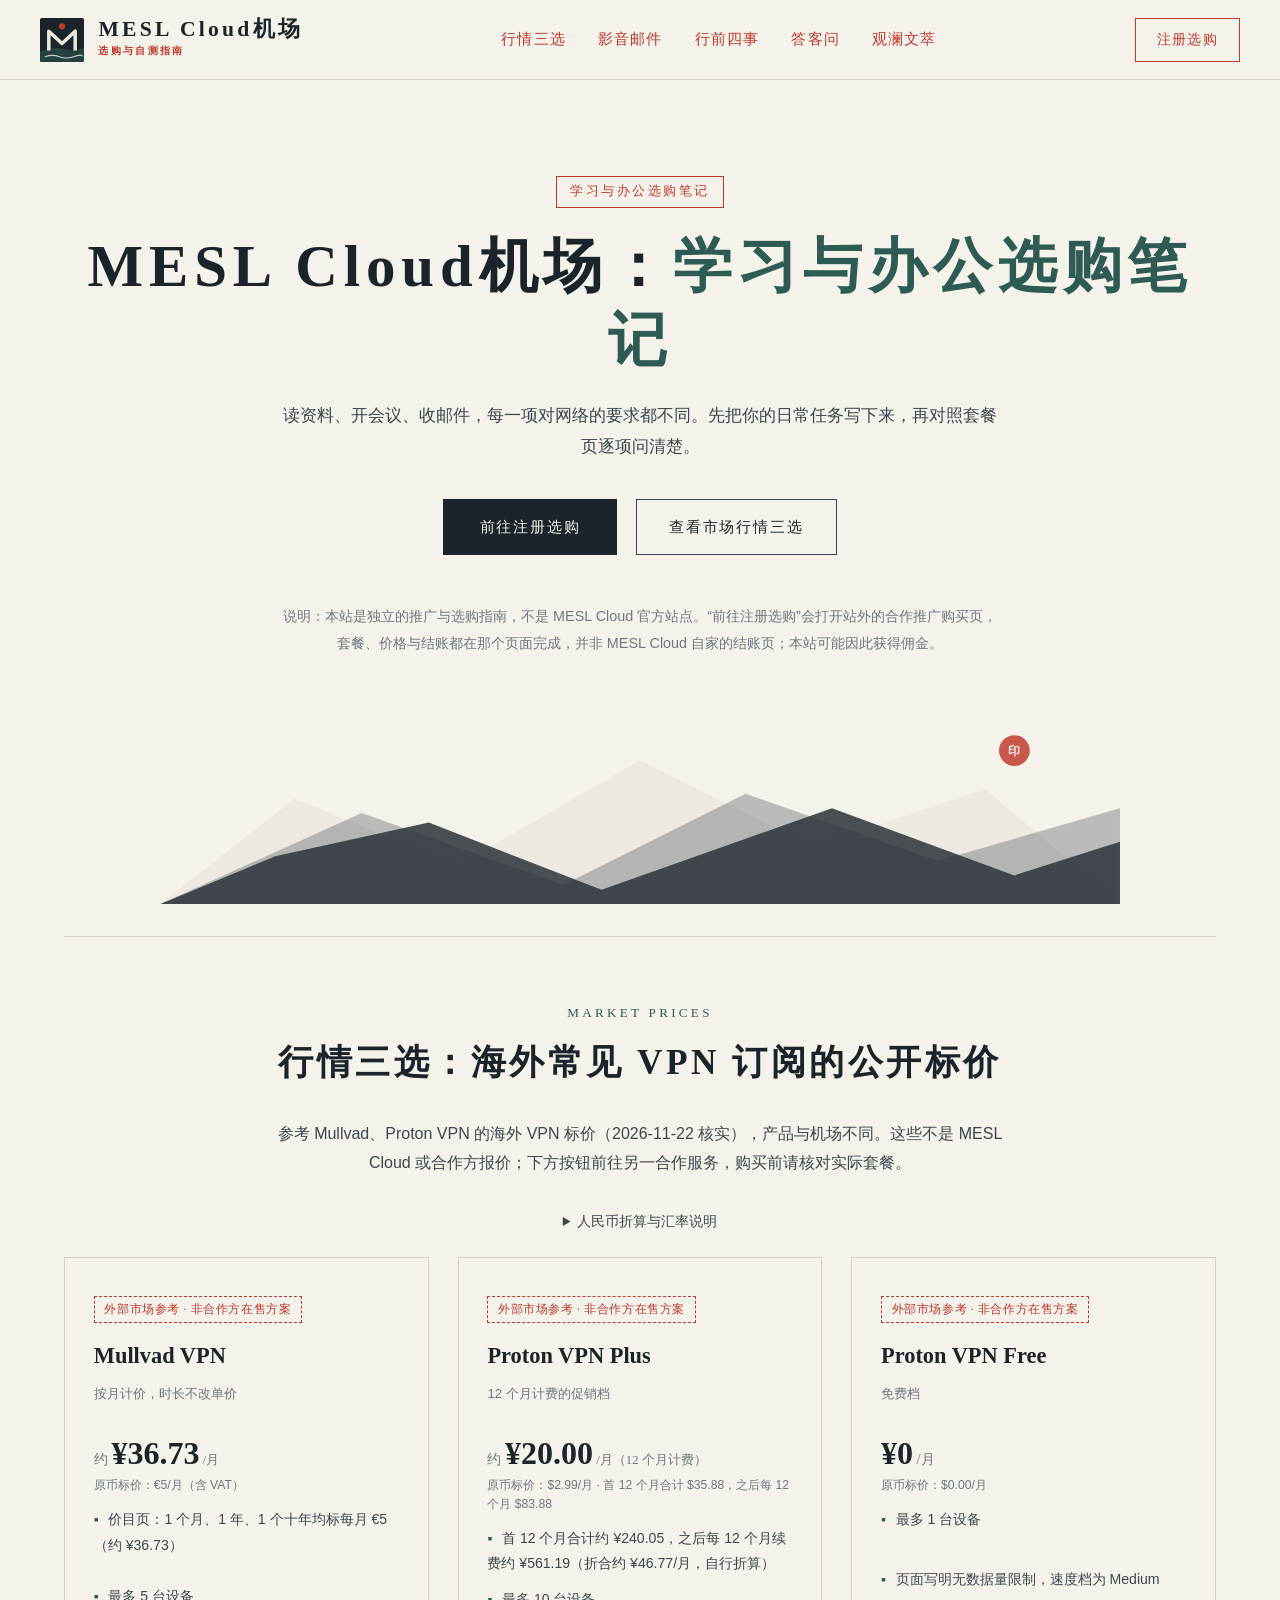
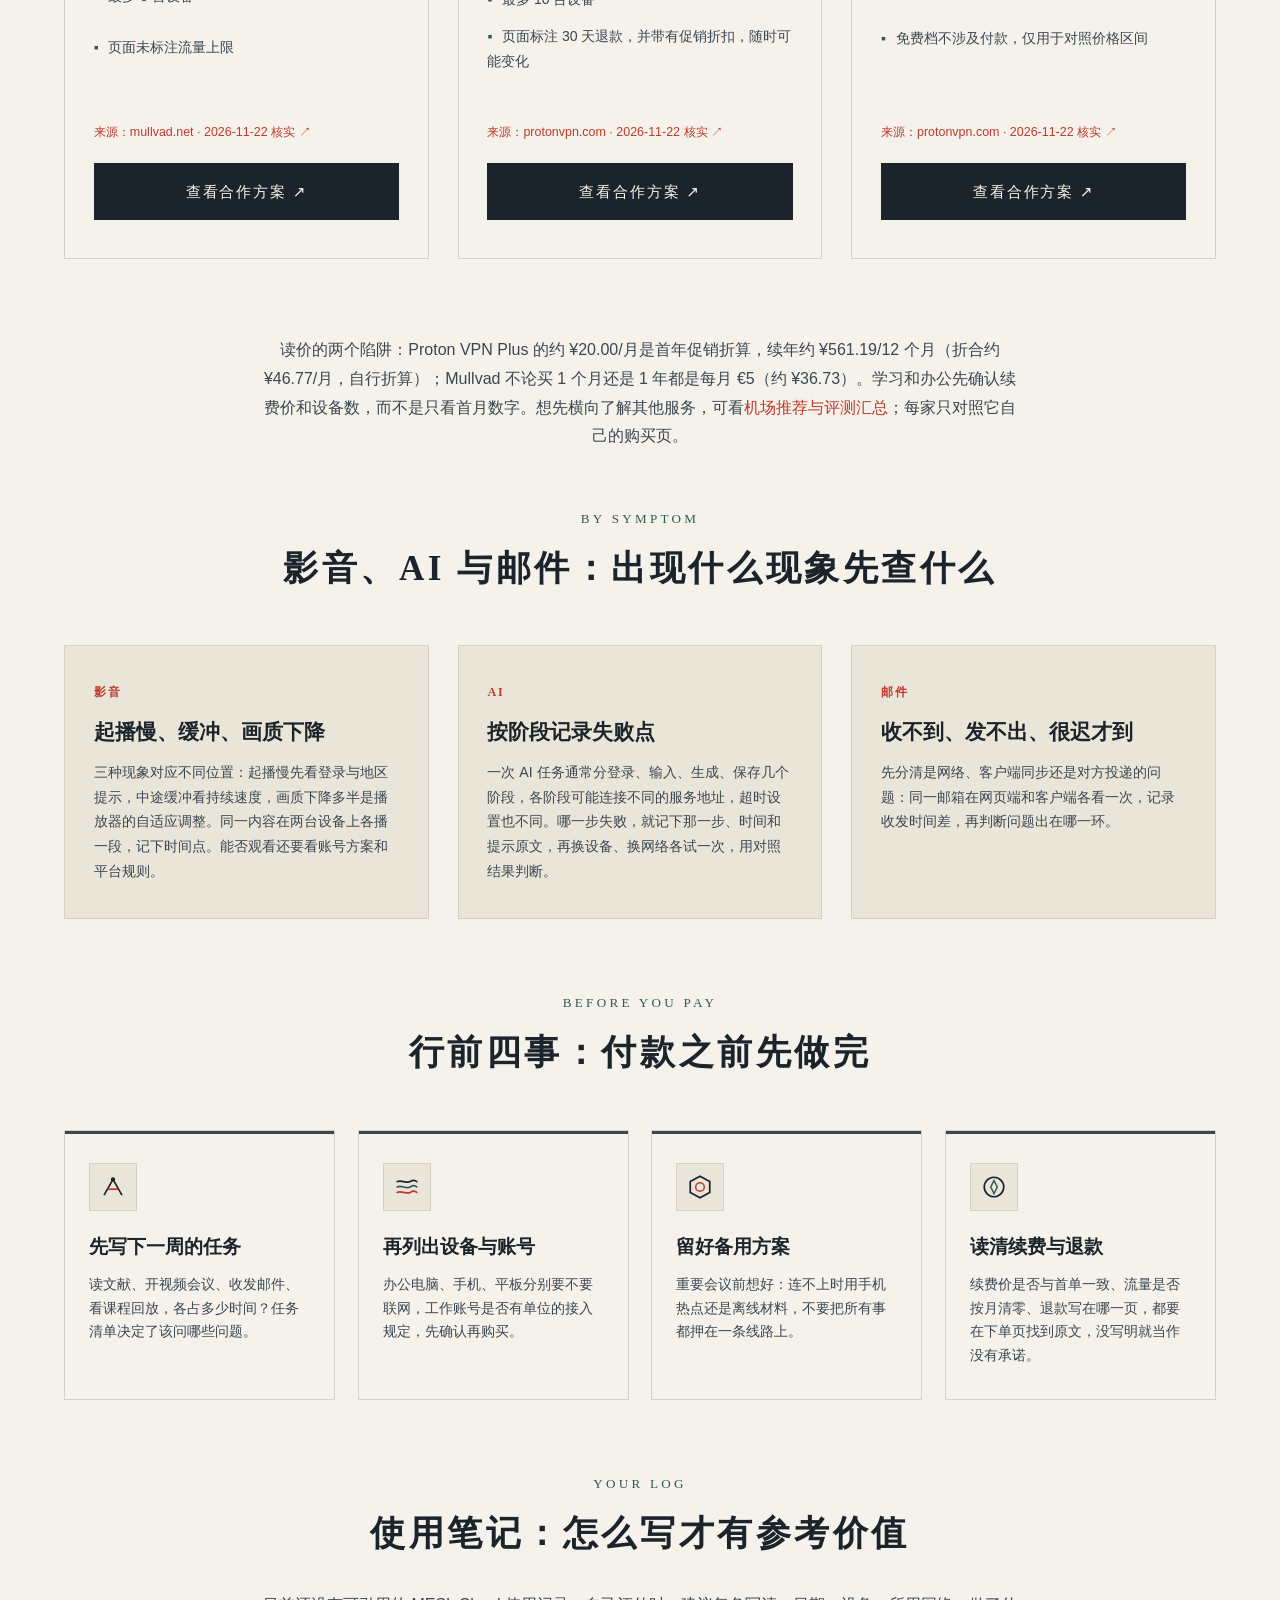
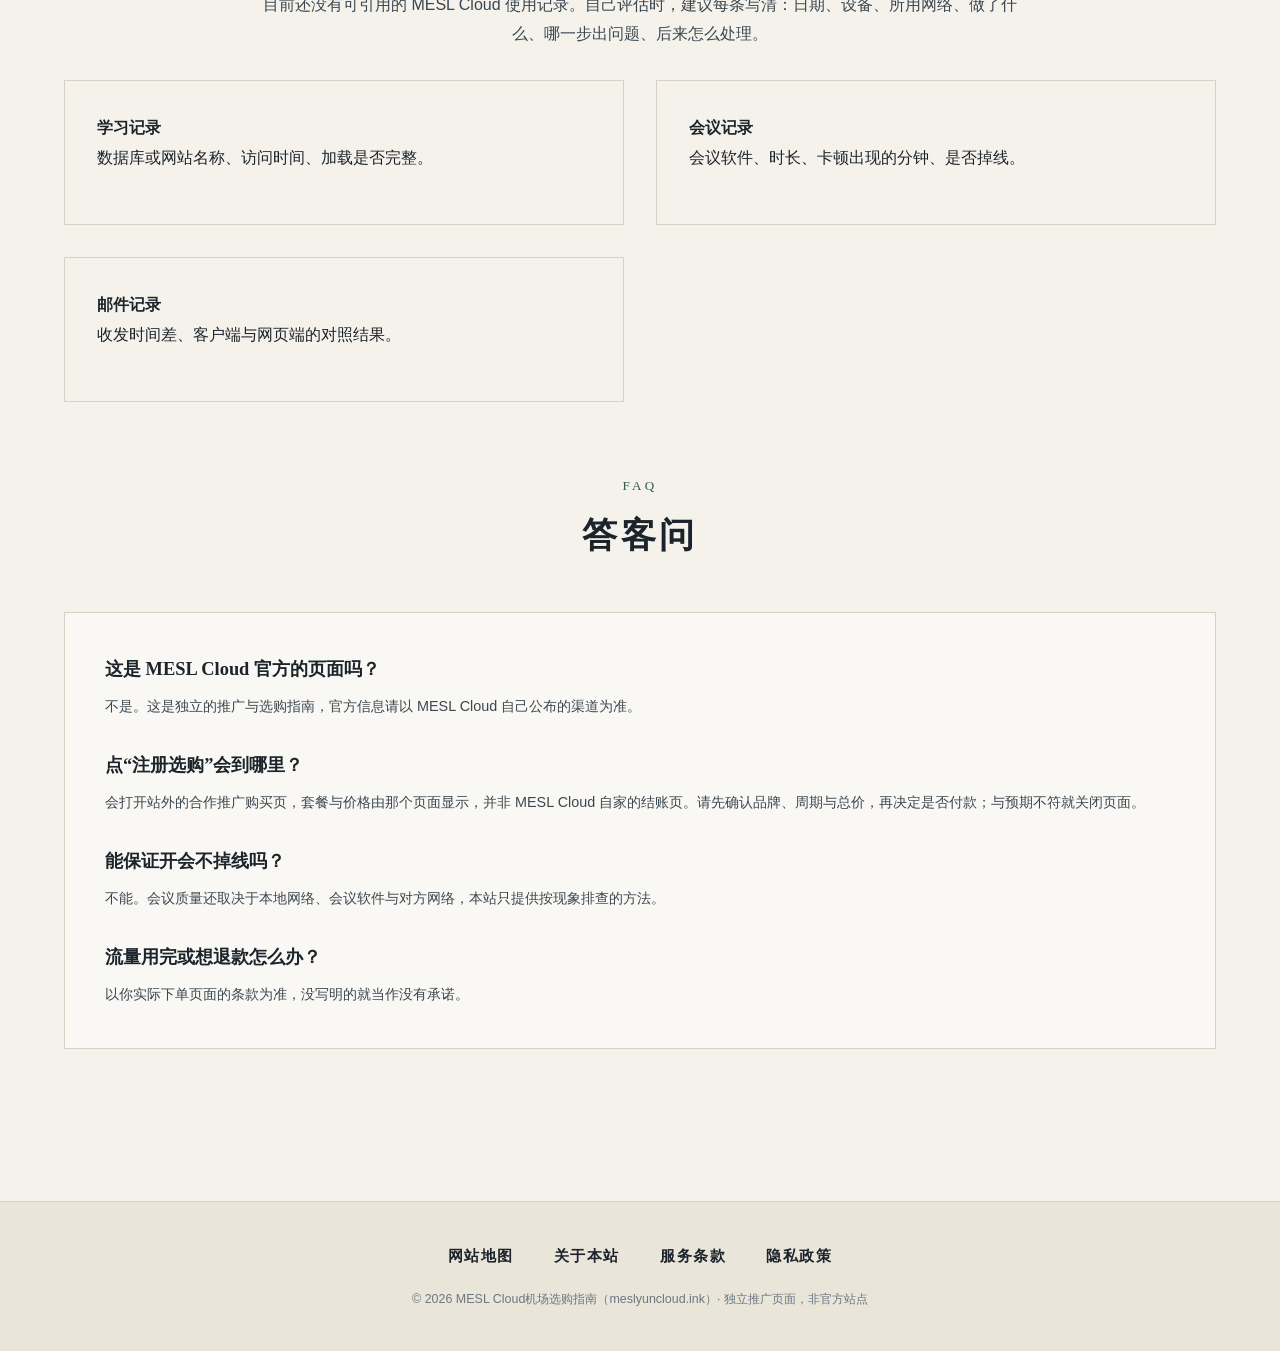
<file: index.html>
<!DOCTYPE html>

<html lang="zh-CN">
<head>
<meta charset="utf-8"/>
<meta content="width=device-width, initial-scale=1.0" name="viewport"/>
<title>MESL Cloud机场怎么选：学习、办公与邮件会议的套餐核对笔记</title>
<meta content="MESL Cloud机场选购笔记：按学习、远程办公、家人共用三种情形核对套餐，并按现象排查影音、AI与邮件问题。本站为独立推广页，不是官方站点。" name="description"/>
<meta content="MESL Cloud, MESL Cloud机场, 机场选购, 套餐核对, 流媒体自测" name="keywords"/>
<link href="https://meslyuncloud.ink/" rel="canonical"/>
<!-- Open Graph / 社交平台卡片优化 -->
<meta content="website" property="og:type"/>
<meta content="https://meslyuncloud.ink/" property="og:url"/>
<meta content="MESL Cloud机场怎么选：学习、办公与邮件会议的套餐核对笔记" property="og:title"/>
<meta content="MESL Cloud机场独立选购指南：买前核对流量重置、设备数、线路与退款，再用视频、AI、办公场景自测。本站为推广与指南页面，不是官方站点，套餐以购买页为准。" property="og:description"/>
<meta content="MESL Cloud机场选购指南" property="og:site_name"/>
<meta content="zh_CN" property="og:locale"/>
<!-- Twitter Card -->
<meta content="summary" name="twitter:card"/>
<meta content="MESL Cloud机场怎么选：学习、办公与邮件会议的套餐核对笔记" name="twitter:title"/>
<meta content="MESL Cloud机场独立选购指南：买前核对流量重置、设备数、线路与退款，再用视频、AI、办公场景自测。本站为推广与指南页面，不是官方站点，套餐以购买页为准。" name="twitter:description"/>
<style>
    :root {
      --ink-paper: #f5f2eb;
      --ink-paper-dark: #eae5d9;
      --ink-black: #1c242b;
      --ink-slate: #3a4750;
      --ink-muted: #6b7782;
      --ink-vermilion: #c0392b;
      --ink-jade: #2e5b53;
      --ink-border: #d8d0c5;
      --ink-font: "Songti SC", "Source Han Serif CN", "Noto Serif CJK SC", "STSong", "SimSun", serif, system-ui;
      --ink-sans: -apple-system, BlinkMacSystemFont, "PingFang SC", "Hiragino Sans GB", "Microsoft YaHei", sans-serif;
    }
    * { box-sizing: border-box; margin: 0; padding: 0; }
    body {
      background: var(--ink-paper);
      color: var(--ink-black);
      font-family: var(--ink-sans);
      line-height: 1.8;
      -webkit-font-smoothing: antialiased;
      overflow-x: hidden;
    }
    a, a:visited { color: var(--ink-vermilion); text-decoration: none; }
    a:hover { color: #962d22; text-decoration: underline; }

    /* Masthead Navigation */
    .ink-masthead {
      border-bottom: 1px solid var(--ink-border);
      padding: 1.1rem 2rem;
      background: rgba(245, 242, 235, 0.98);
      position: sticky;
      top: 0;
      z-index: 100;
    }
    .ink-nav-frame {
      max-width: 1200px;
      margin: 0 auto;
      display: flex;
      justify-content: space-between;
      align-items: center;
    }

    /* Integrated Logo: Mountain Peaks & Vermilion Seal Stamp */
    .ink-emblem-wrap {
      display: flex;
      align-items: center;
      gap: 0.9rem;
    }
    .ink-logo-svg {
      width: 44px;
      height: 44px;
      flex-shrink: 0;
    }
    .ink-title-block {
      display: flex;
      flex-direction: column;
    }
    .ink-brand-zh {
      font-family: var(--ink-font);
      font-size: 1.35rem;
      font-weight: 900;
      letter-spacing: 0.15em;
      color: var(--ink-black);
      line-height: 1.1;
    }
    .ink-brand-en {
      font-size: 0.65rem;
      letter-spacing: 0.22em;
      color: var(--ink-vermilion);
      font-weight: 800;
      text-transform: uppercase;
      font-family: var(--ink-sans);
    }

    .ink-nav-toc {
      display: flex;
      gap: 2rem;
      font-size: 0.92rem;
      font-family: var(--ink-font);
      letter-spacing: 0.08em;
    }
    .ink-nav-toc a:hover {
      color: var(--ink-vermilion);
    }

    .ink-cta-seal,
    .ink-cta-seal:visited {
      display: inline-flex;
      align-items: center;
      justify-content: center;
      border: 1px solid var(--ink-vermilion);
      color: var(--ink-vermilion) !important;
      padding: 0.5rem 1.3rem;
      font-family: var(--ink-font);
      font-size: 0.88rem;
      letter-spacing: 0.1em;
      background: transparent;
      transition: all 0.2s ease;
      min-height: 44px;
    }
    .ink-cta-seal:hover {
      background: var(--ink-vermilion);
      color: #ffffff !important;
    }

    /* Manifesto Container */
    .ink-manifesto {
      max-width: 1200px;
      margin: 0 auto;
      padding: 3rem 1.5rem 5rem;
    }

    /* Hero Vista */
    .ink-hero {
      position: relative;
      text-align: center;
      padding: 3rem 1rem 2rem;
      border-bottom: 1px solid var(--ink-border);
      margin-bottom: 4rem;
    }
    .ink-seal-badge {
      display: inline-block;
      border: 1px solid var(--ink-vermilion);
      color: var(--ink-vermilion);
      padding: 0.2rem 0.8rem;
      font-family: var(--ink-font);
      font-size: 0.8rem;
      letter-spacing: 0.2em;
      margin-bottom: 1.4rem;
    }
    .ink-hero-h1 {
      font-family: var(--ink-font);
      font-size: clamp(2.3rem, 4.6vw, 3.8rem);
      font-weight: 900;
      letter-spacing: 0.1em;
      line-height: 1.25;
      color: var(--ink-black);
      margin-bottom: 1.4rem;
    }
    .ink-hero-h1 span {
      color: var(--ink-jade);
    }
    .ink-hero-lead {
      max-width: 720px;
      margin: 0 auto 2.2rem;
      font-size: 1.05rem;
      color: var(--ink-slate);
      line-height: 1.9;
    }
    .ink-hero-actions {
      display: flex;
      justify-content: center;
      gap: 1.2rem;
      margin-bottom: 3rem;
      flex-wrap: wrap;
    }
    .ink-btn-dark,
    .ink-btn-dark:visited {
      display: inline-flex;
      align-items: center;
      justify-content: center;
      background: var(--ink-black);
      color: var(--ink-paper) !important;
      padding: 0.85rem 2.2rem;
      font-family: var(--ink-font);
      font-size: 0.95rem;
      letter-spacing: 0.12em;
      border: 1px solid var(--ink-black);
      transition: all 0.2s ease;
      min-height: 48px;
    }
    .ink-btn-dark:hover {
      background: var(--ink-jade);
      border-color: var(--ink-jade);
      color: #ffffff !important;
    }
    .ink-btn-trial,
    .ink-btn-trial:visited {
      display: inline-flex;
      align-items: center;
      justify-content: center;
      background: transparent;
      color: var(--ink-black) !important;
      padding: 0.85rem 2rem;
      font-family: var(--ink-font);
      font-size: 0.95rem;
      letter-spacing: 0.12em;
      border: 1px solid var(--ink-slate);
      min-height: 48px;
    }
    .ink-btn-trial:hover {
      background: var(--ink-paper-dark);
      color: var(--ink-black) !important;
    }
    .ink-btn-seo,
    .ink-btn-seo:visited {
      display: inline-flex;
      align-items: center;
      justify-content: center;
      background: #fdf3e7;
      color: #9c4221 !important;
      padding: 0.85rem 2rem;
      font-family: var(--ink-font);
      font-size: 0.95rem;
      letter-spacing: 0.08em;
      border: 1px dashed var(--ink-vermilion);
      transition: all 0.2s ease;
      font-weight: 700;
      min-height: 48px;
    }
    .ink-btn-seo:hover {
      background: #fae4cf;
      color: #7a270b !important;
    }

    /* Nested Mountain Silhouette */
    .ink-silhouette {
      width: 100%;
      max-width: 960px;
      margin: 0 auto;
      overflow: hidden;
      opacity: 0.92;
    }
    .ink-silhouette svg {
      width: 100%;
      height: auto;
      display: block;
    }

    /* Section Headings */
    .ink-sec-title-wrap {
      text-align: center;
      margin-bottom: 2.8rem;
    }
    .ink-sec-tag {
      font-family: var(--ink-font);
      font-size: 0.82rem;
      color: var(--ink-jade);
      letter-spacing: 0.25em;
      display: block;
      margin-bottom: 0.4rem;
    }
    .ink-sec-title {
      font-family: var(--ink-font);
      font-size: 2.2rem;
      font-weight: 900;
      letter-spacing: 0.1em;
      color: var(--ink-black);
    }

    /* Core Advantages: Stone Tablets (random 4 cards) */
    .ink-pillars {
      display: grid;
      grid-template-columns: repeat(4, 1fr);
      gap: 1.4rem;
      margin-bottom: 4.5rem;
    }
    .ink-tablet {
      background: var(--ink-paper);
      border: 1px solid var(--ink-border);
      padding: 2rem 1.5rem;
      position: relative;
      transition: all 0.25s ease;
    }
    .ink-tablet::before {
      content: "";
      position: absolute;
      top: 0;
      left: 0;
      right: 0;
      height: 3px;
      background: var(--ink-slate);
      transition: background 0.25s;
    }
    .ink-tablet:hover {
      transform: translateY(-4px);
      box-shadow: 0 10px 20px rgba(28, 36, 43, 0.06);
    }
    .ink-tablet:hover::before {
      background: var(--ink-vermilion);
    }
    .ink-icon-frame {
      width: 48px;
      height: 48px;
      margin-bottom: 1.2rem;
      display: flex;
      align-items: center;
      justify-content: center;
      border: 1px solid var(--ink-border);
      background: var(--ink-paper-dark);
    }
    .ink-icon-frame svg { width: 26px; height: 26px; }
    .ink-tablet h3 {
      font-family: var(--ink-font);
      font-size: 1.18rem;
      font-weight: 900;
      color: var(--ink-black);
      margin-bottom: 0.6rem;
    }
    .ink-tablet p {
      font-size: 0.86rem;
      color: var(--ink-slate);
      line-height: 1.7;
    }

    /* Streaming & AI Cards (random 3 cards) */
    .ink-stream-grid {
      display: grid;
      grid-template-columns: repeat(3, 1fr);
      gap: 1.8rem;
      margin-bottom: 4.5rem;
    }
    .ink-stream-box {
      background: var(--ink-paper-dark);
      border: 1px solid var(--ink-border);
      padding: 2.2rem 1.8rem;
    }
    .ink-stream-tag {
      font-family: var(--ink-font);
      color: var(--ink-vermilion);
      font-size: 0.76rem;
      letter-spacing: 0.15em;
      display: block;
      margin-bottom: 0.6rem;
      font-weight: 800;
    }
    .ink-stream-box h4 {
      font-family: var(--ink-font);
      font-size: 1.3rem;
      font-weight: 900;
      color: var(--ink-black);
      margin-bottom: 0.6rem;
    }
    .ink-stream-box p {
      font-size: 0.88rem;
      color: var(--ink-slate);
      line-height: 1.75;
    }

    /* Pricing Section (3 tiers) */
    .ink-price-grid {
      display: grid;
      grid-template-columns: repeat(3, 1fr);
      gap: 1.8rem;
      margin-bottom: 4.8rem;
      align-items: stretch;
    }
    .ink-price-card {
      background: var(--ink-paper);
      border: 1px solid var(--ink-border);
      padding: 2.4rem 1.8rem;
      display: flex;
      flex-direction: column;
      position: relative;
    }
    .ink-price-card.featured {
      background: #faf8f5;
      border: 2px solid var(--ink-vermilion);
      box-shadow: 0 12px 28px rgba(192, 57, 43, 0.08);
    }
    .ink-featured-stamp {
      position: absolute;
      top: 15px;
      right: 15px;
      border: 1.5px solid var(--ink-vermilion);
      color: var(--ink-vermilion);
      font-family: var(--ink-font);
      font-size: 0.72rem;
      padding: 0.15rem 0.5rem;
      font-weight: 900;
    }
    .ink-tier-name {
      font-family: var(--ink-font);
      font-size: 1.4rem;
      font-weight: 900;
      color: var(--ink-black);
      margin-bottom: 0.4rem;
    }
    .ink-tier-sub {
      font-size: 0.82rem;
      color: var(--ink-muted);
      margin-bottom: 1.5rem;
    }
    .ink-price-line {
      display: flex;
      align-items: baseline;
      gap: 0.3rem;
      margin-bottom: 1.8rem;
      font-family: var(--ink-font);
    }
    .ink-price-num {
      font-size: 2.8rem;
      font-weight: 900;
      color: var(--ink-black);
      line-height: 1;
    }
    .ink-tier-specs {
      list-style: none;
      display: grid;
      gap: 0.7rem;
      font-size: 0.88rem;
      color: var(--ink-slate);
      margin-bottom: 2.2rem;
      flex-grow: 1;
    }
    .ink-tier-specs li::before {
      content: "▪";
      color: var(--ink-jade);
      margin-right: 0.6rem;
    }

    /* FAQ (3 items) */
    .ink-faq-frame {
      border: 1px solid var(--ink-border);
      background: #faf8f5;
      padding: 2.5rem;
      margin-bottom: 4.5rem;
      display: grid;
      gap: 1.8rem;
    }
    .ink-faq-item h4 {
      font-family: var(--ink-font);
      font-size: 1.15rem;
      font-weight: 900;
      color: var(--ink-black);
      margin-bottom: 0.5rem;
    }
    .ink-faq-item p {
      font-size: 0.9rem;
      color: var(--ink-slate);
      line-height: 1.8;
    }

    /* Testimonials with Stamps (random 4 items) */
    .ink-testimonials-grid {
      display: grid;
      grid-template-columns: 1fr 1fr;
      gap: 2rem;
      margin-bottom: 4.5rem;
    }
    .ink-test-card {
      border: 1px solid var(--ink-border);
      background: var(--ink-paper);
      padding: 2rem;
    }
    .ink-test-quote {
      font-family: var(--ink-font);
      font-size: 0.98rem;
      line-height: 1.9;
      color: var(--ink-black);
      margin-bottom: 1.2rem;
    }
    .ink-test-foot {
      display: flex;
      align-items: center;
      gap: 0.8rem;
    }
    .ink-seal-stamp {
      border: 1.5px solid var(--ink-vermilion);
      color: var(--ink-vermilion);
      padding: 0.15rem 0.45rem;
      font-family: var(--ink-font);
      font-size: 0.72rem;
      font-weight: 900;
    }
    .ink-test-who {
      font-size: 0.82rem;
      color: var(--ink-muted);
    }

    /* Strict Footer: Only 4 Titles */
    .ink-footer-strict {
      border-top: 1px solid var(--ink-border);
      padding: 2.5rem 1.5rem;
      text-align: center;
      background: var(--ink-paper-dark);
      font-family: var(--ink-font);
    }
    .ink-footer-nav {
      display: flex;
      justify-content: center;
      gap: 2.5rem;
      margin-bottom: 1.2rem;
      flex-wrap: wrap;
    }
    .ink-footer-nav a {
      font-size: 0.95rem;
      letter-spacing: 0.1em;
      color: var(--ink-black);
      font-weight: 800;
    }
    .ink-footer-nav a:hover {
      color: var(--ink-vermilion);
    }
    .ink-footer-copy {
      font-size: 0.78rem;
      color: var(--ink-muted);
      font-family: var(--ink-sans);
    }

    /* Responsive */
    @media (max-width: 900px) {
      .ink-masthead { padding: 0.5rem 1rem; position: static; }
      .ink-nav-frame { flex-wrap: wrap; gap: 0.75rem 0.5rem; }
      .ink-emblem-wrap { order: 1; }
      .ink-cta-seal { order: 2; padding: 0.3rem 0.7rem; font-size: 0.78rem; min-height: 34px; }
      .ink-hero { padding-top: 1.5rem; }
      .ink-nav-toc {
        order: 3;
        display: flex;
        width: 100%;
        overflow-x: auto;
        white-space: nowrap;
        -webkit-overflow-scrolling: touch;
        gap: 0.6rem;
        padding: 0.4rem 0 0.1rem;
        border-top: 1px solid var(--ink-border);
        scrollbar-width: none;
      }
      .ink-nav-toc::-webkit-scrollbar { display: none; }
      .ink-nav-toc a {
        padding: 0.35rem 0.75rem;
        font-size: 0.82rem;
        background: var(--ink-paper-dark);
        border: 1px solid var(--ink-border);
        flex-shrink: 0;
      }
      .ink-pillars { grid-template-columns: 1fr; }
      .ink-stream-grid { grid-template-columns: 1fr; }
      .ink-price-grid { grid-template-columns: 1fr; }
      .ink-testimonials-grid { grid-template-columns: 1fr; }
      .ink-hero-actions { flex-direction: column; align-items: stretch; }
      .ink-btn-dark, .ink-btn-seo { width: 100%; text-align: center; }
    }
  
    /* conversion-revision-2026-11-22 */
    .ink-price-card { display: flex; flex-direction: column; }
    .ink-price-card .ink-tier-specs { flex: 1; }
    .ink-card-btn { margin-top: 1.3rem; width: 100%; text-align: center; }
    .ink-nav-toc a { white-space: nowrap; }
  
    /* market-price cards (2026-11-22) */
    .ink-mk-chip { align-self: flex-start; display: inline-block; font-family: var(--ink-font); font-size: 0.74rem; color: var(--ink-vermilion); border: 1px dashed var(--ink-vermilion); padding: 0.1rem 0.6rem; margin-bottom: 0.8rem; letter-spacing: 0.05em; }
    .ink-mk-price { font-family: var(--ink-font); font-size: 2rem; font-weight: 900; color: var(--ink-black); margin: 0.3rem 0 0.8rem; line-height: 1.15; }
    .ink-mk-price small { font-size: 0.8rem; font-weight: 500; color: var(--ink-muted); }
    .ink-mk-source { font-size: 0.78rem; margin-top: 0.8rem; line-height: 1.6; }
      .ink-mk-orig { display: block; font-family: var(--ink-sans); font-size: 0.76rem; font-weight: 400; color: var(--ink-muted); margin-top: 0.3rem; line-height: 1.5; }
    .ink-mk-price small:first-child { font-size: 0.9rem; }
  </style>
<style id="anchor-clearance">#plans{scroll-margin-top:120px;}@media(max-width:768px){#plans{scroll-margin-top:20px;}}</style></head>
<body>
<nav class="ink-masthead">
<div class="ink-nav-frame">
<a aria-label="MESL Cloud机场选购指南首页" class="ink-emblem-wrap" href="index.html">
<svg aria-label="MESL Cloud机场徽标" class="ink-logo-svg" fill="none" role="img" viewbox="0 0 100 100" xmlns="http://www.w3.org/2000/svg">
<rect fill="#1C242B" height="100" rx="4" width="100"></rect>
<path d="M0 76Q25 64 50 70T100 68V100H0Z" fill="#2E5B53" opacity="0.55"></path>
<polyline fill="none" points="20,74 20,30 50,58 80,30 80,74" stroke="#EAE5D9" stroke-linejoin="round" stroke-width="8"></polyline>
<path d="M12 88Q28 82 44 88T76 88T96 86" opacity="0.85" stroke="#EAE5D9" stroke-linecap="round" stroke-width="2.5"></path>
<circle cx="50" cy="19" fill="#C0392B" r="7"></circle>
</svg>
<div class="ink-title-block">
<span class="ink-brand-zh">MESL Cloud机场</span>
<span class="ink-brand-en">选购与自测指南</span>
</div>
</a>
<div class="ink-nav-toc">
<a href="index.html#plans">行情三选</a>
<a href="index.html#media">影音邮件</a>
<a href="index.html#strength">行前四事</a>
<a href="index.html#faq">答客问</a>
<a href="chronicles.html">观澜文萃</a>
</div>
<a class="ink-cta-seal" href="https://ww012.twilightaff.com/#/?code=A56DH1Af" rel="nofollow sponsored noopener" target="_blank">
<span>注册选购</span>
</a>
</div>
</nav>
<article class="ink-manifesto">
<section class="ink-hero">
<span class="ink-seal-badge">学习与办公选购笔记</span>
<h1 class="ink-hero-h1">MESL Cloud机场：<span>学习与办公选购笔记</span></h1>
<p class="ink-hero-lead">读资料、开会议、收邮件，每一项对网络的要求都不同。先把你的日常任务写下来，再对照套餐页逐项问清楚。</p>
<div class="ink-hero-actions">
<a class="ink-btn-dark" href="https://ww012.twilightaff.com/#/?code=A56DH1Af" rel="nofollow sponsored noopener" target="_blank">前往注册选购</a>
<a class="ink-btn-trial" data-package-cta="" href="#plans">查看市场行情三选</a>
</div>
<p class="ink-hero-lead" style="font-size:0.9rem; margin-top:1rem; color:var(--ink-muted)">说明：本站是独立的推广与选购指南，不是 MESL Cloud 官方站点。“前往注册选购”会打开站外的合作推广购买页，套餐、价格与结账都在那个页面完成，并非 MESL Cloud 自家的结账页；本站可能因此获得佣金。</p>
<figure class="ink-silhouette">
<svg fill="none" viewbox="0 0 1000 220" xmlns="http://www.w3.org/2000/svg">
<path d="M0 220L140 110L310 180L500 70L680 160L860 100L1000 220H0Z" fill="#EAE5D9" opacity="0.6"></path>
<path d="M0 220L210 125L420 200L610 105L810 175L1000 120V220H0Z" fill="#3A4750" opacity="0.35"></path>
<path d="M0 220L120 170L280 135L460 205L700 120L890 190L1000 155V220H0Z" fill="#1C242B" opacity="0.85"></path>
<circle cx="890" cy="60" fill="#C0392B" opacity="0.9" r="16"></circle>
<text fill="#F5F2EB" font-family="serif" font-size="12" font-weight="900" text-anchor="middle" x="890" y="65">印</text>
</svg>
</figure>
</section>
<div class="ink-sec-title-wrap" id="plans">
<span class="ink-sec-tag">MARKET PRICES</span>
<h2 class="ink-sec-title">行情三选：海外常见 VPN 订阅的公开标价</h2>
</div>
<p style="max-width:760px;margin:-1.2rem auto 2rem;color:var(--ink-slate);text-align:center">参考 Mullvad、Proton VPN 的海外 VPN 标价（2026-11-22 核实），产品与机场不同。这些不是 MESL Cloud 或合作方报价；下方按钮前往另一合作服务，购买前请核对实际套餐。</p><details class="currency-note" style="max-width:760px;margin:0 auto 24px;font-size:.85rem;line-height:1.7;color:var(--ink-slate);text-align:center;"><summary style="cursor:pointer">人民币折算与汇率说明</summary><p>人民币金额是按中国银行 2026-11-22 10:30 现汇卖出价（USD/CNY 6.6904，EUR/CNY 7.3464）折算的参考值，不含支付手续费，不是在售人民币报价，实际支付币种与金额以结算页为准。 <a href="https://www.boc.cn/sourcedb/whpj/" rel="nofollow noopener" target="_blank">汇率来源：中国银行外汇牌价 · 2026-11-22 10:30 ↗</a></p></details>
<section class="ink-price-grid">
<article class="ink-price-card" data-plan-slot="1">
<span class="ink-mk-chip">外部市场参考 · 非合作方在售方案</span>
<h3 class="ink-tier-name">Mullvad VPN</h3>
<p class="ink-tier-sub">按月计价，时长不改单价</p>
<p class="ink-mk-price"><small>约 </small>¥36.73<small> /月</small><span class="ink-mk-orig">原币标价：€5/月（含 VAT）</span></p>
<ul class="ink-tier-specs"><li>价目页：1 个月、1 年、1 个十年均标每月 €5（约 ¥36.73）</li><li>最多 5 台设备</li><li>页面未标注流量上限</li></ul>
<p class="ink-mk-source"><a href="https://mullvad.net/en/pricing" rel="nofollow noopener" target="_blank">来源：mullvad.net · 2026-11-22 核实 ↗</a></p>
<a class="ink-btn-dark ink-card-btn" href="https://ww012.twilightaff.com/#/?code=A56DH1Af" rel="nofollow sponsored noopener" target="_blank">查看合作方案 ↗</a>
</article>
<article class="ink-price-card" data-plan-slot="2">
<span class="ink-mk-chip">外部市场参考 · 非合作方在售方案</span>
<h3 class="ink-tier-name">Proton VPN Plus</h3>
<p class="ink-tier-sub">12 个月计费的促销档</p>
<p class="ink-mk-price"><small>约 </small>¥20.00<small> /月（12 个月计费）</small><span class="ink-mk-orig">原币标价：$2.99/月 · 首 12 个月合计 $35.88，之后每 12 个月 $83.88</span></p>
<ul class="ink-tier-specs"><li>首 12 个月合计约 ¥240.05，之后每 12 个月续费约 ¥561.19（折合约 ¥46.77/月，自行折算）</li><li>最多 10 台设备</li><li>页面标注 30 天退款，并带有促销折扣，随时可能变化</li></ul>
<p class="ink-mk-source"><a href="https://protonvpn.com/pricing" rel="nofollow noopener" target="_blank">来源：protonvpn.com · 2026-11-22 核实 ↗</a></p>
<a class="ink-btn-dark ink-card-btn" href="https://ww012.twilightaff.com/#/?code=A56DH1Af" rel="nofollow sponsored noopener" target="_blank">查看合作方案 ↗</a>
</article>
<article class="ink-price-card" data-plan-slot="3">
<span class="ink-mk-chip">外部市场参考 · 非合作方在售方案</span>
<h3 class="ink-tier-name">Proton VPN Free</h3>
<p class="ink-tier-sub">免费档</p>
<p class="ink-mk-price">¥0<small> /月</small><span class="ink-mk-orig">原币标价：$0.00/月</span></p>
<ul class="ink-tier-specs"><li>最多 1 台设备</li><li>页面写明无数据量限制，速度档为 Medium</li><li>免费档不涉及付款，仅用于对照价格区间</li></ul>
<p class="ink-mk-source"><a href="https://protonvpn.com/pricing" rel="nofollow noopener" target="_blank">来源：protonvpn.com · 2026-11-22 核实 ↗</a></p>
<a class="ink-btn-dark ink-card-btn" href="https://ww012.twilightaff.com/#/?code=A56DH1Af" rel="nofollow sponsored noopener" target="_blank">查看合作方案 ↗</a>
</article>
</section>
<p style="max-width:760px;margin:0 auto 3.5rem;color:var(--ink-slate);text-align:center">读价的两个陷阱：Proton VPN Plus 的约 ¥20.00/月是首年促销折算，续年约 ¥561.19/12 个月（折合约 ¥46.77/月，自行折算）；Mullvad 不论买 1 个月还是 1 年都是每月 €5（约 ¥36.73）。学习和办公先确认续费价和设备数，而不是只看首月数字。想先横向了解其他服务，可看<a href="https://dajichang.mom/">机场推荐与评测汇总</a>；每家只对照它自己的购买页。</p>
<div class="ink-sec-title-wrap" id="media">
<span class="ink-sec-tag">BY SYMPTOM</span>
<h2 class="ink-sec-title">影音、AI 与邮件：出现什么现象先查什么</h2>
</div>
<section class="ink-stream-grid">
<div class="ink-stream-box">
<span class="ink-stream-tag">影音</span>
<h4>起播慢、缓冲、画质下降</h4>
<p>三种现象对应不同位置：起播慢先看登录与地区提示，中途缓冲看持续速度，画质下降多半是播放器的自适应调整。同一内容在两台设备上各播一段，记下时间点。能否观看还要看账号方案和平台规则。</p>
</div>
<div class="ink-stream-box">
<span class="ink-stream-tag">AI</span>
<h4>按阶段记录失败点</h4>
<p>一次 AI 任务通常分登录、输入、生成、保存几个阶段，各阶段可能连接不同的服务地址，超时设置也不同。哪一步失败，就记下那一步、时间和提示原文，再换设备、换网络各试一次，用对照结果判断。</p>
</div>
<div class="ink-stream-box">
<span class="ink-stream-tag">邮件</span>
<h4>收不到、发不出、很迟才到</h4>
<p>先分清是网络、客户端同步还是对方投递的问题：同一邮箱在网页端和客户端各看一次，记录收发时间差，再判断问题出在哪一环。</p>
</div>
</section>
<div class="ink-sec-title-wrap" id="strength">
<span class="ink-sec-tag">BEFORE YOU PAY</span>
<h2 class="ink-sec-title">行前四事：付款之前先做完</h2>
</div>
<section class="ink-pillars">
<div class="ink-tablet">
<div class="ink-icon-frame">
<svg fill="none" viewbox="0 0 24 24" xmlns="http://www.w3.org/2000/svg">
<path d="M4 19L12 5L20 19" stroke="#1C242B" stroke-linecap="round" stroke-width="1.6"></path>
<path d="M7 14H17" stroke="#C0392B" stroke-width="1.6"></path>
<circle cx="12" cy="5" fill="#1C242B" r="2"></circle>
</svg>
</div>
<h3>先写下一周的任务</h3>
<p>读文献、开视频会议、收发邮件、看课程回放，各占多少时间？任务清单决定了该问哪些问题。</p>
</div>
<div class="ink-tablet">
<div class="ink-icon-frame">
<svg fill="none" viewbox="0 0 24 24" xmlns="http://www.w3.org/2000/svg">
<path d="M3 7C7 5 11 9 15 7C18 5 20 6 21 7" stroke="#1C242B" stroke-linecap="round" stroke-width="1.6"></path>
<path d="M3 12C7 10 11 14 15 12C18 10 20 11 21 12" stroke="#2E5B53" stroke-linecap="round" stroke-width="1.6"></path>
<path d="M3 17C7 15 11 19 15 17C18 15 20 16 21 17" stroke="#C0392B" stroke-linecap="round" stroke-width="1.6"></path>
</svg>
</div>
<h3>再列出设备与账号</h3>
<p>办公电脑、手机、平板分别要不要联网，工作账号是否有单位的接入规定，先确认再购买。</p>
</div>
<div class="ink-tablet">
<div class="ink-icon-frame">
<svg fill="none" viewbox="0 0 24 24" xmlns="http://www.w3.org/2000/svg">
<polygon points="12,2 21,7 21,17 12,22 3,17 3,7" stroke="#1C242B" stroke-width="1.6"></polygon>
<circle cx="12" cy="12" r="4" stroke="#C0392B" stroke-width="1.4"></circle>
</svg>
</div>
<h3>留好备用方案</h3>
<p>重要会议前想好：连不上时用手机热点还是离线材料，不要把所有事都押在一条线路上。</p>
</div>
<div class="ink-tablet">
<div class="ink-icon-frame">
<svg fill="none" viewbox="0 0 24 24" xmlns="http://www.w3.org/2000/svg">
<circle cx="12" cy="12" r="9" stroke="#1C242B" stroke-width="1.6"></circle>
<polygon fill="#EAE5D9" points="12,6 15,12 12,18 9,12" stroke="#2E5B53" stroke-width="1.4"></polygon>
</svg>
</div>
<h3>读清续费与退款</h3>
<p>续费价是否与首单一致、流量是否按月清零、退款写在哪一页，都要在下单页找到原文，没写明就当作没有承诺。</p>
</div>
</section>
<div class="ink-sec-title-wrap">
<span class="ink-sec-tag">YOUR LOG</span>
<h2 class="ink-sec-title">使用笔记：怎么写才有参考价值</h2>
</div>
<p style="max-width:760px;margin:-1.2rem auto 2rem;color:var(--ink-slate);text-align:center">目前还没有可引用的 MESL Cloud 使用记录。自己评估时，建议每条写清：日期、设备、所用网络、做了什么、哪一步出问题、后来怎么处理。</p>
<section class="ink-testimonials-grid">
<div class="ink-test-card"><p class="ink-test-quote"><strong>学习记录</strong><br/>数据库或网站名称、访问时间、加载是否完整。</p></div>
<div class="ink-test-card"><p class="ink-test-quote"><strong>会议记录</strong><br/>会议软件、时长、卡顿出现的分钟、是否掉线。</p></div>
<div class="ink-test-card"><p class="ink-test-quote"><strong>邮件记录</strong><br/>收发时间差、客户端与网页端的对照结果。</p></div>
</section>
<div class="ink-sec-title-wrap" id="faq">
<span class="ink-sec-tag">FAQ</span>
<h2 class="ink-sec-title">答客问</h2>
</div>
<section class="ink-faq-frame">
<div class="ink-faq-item">
<h4>这是 MESL Cloud 官方的页面吗？</h4>
<p>不是。这是独立的推广与选购指南，官方信息请以 MESL Cloud 自己公布的渠道为准。</p>
</div>
<div class="ink-faq-item">
<h4>点“注册选购”会到哪里？</h4>
<p>会打开站外的合作推广购买页，套餐与价格由那个页面显示，并非 MESL Cloud 自家的结账页。请先确认品牌、周期与总价，再决定是否付款；与预期不符就关闭页面。</p>
</div>
<div class="ink-faq-item">
<h4>能保证开会不掉线吗？</h4>
<p>不能。会议质量还取决于本地网络、会议软件与对方网络，本站只提供按现象排查的方法。</p>
</div>
<div class="ink-faq-item">
<h4>流量用完或想退款怎么办？</h4>
<p>以你实际下单页面的条款为准，没写明的就当作没有承诺。</p>
</div>
</section>
</article>
<footer class="ink-footer-strict">
<div class="ink-footer-nav">
<a href="sitemap.html">网站地图</a>
<a href="about.html">关于本站</a>
<a href="terms.html">服务条款</a>
<a href="privacy.html">隐私政策</a>
</div>
<div class="ink-footer-copy">
      © 2026 MESL Cloud机场选购指南（meslyuncloud.ink）· 独立推广页面，非官方站点
    </div>
</footer>
</body>
</html>
</file>
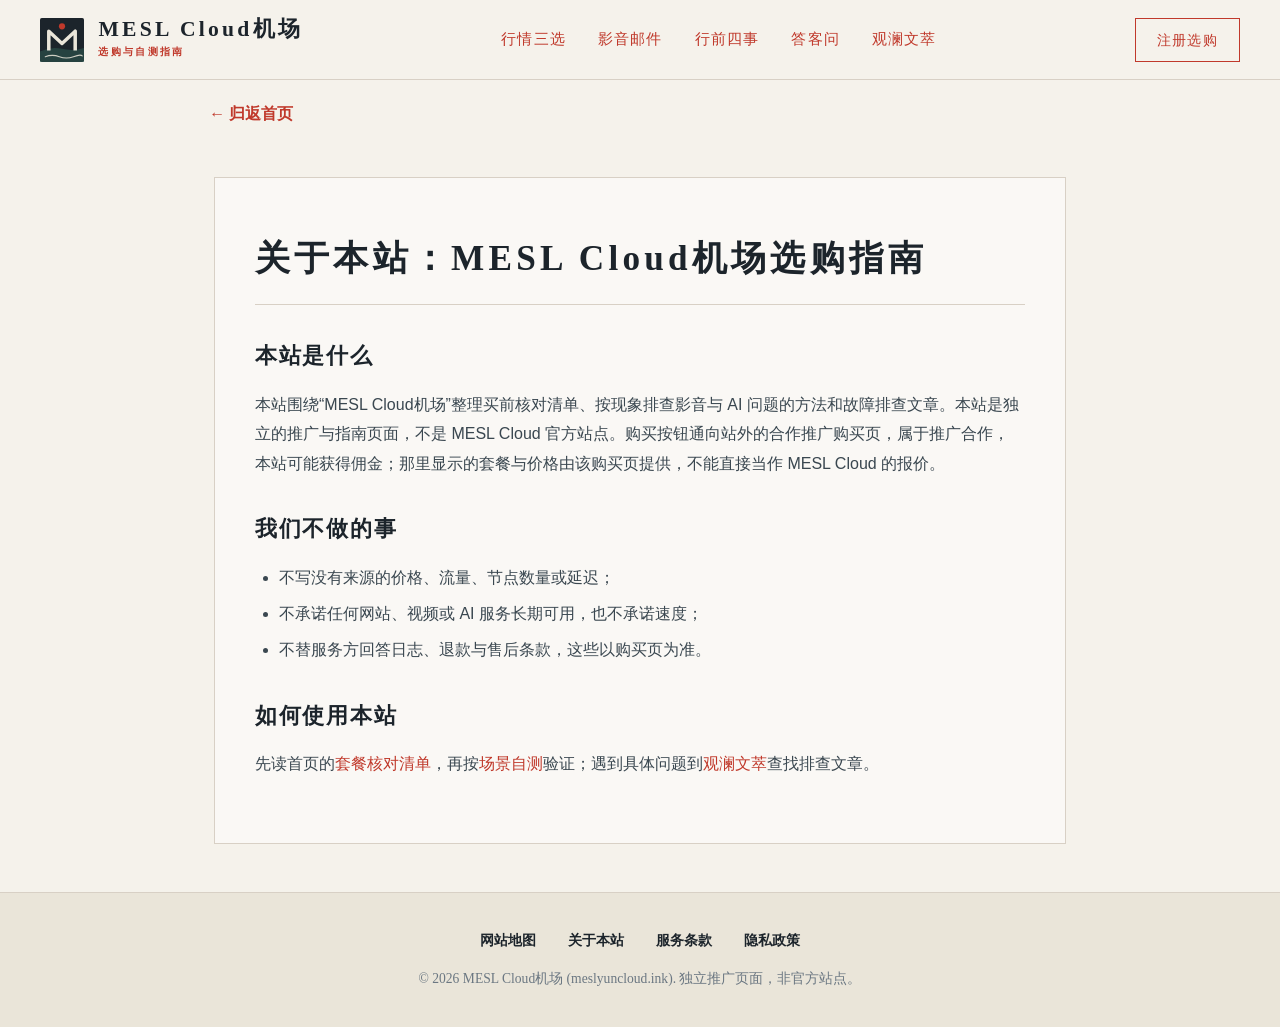
<file: about.html>
<!DOCTYPE html>
<html lang="zh-CN">
<head>
  <meta charset="UTF-8">
  <meta name="viewport" content="width=device-width, initial-scale=1.0">
  <title>关于我们 · MESL Cloud机场</title>
<meta content="MESL Cloud机场选购指南的独立推广声明：本站不是官方站点，说明本站做什么、不做什么。" name="description"/>
  <style>
    :root {
      --ink-paper: #f5f2eb;
      --ink-paper-dark: #eae5d9;
      --ink-black: #1c242b;
      --ink-slate: #3a4750;
      --ink-muted: #6b7782;
      --ink-vermilion: #c0392b;
      --ink-jade: #2e5b53;
      --ink-border: #d8d0c5;
      --ink-font: "Songti SC", "Source Han Serif CN", serif, system-ui;
      --ink-sans: -apple-system, BlinkMacSystemFont, "PingFang SC", sans-serif;
    }
    * { box-sizing: border-box; margin: 0; padding: 0; }
    body { background: var(--ink-paper); color: var(--ink-black); font-family: var(--ink-sans); line-height: 1.85; }
    a { color: var(--ink-vermilion); text-decoration: none; }
    .page-header { background: var(--ink-paper); border-bottom: 1px solid var(--ink-border); padding: 1.2rem 2rem; }
    .page-header-inner { max-width: 900px; margin: 0 auto; display: flex; justify-content: space-between; align-items: center; }
    .brand-title { font-family: var(--ink-font); font-weight: 900; font-size: 1.3rem; letter-spacing: 0.1em; color: var(--ink-black); }
    .main-wrap { max-width: 900px; margin: 3rem auto; padding: 0 1.5rem; }
    .content-card { background: #faf8f5; border: 1px solid var(--ink-border); padding: 3rem 2.5rem; }
    h1 { font-family: var(--ink-font); font-size: 2.2rem; font-weight: 900; letter-spacing: 0.12em; color: var(--ink-black); border-bottom: 1px solid var(--ink-border); padding-bottom: 0.8rem; margin-bottom: 1.5rem; }
    h2 { font-family: var(--ink-font); font-size: 1.35rem; font-weight: 900; letter-spacing: 0.08em; color: var(--ink-black); margin: 2rem 0 0.8rem; }
    p { margin-bottom: 1rem; color: var(--ink-slate); }
    ul { margin-left: 1.5rem; margin-bottom: 1.2rem; color: var(--ink-slate); }
    li { margin-bottom: 0.4rem; }
    .footer-bar { border-top: 1px solid var(--ink-border); padding: 2.2rem 1.5rem; text-align: center; background: var(--ink-paper-dark); font-family: var(--ink-font); font-size: 0.85rem; color: var(--ink-muted); }
    .footer-nav { display: flex; justify-content: center; gap: 2rem; margin-bottom: 0.8rem; font-weight: 800; }
    .footer-nav a { color: var(--ink-black); }
    .footer-nav a:hover { color: var(--ink-vermilion); }
  </style>
<link href="masthead.css" rel="stylesheet"/>
  <link rel="canonical" href="https://meslyuncloud.ink/about.html">
</head>
<body>
  <nav class="ink-masthead">
<div class="ink-nav-frame">
<a aria-label="MESL Cloud机场选购指南首页" class="ink-emblem-wrap" href="index.html">
<svg aria-label="MESL Cloud机场徽标" class="ink-logo-svg" fill="none" role="img" viewbox="0 0 100 100" xmlns="http://www.w3.org/2000/svg">
<rect fill="#1C242B" height="100" rx="4" width="100"></rect>
<path d="M0 76Q25 64 50 70T100 68V100H0Z" fill="#2E5B53" opacity="0.55"></path>
<polyline fill="none" points="20,74 20,30 50,58 80,30 80,74" stroke="#EAE5D9" stroke-linejoin="round" stroke-width="8"></polyline>
<path d="M12 88Q28 82 44 88T76 88T96 86" opacity="0.85" stroke="#EAE5D9" stroke-linecap="round" stroke-width="2.5"></path>
<circle cx="50" cy="19" fill="#C0392B" r="7"></circle>
</svg>
<div class="ink-title-block">
<span class="ink-brand-zh">MESL Cloud机场</span>
<span class="ink-brand-en">选购与自测指南</span>
</div>
</a>
<div class="ink-nav-toc">
<a href="index.html#plans">行情三选</a>
<a href="index.html#media">影音邮件</a>
<a href="index.html#strength">行前四事</a>
<a href="index.html#faq">答客问</a>
<a href="chronicles.html">观澜文萃</a>
</div>
<a class="ink-cta-seal" href="https://ww012.twilightaff.com/#/?code=A56DH1Af" rel="nofollow sponsored noopener" target="_blank">
<span>注册选购</span>
</a>
</div>
</nav>
<p class="back-row" style="max-width:900px;margin:1.2rem auto 0;padding:0 1.2rem;font-family:var(--ink-font);font-weight:700"><a href="index.html" >&larr; 归返首页</a></p>

  <main class="main-wrap">
    <article class="content-card">
      <h1>关于本站：MESL Cloud机场选购指南</h1>
      <h2>本站是什么</h2>
      <p>本站围绕“MESL Cloud机场”整理买前核对清单、按现象排查影音与 AI 问题的方法和故障排查文章。本站是独立的推广与指南页面，不是 MESL Cloud 官方站点。购买按钮通向站外的合作推广购买页，属于推广合作，本站可能获得佣金；那里显示的套餐与价格由该购买页提供，不能直接当作 MESL Cloud 的报价。</p>
      <h2>我们不做的事</h2>
      <ul>
        <li>不写没有来源的价格、流量、节点数量或延迟；</li>
        
        <li>不承诺任何网站、视频或 AI 服务长期可用，也不承诺速度；</li>
        <li>不替服务方回答日志、退款与售后条款，这些以购买页为准。</li>
      </ul>
      <h2>如何使用本站</h2>
      <p>先读首页的<a href="index.html#plans">套餐核对清单</a>，再按<a href="index.html#media">场景自测</a>验证；遇到具体问题到<a href="chronicles.html">观澜文萃</a>查找排查文章。</p>
    </article>
  </main>

  <footer class="footer-bar">
    <div class="footer-nav">
      <a href="sitemap.html">网站地图</a>
      <a href="about.html">关于本站</a>
      <a href="terms.html">服务条款</a>
      <a href="privacy.html">隐私政策</a>
    </div>
    <div>&copy; 2026 MESL Cloud机场 (meslyuncloud.ink). 独立推广页面，非官方站点。</div>
  </footer>
</body>
</html>
</file>
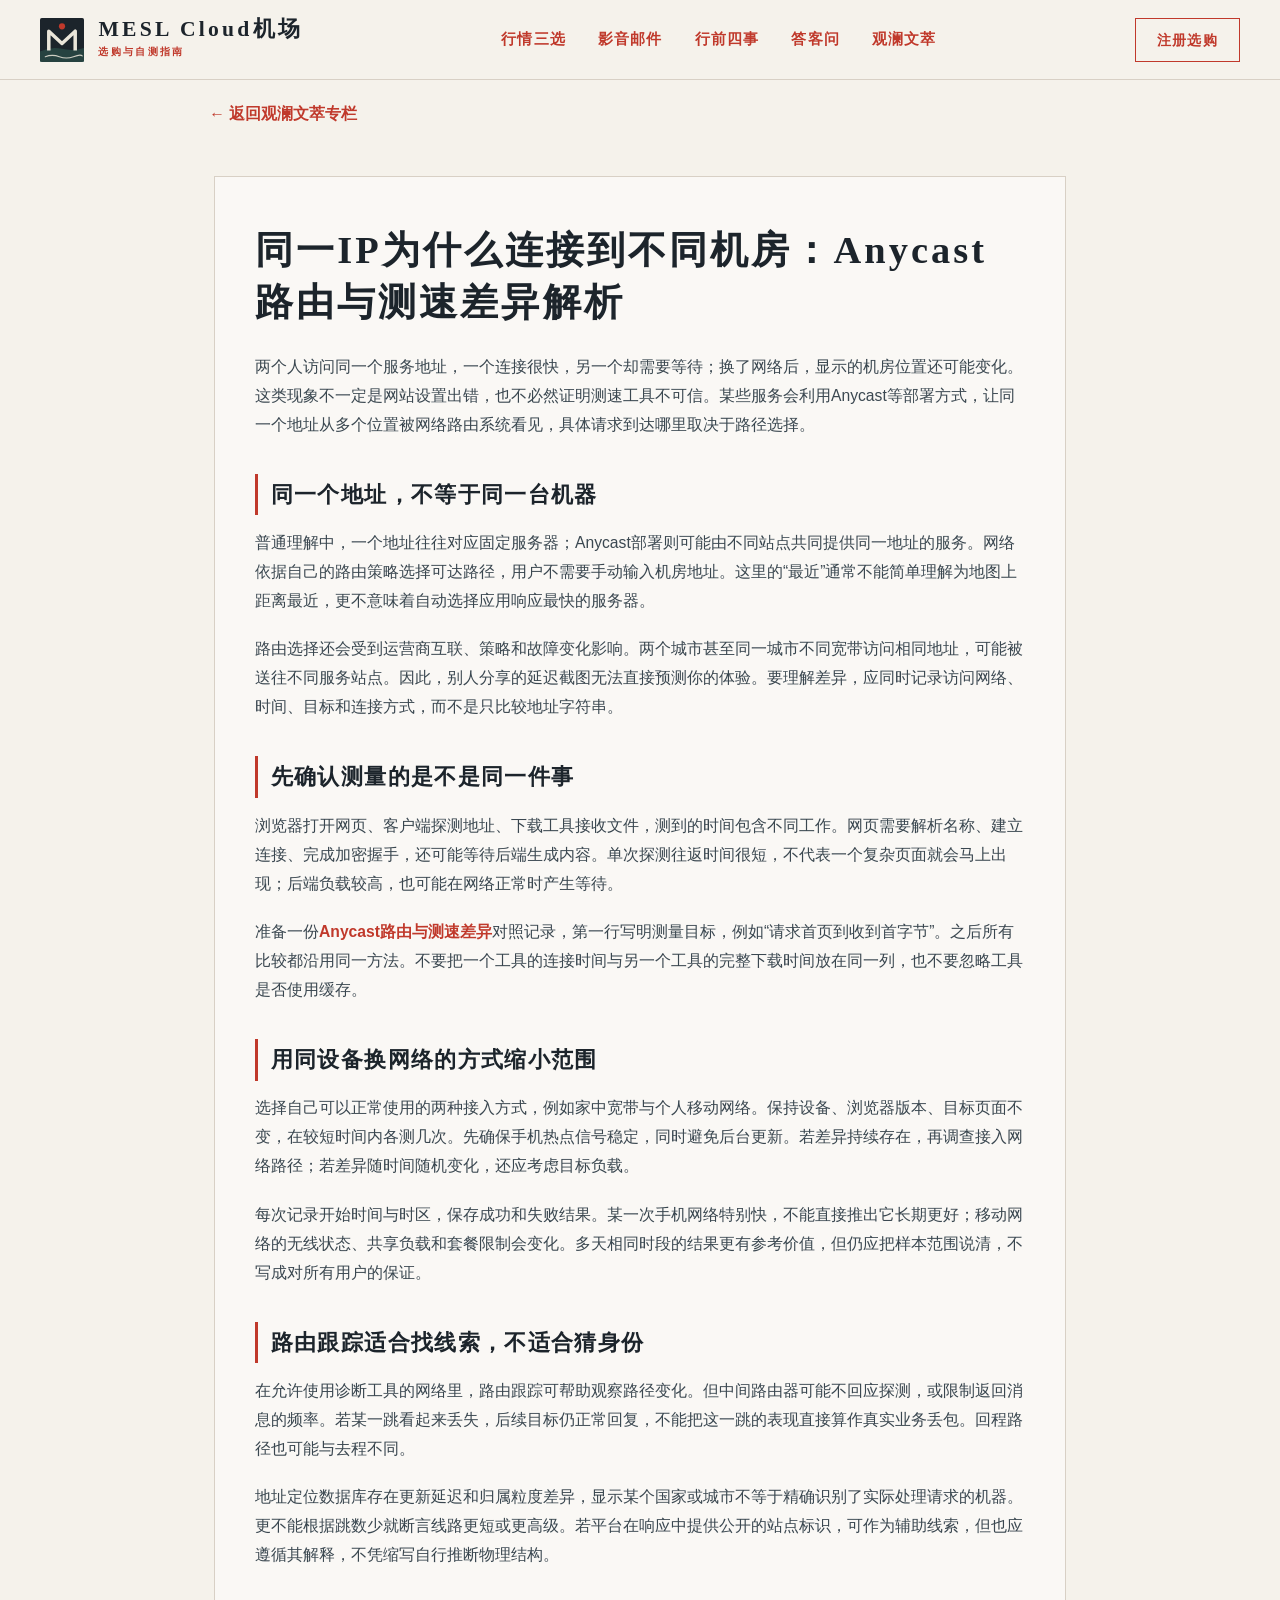
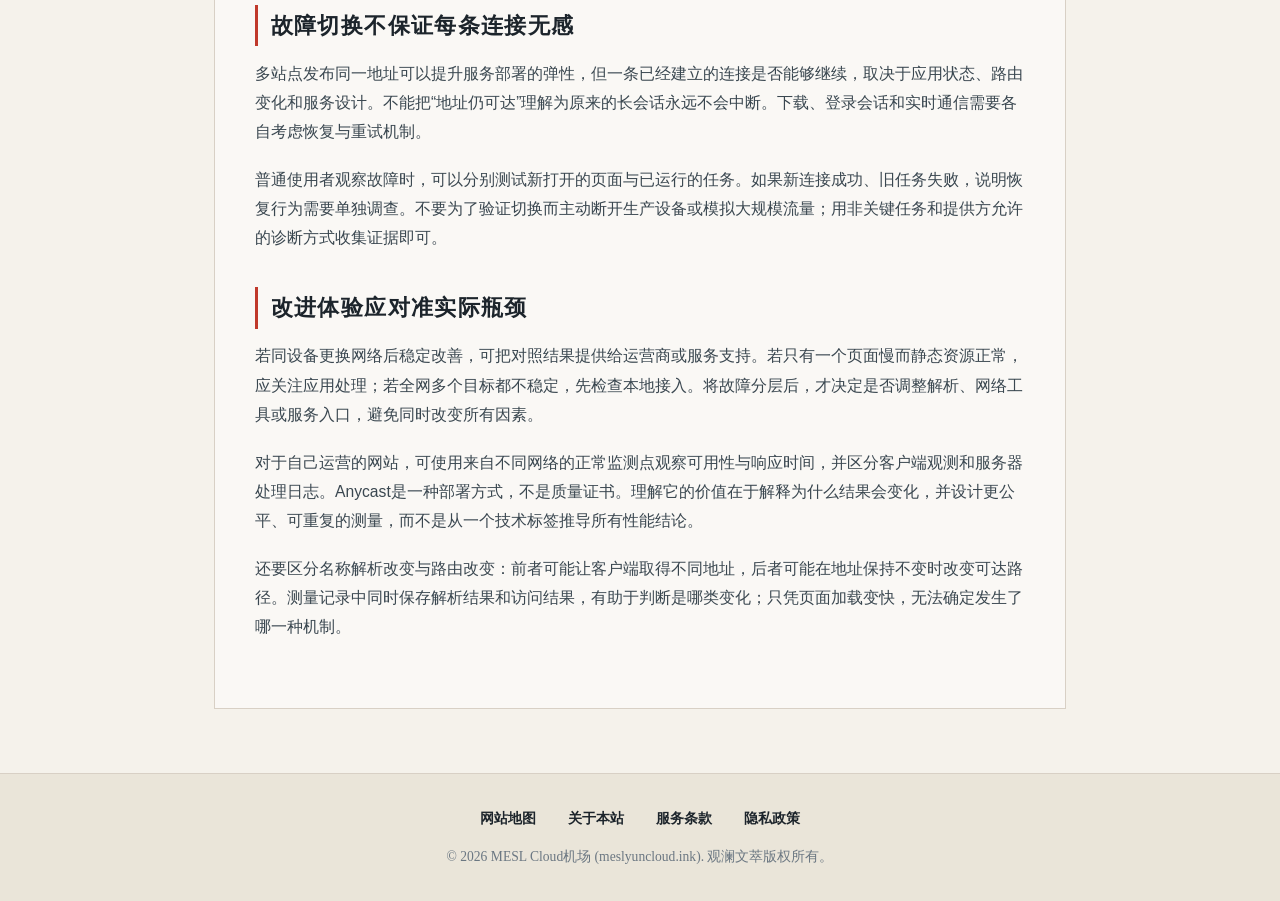
<file: bgp-anycast-routing-redundancy-study.html>
<!DOCTYPE html>

<html lang="zh-CN">
<head>
<meta charset="utf-8"/>
<meta content="width=device-width, initial-scale=1.0" name="viewport"/>
<title>同一IP为什么连接到不同机房：Anycast路由与测速差异解析</title>
<meta content="解释同一地址、不同网络和不同时间下的连接差异，提供保留证据的测量步骤，避免把IP定位或跳数当作性能结论。" name="description"/>
<style>
    :root {
      --ink-paper: #f5f2eb;
      --ink-paper-dark: #eae5d9;
      --ink-black: #1c242b;
      --ink-slate: #3a4750;
      --ink-muted: #6b7782;
      --ink-vermilion: #c0392b;
      --ink-jade: #2e5b53;
      --ink-border: #d8d0c5;
      --ink-font: "Songti SC", "Source Han Serif CN", serif, system-ui;
      --ink-sans: -apple-system, BlinkMacSystemFont, "PingFang SC", sans-serif;
    }
    * { box-sizing: border-box; margin: 0; padding: 0; }
    body { background: var(--ink-paper); color: var(--ink-black); font-family: var(--ink-sans); line-height: 1.85; }
    a, a:visited { color: var(--ink-vermilion) !important; text-decoration: none; font-weight: 700; }
    a:hover { color: #962d22 !important; text-decoration: underline; }

    .ink-header { background: var(--ink-paper); border-bottom: 1px solid var(--ink-border); padding: 1.1rem 2rem; position: sticky; top: 0; z-index: 100; }
    .header-inner { max-width: 900px; margin: 0 auto; display: flex; justify-content: space-between; align-items: center; }
    .brand-title { font-family: var(--ink-font); font-weight: 900; font-size: 1.25rem; color: var(--ink-black) !important; letter-spacing: 0.1em; }
    
    .article-container { max-width: 900px; margin: 3rem auto; padding: 0 1.5rem; }
    .article-card { background: #faf8f5; border: 1px solid var(--ink-border); padding: 3rem 2.5rem; }
    .meta-line { display: flex; gap: 1rem; font-size: 0.8rem; font-family: var(--ink-font); color: var(--ink-muted); margin-bottom: 1.2rem; border-bottom: 1px solid var(--ink-border); padding-bottom: 0.8rem; }
    h1 { font-family: var(--ink-font); font-size: clamp(1.8rem, 3.2vw, 2.4rem); font-weight: 900; letter-spacing: 0.08em; color: var(--ink-black); line-height: 1.35; margin-bottom: 1.4rem; }
    h2 { font-family: var(--ink-font); font-size: 1.4rem; font-weight: 900; letter-spacing: 0.06em; color: var(--ink-black); margin: 2.2rem 0 0.8rem; border-left: 3px solid var(--ink-vermilion); padding-left: 0.8rem; }
    h3 { font-family: var(--ink-font); font-size: 1.15rem; font-weight: 800; color: var(--ink-black); margin: 1.6rem 0 0.6rem; }
    p { margin-bottom: 1.2rem; font-size: 0.98rem; color: var(--ink-slate); }
    .quote-box { background: var(--ink-paper-dark); border-left: 4px solid var(--ink-jade); padding: 1.2rem; margin: 1.5rem 0; font-family: var(--ink-font); color: var(--ink-black); }
    
    .footer-bar { border-top: 1px solid var(--ink-border); padding: 2rem 1.5rem; text-align: center; background: var(--ink-paper-dark); margin-top: 4rem; font-size: 0.85rem; color: var(--ink-muted); font-family: var(--ink-font); }
    .footer-links { display: flex; justify-content: center; gap: 2rem; margin-bottom: 0.8rem; font-weight: 800; }
    .footer-links a { color: var(--ink-black) !important; }
  </style>
<link href="masthead.css" rel="stylesheet"/>
  <link rel="canonical" href="https://meslyuncloud.ink/bgp-anycast-routing-redundancy-study.html">
</head>
<body>
<nav class="ink-masthead">
<div class="ink-nav-frame">
<a aria-label="MESL Cloud机场选购指南首页" class="ink-emblem-wrap" href="index.html">
<svg aria-label="MESL Cloud机场徽标" class="ink-logo-svg" fill="none" role="img" viewbox="0 0 100 100" xmlns="http://www.w3.org/2000/svg">
<rect fill="#1C242B" height="100" rx="4" width="100"></rect>
<path d="M0 76Q25 64 50 70T100 68V100H0Z" fill="#2E5B53" opacity="0.55"></path>
<polyline fill="none" points="20,74 20,30 50,58 80,30 80,74" stroke="#EAE5D9" stroke-linejoin="round" stroke-width="8"></polyline>
<path d="M12 88Q28 82 44 88T76 88T96 86" opacity="0.85" stroke="#EAE5D9" stroke-linecap="round" stroke-width="2.5"></path>
<circle cx="50" cy="19" fill="#C0392B" r="7"></circle>
</svg>
<div class="ink-title-block">
<span class="ink-brand-zh">MESL Cloud机场</span>
<span class="ink-brand-en">选购与自测指南</span>
</div>
</a>
<div class="ink-nav-toc">
<a href="index.html#plans">行情三选</a>
<a href="index.html#media">影音邮件</a>
<a href="index.html#strength">行前四事</a>
<a href="index.html#faq">答客问</a>
<a href="chronicles.html">观澜文萃</a>
</div>
<a class="ink-cta-seal" href="https://ww012.twilightaff.com/#/?code=A56DH1Af" rel="nofollow sponsored noopener" target="_blank">
<span>注册选购</span>
</a>
</div>
</nav>
<p class="back-row" style="max-width:900px;margin:1.2rem auto 0;padding:0 1.2rem;font-family:var(--ink-font);font-weight:700"><a href="chronicles.html" >← 返回观澜文萃专栏</a></p>
<main class="article-container">
<article class="article-card"><h1>同一IP为什么连接到不同机房：Anycast路由与测速差异解析</h1><div data-swc-article-body="2026-11-16"><p>两个人访问同一个服务地址，一个连接很快，另一个却需要等待；换了网络后，显示的机房位置还可能变化。这类现象不一定是网站设置出错，也不必然证明测速工具不可信。某些服务会利用Anycast等部署方式，让同一个地址从多个位置被网络路由系统看见，具体请求到达哪里取决于路径选择。</p>
<h2>同一个地址，不等于同一台机器</h2>
<p>普通理解中，一个地址往往对应固定服务器；Anycast部署则可能由不同站点共同提供同一地址的服务。网络依据自己的路由策略选择可达路径，用户不需要手动输入机房地址。这里的“最近”通常不能简单理解为地图上距离最近，更不意味着自动选择应用响应最快的服务器。</p>
<p>路由选择还会受到运营商互联、策略和故障变化影响。两个城市甚至同一城市不同宽带访问相同地址，可能被送往不同服务站点。因此，别人分享的延迟截图无法直接预测你的体验。要理解差异，应同时记录访问网络、时间、目标和连接方式，而不是只比较地址字符串。</p>
<h2>先确认测量的是不是同一件事</h2>
<p>浏览器打开网页、客户端探测地址、下载工具接收文件，测到的时间包含不同工作。网页需要解析名称、建立连接、完成加密握手，还可能等待后端生成内容。单次探测往返时间很短，不代表一个复杂页面就会马上出现；后端负载较高，也可能在网络正常时产生等待。</p>
<p>准备一份<a href="https://dajichang.mom/">Anycast路由与测速差异</a>对照记录，第一行写明测量目标，例如“请求首页到收到首字节”。之后所有比较都沿用同一方法。不要把一个工具的连接时间与另一个工具的完整下载时间放在同一列，也不要忽略工具是否使用缓存。</p>
<h2>用同设备换网络的方式缩小范围</h2>
<p>选择自己可以正常使用的两种接入方式，例如家中宽带与个人移动网络。保持设备、浏览器版本、目标页面不变，在较短时间内各测几次。先确保手机热点信号稳定，同时避免后台更新。若差异持续存在，再调查接入网络路径；若差异随时间随机变化，还应考虑目标负载。</p>
<p>每次记录开始时间与时区，保存成功和失败结果。某一次手机网络特别快，不能直接推出它长期更好；移动网络的无线状态、共享负载和套餐限制会变化。多天相同时段的结果更有参考价值，但仍应把样本范围说清，不写成对所有用户的保证。</p>
<h2>路由跟踪适合找线索，不适合猜身份</h2>
<p>在允许使用诊断工具的网络里，路由跟踪可帮助观察路径变化。但中间路由器可能不回应探测，或限制返回消息的频率。若某一跳看起来丢失，后续目标仍正常回复，不能把这一跳的表现直接算作真实业务丢包。回程路径也可能与去程不同。</p>
<p>地址定位数据库存在更新延迟和归属粒度差异，显示某个国家或城市不等于精确识别了实际处理请求的机器。更不能根据跳数少就断言线路更短或更高级。若平台在响应中提供公开的站点标识，可作为辅助线索，但也应遵循其解释，不凭缩写自行推断物理结构。</p>
<h2>故障切换不保证每条连接无感</h2>
<p>多站点发布同一地址可以提升服务部署的弹性，但一条已经建立的连接是否能够继续，取决于应用状态、路由变化和服务设计。不能把“地址仍可达”理解为原来的长会话永远不会中断。下载、登录会话和实时通信需要各自考虑恢复与重试机制。</p>
<p>普通使用者观察故障时，可以分别测试新打开的页面与已运行的任务。如果新连接成功、旧任务失败，说明恢复行为需要单独调查。不要为了验证切换而主动断开生产设备或模拟大规模流量；用非关键任务和提供方允许的诊断方式收集证据即可。</p>
<h2>改进体验应对准实际瓶颈</h2>
<p>若同设备更换网络后稳定改善，可把对照结果提供给运营商或服务支持。若只有一个页面慢而静态资源正常，应关注应用处理；若全网多个目标都不稳定，先检查本地接入。将故障分层后，才决定是否调整解析、网络工具或服务入口，避免同时改变所有因素。</p>
<p>对于自己运营的网站，可使用来自不同网络的正常监测点观察可用性与响应时间，并区分客户端观测和服务器处理日志。Anycast是一种部署方式，不是质量证书。理解它的价值在于解释为什么结果会变化，并设计更公平、可重复的测量，而不是从一个技术标签推导所有性能结论。</p><p>还要区分名称解析改变与路由改变：前者可能让客户端取得不同地址，后者可能在地址保持不变时改变可达路径。测量记录中同时保存解析结果和访问结果，有助于判断是哪类变化；只凭页面加载变快，无法确定发生了哪一种机制。</p></div></article>
</main>
<footer class="footer-bar">
<div class="footer-links">
<a href="sitemap.html">网站地图</a>
<a href="about.html">关于本站</a>
<a href="terms.html">服务条款</a>
<a href="privacy.html">隐私政策</a>
</div>
<div>© 2026 MESL Cloud机场 (meslyuncloud.ink). 观澜文萃版权所有。</div>
</footer>
</body>
</html>
</file>
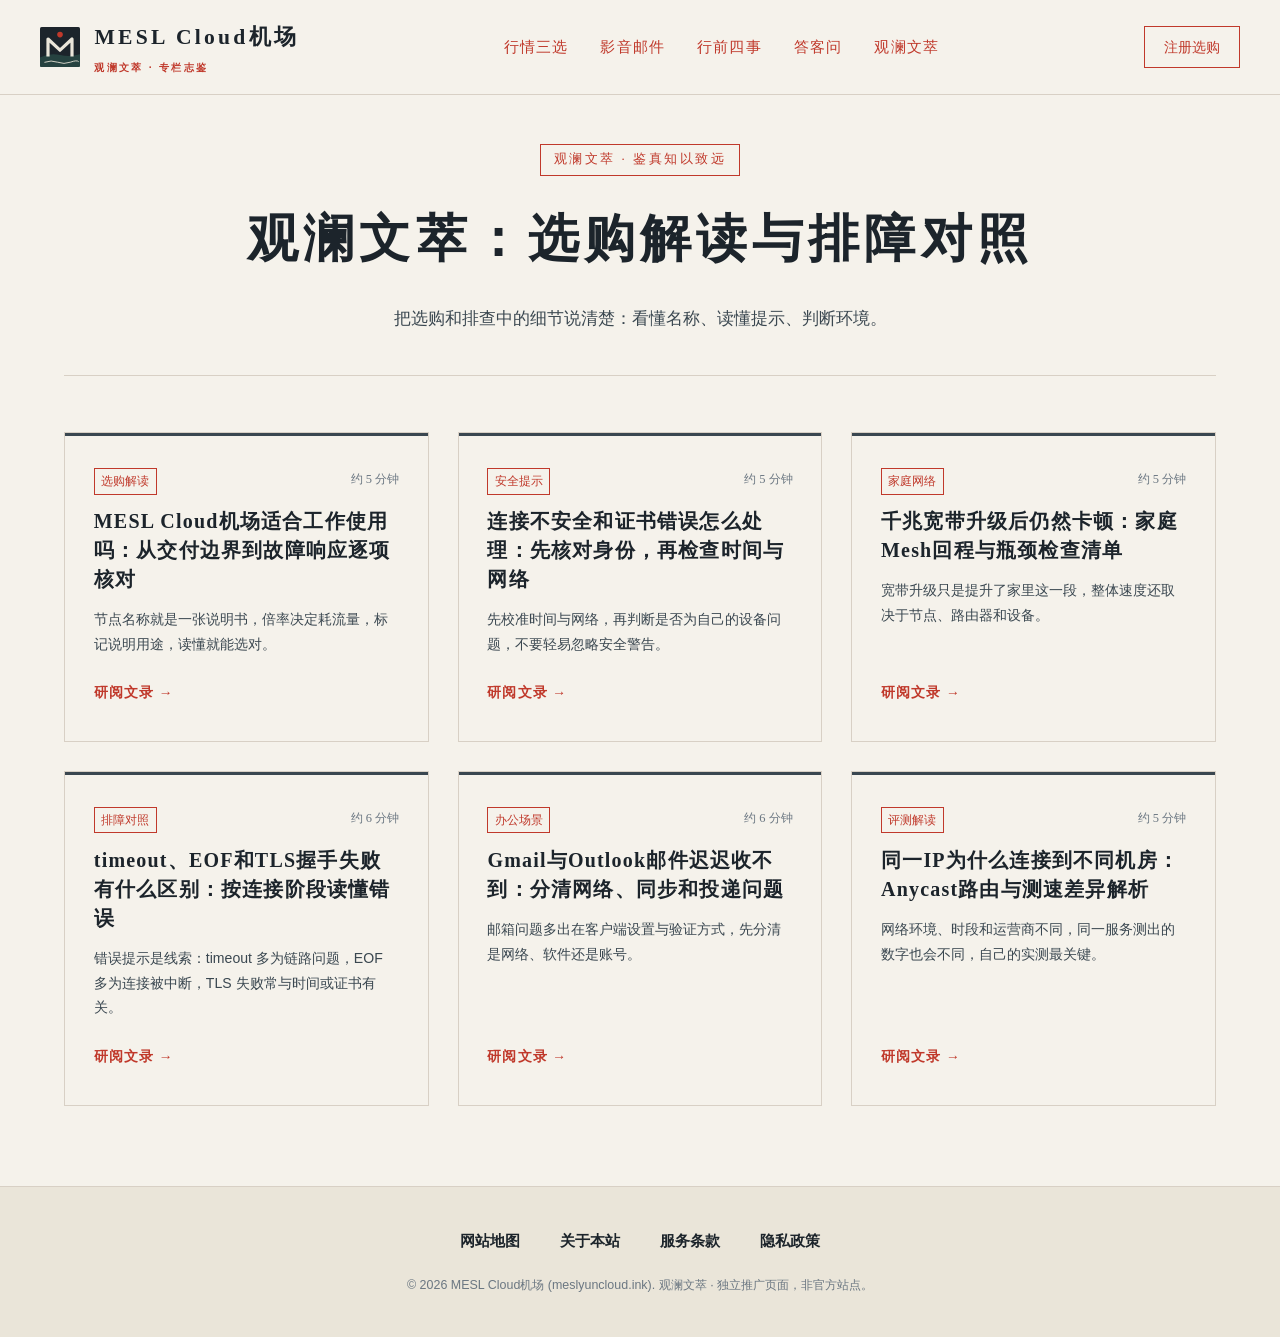
<file: chronicles.html>
<!DOCTYPE html>

<html lang="zh-CN">
<head>
<meta charset="utf-8"/>
<meta content="width=device-width, initial-scale=1.0" name="viewport"/>
<title>观澜文萃：选购解读、排障对照与使用常识 - MESL Cloud</title>
<meta content="MESL Cloud 观澜文萃：节点命名解读、评测差异、错误提示对照、宽带升级、证书警告与邮件收发排查。" name="description"/>
<style>
    :root {
      --ink-paper: #f5f2eb;
      --ink-paper-dark: #eae5d9;
      --ink-black: #1c242b;
      --ink-slate: #3a4750;
      --ink-muted: #6b7782;
      --ink-vermilion: #c0392b;
      --ink-jade: #2e5b53;
      --ink-border: #d8d0c5;
      --ink-font: "Songti SC", "Source Han Serif CN", serif, system-ui;
      --ink-sans: -apple-system, BlinkMacSystemFont, "PingFang SC", sans-serif;
    }
    * { box-sizing: border-box; margin: 0; padding: 0; }
    body { background: var(--ink-paper); color: var(--ink-black); font-family: var(--ink-sans); line-height: 1.85; }
    a, a:visited { color: var(--ink-vermilion) !important; text-decoration: none; }
    a:hover { color: #962d22 !important; text-decoration: underline; }

    .ink-masthead {
      border-bottom: 1px solid var(--ink-border); padding: 1.1rem 2rem;
      background: rgba(245, 242, 235, 0.98); position: sticky; top: 0; z-index: 100;
    }
    .ink-nav-frame {
      max-width: 1200px; margin: 0 auto; display: flex; justify-content: space-between; align-items: center;
    }
    .ink-emblem-wrap { display: flex; align-items: center; gap: 0.9rem; }
    .ink-logo-svg { width: 40px; height: 40px; flex-shrink: 0; }
    .ink-brand-zh { font-family: var(--ink-font); font-size: 1.35rem; font-weight: 900; letter-spacing: 0.15em; color: var(--ink-black); }
    .ink-brand-en { font-size: 0.65rem; letter-spacing: 0.22em; color: var(--ink-vermilion); font-weight: 800; text-transform: uppercase; }

    .ink-nav-toc { display: flex; gap: 2rem; font-size: 0.92rem; font-family: var(--ink-font); letter-spacing: 0.08em; }
    .ink-cta-seal, .ink-cta-seal:visited {
      border: 1px solid var(--ink-vermilion); color: var(--ink-vermilion) !important;
      padding: 0.45rem 1.2rem; font-family: var(--ink-font); font-size: 0.88rem;
    }
    .ink-cta-seal:hover { background: var(--ink-vermilion); color: #fff !important; text-decoration: none; }

    .main-manifesto { max-width: 1200px; margin: 0 auto; padding: 3rem 1.5rem 5rem; }
    .hero-strip { text-align: center; margin-bottom: 3.5rem; border-bottom: 1px solid var(--ink-border); padding-bottom: 2.5rem; }
    .seal-pill { display: inline-block; border: 1px solid var(--ink-vermilion); color: var(--ink-vermilion); padding: 0.2rem 0.8rem; font-family: var(--ink-font); font-size: 0.8rem; letter-spacing: 0.2em; margin-bottom: 1rem; }
    h1 { font-family: var(--ink-font); font-size: clamp(2.2rem, 4vw, 3.2rem); font-weight: 900; letter-spacing: 0.1em; color: var(--ink-black); margin-bottom: 1rem; }
    p.lead-text { max-width: 760px; margin: 0 auto; font-size: 1.05rem; color: var(--ink-slate); line-height: 1.9; }

    .chronicles-grid { display: grid; grid-template-columns: repeat(3, 1fr); gap: 1.8rem; }
    .chronicle-card {
      background: var(--ink-paper); border: 1px solid var(--ink-border);
      padding: 2.2rem 1.8rem; display: flex; flex-direction: column;
      position: relative; transition: all 0.25s ease;
    }
    .chronicle-card::before {
      content: ""; position: absolute; top: 0; left: 0; right: 0; height: 3px;
      background: var(--ink-slate); transition: background 0.25s;
    }
    .chronicle-card:hover { transform: translateY(-4px); box-shadow: 0 12px 24px rgba(28, 36, 43, 0.06); }
    .chronicle-card:hover::before { background: var(--ink-vermilion); }
    
    .card-meta { display: flex; justify-content: space-between; font-size: 0.78rem; font-family: var(--ink-font); color: var(--ink-muted); margin-bottom: 0.8rem; }
    .card-seal-tag { border: 1px solid var(--ink-vermilion); color: var(--ink-vermilion); padding: 0.1rem 0.4rem; font-size: 0.72rem; }
    .card-h2 { font-family: var(--ink-font); font-size: 1.25rem; font-weight: 900; letter-spacing: 0.06em; line-height: 1.45; margin-bottom: 0.8rem; }
    .card-h2 a { color: var(--ink-black) !important; }
    .card-h2 a:hover { color: var(--ink-vermilion) !important; text-decoration: none; }
    .card-desc { font-size: 0.88rem; color: var(--ink-slate); line-height: 1.75; margin-bottom: 1.5rem; flex-grow: 1; }
    .card-link { font-family: var(--ink-font); font-size: 0.86rem; font-weight: 900; letter-spacing: 0.08em; }

    .ink-footer-strict {
      border-top: 1px solid var(--ink-border); padding: 2.5rem 1.5rem; text-align: center;
      background: var(--ink-paper-dark); font-family: var(--ink-font);
    }
    .ink-footer-nav { display: flex; justify-content: center; gap: 2.5rem; margin-bottom: 1.2rem; flex-wrap: wrap; }
    .ink-footer-nav a { font-size: 0.95rem; color: var(--ink-black) !important; font-weight: 800; }
    .ink-footer-copy { font-size: 0.78rem; color: var(--ink-muted); font-family: var(--ink-sans); }

    @media (max-width: 900px) {
      .ink-masthead { padding: 0.6rem 1rem; }
      .ink-nav-frame { flex-wrap: wrap; gap: 0.75rem 0.5rem; }
      .ink-emblem-wrap { order: 1; }
      .ink-cta-seal { order: 2; padding: 0.4rem 0.85rem; font-size: 0.8rem; }
      .ink-nav-toc {
        order: 3;
        display: flex;
        width: 100%;
        overflow-x: auto;
        white-space: nowrap;
        -webkit-overflow-scrolling: touch;
        gap: 0.6rem;
        padding: 0.4rem 0 0.1rem;
        border-top: 1px solid var(--ink-border);
        scrollbar-width: none;
      }
      .ink-nav-toc::-webkit-scrollbar { display: none; }
      .ink-nav-toc a {
        padding: 0.35rem 0.75rem;
        font-size: 0.82rem;
        background: var(--ink-paper-dark);
        border: 1px solid var(--ink-border);
        flex-shrink: 0;
      }
      .chronicles-grid { grid-template-columns: 1fr; }
    }
  </style>
  <link rel="canonical" href="https://meslyuncloud.ink/chronicles.html">
</head>
<body>
<nav class="ink-masthead">
<div class="ink-nav-frame">
<a class="ink-emblem-wrap" href="index.html">
<svg aria-label="MESL Cloud机场徽标" class="ink-logo-svg" fill="none" role="img" viewbox="0 0 100 100" xmlns="http://www.w3.org/2000/svg">
<rect fill="#1C242B" height="100" rx="4" width="100"></rect>
<path d="M0 76Q25 64 50 70T100 68V100H0Z" fill="#2E5B53" opacity="0.55"></path>
<polyline fill="none" points="20,74 20,30 50,58 80,30 80,74" stroke="#EAE5D9" stroke-linejoin="round" stroke-width="8"></polyline>
<path d="M12 88Q28 82 44 88T76 88T96 86" opacity="0.85" stroke="#EAE5D9" stroke-linecap="round" stroke-width="2.5"></path>
<circle cx="50" cy="19" fill="#C0392B" r="7"></circle>
</svg>
<div style="display:flex; flex-direction:column;">
<span class="ink-brand-zh">MESL Cloud机场</span>
<span class="ink-brand-en">观澜文萃 · 专栏志鉴</span>
</div>
</a>
<div class="ink-nav-toc">
<a href="index.html#plans">行情三选</a>
<a href="index.html#media">影音邮件</a>
<a href="index.html#strength">行前四事</a>
<a href="index.html#faq">答客问</a>
<a href="chronicles.html" style="color:var(--ink-vermilion);">观澜文萃</a>
</div>
<a class="ink-cta-seal" href="https://ww012.twilightaff.com/#/?code=A56DH1Af" rel="nofollow sponsored noopener" target="_blank">
<span>注册选购</span>
</a>
</div>
</nav>
<main class="main-manifesto">
<section class="hero-strip">
<span class="seal-pill">观澜文萃 · 鉴真知以致远</span>
      <h1 class="hero-h1">观澜文萃：选购解读与排障对照</h1>
      <p class="lead-text">
 把选购和排查中的细节说清楚：看懂名称、读懂提示、判断环境。
 </p>
</section>
<div class="chronicles-grid">
<!-- Article 1: Product Article -->
<article class="chronicle-card">
<div class="card-meta">
<span class="card-seal-tag">选购解读</span>
<span>约 5 分钟</span>
</div>
<h2 class="card-h2">
<a href="mesl-cloud-enterprise-reliability-audit.html">MESL Cloud机场适合工作使用吗：从交付边界到故障响应逐项核对</a>
</h2>
<p class="card-desc">
 节点名称就是一张说明书，倍率决定耗流量，标记说明用途，读懂就能选对。
 </p>
<a class="card-link" href="mesl-cloud-enterprise-reliability-audit.html">研阅文录 →</a>
</article>
<!-- Article 2 -->
<article class="chronicle-card">
<div class="card-meta">
<span class="card-seal-tag">安全提示</span>
<span>约 5 分钟</span>
</div>
<h2 class="card-h2">
<a href="hybrid-cloud-data-sovereignty-privacy.html">连接不安全和证书错误怎么处理：先核对身份，再检查时间与网络</a>
</h2>
<p class="card-desc">
 先校准时间与网络，再判断是否为自己的设备问题，不要轻易忽略安全警告。
 </p>
<a class="card-link" href="hybrid-cloud-data-sovereignty-privacy.html">研阅文录 →</a>
</article>
<!-- Article 3 -->
<article class="chronicle-card">
<div class="card-meta">
<span class="card-seal-tag">家庭网络</span>
<span>约 5 分钟</span>
</div>
<h2 class="card-h2">
<a href="high-availability-mesh-topology-case.html">千兆宽带升级后仍然卡顿：家庭Mesh回程与瓶颈检查清单</a>
</h2>
<p class="card-desc">
 宽带升级只是提升了家里这一段，整体速度还取决于节点、路由器和设备。
 </p>
<a class="card-link" href="high-availability-mesh-topology-case.html">研阅文录 →</a>
</article>
<!-- Article 4 -->
<article class="chronicle-card">
<div class="card-meta">
<span class="card-seal-tag">排障对照</span>
<span>约 6 分钟</span>
</div>
<h2 class="card-h2">
<a href="financial-grade-transmission-protocols.html">timeout、EOF和TLS握手失败有什么区别：按连接阶段读懂错误</a>
</h2>
<p class="card-desc">
 错误提示是线索：timeout 多为链路问题，EOF 多为连接被中断，TLS 失败常与时间或证书有关。
 </p>
<a class="card-link" href="financial-grade-transmission-protocols.html">研阅文录 →</a>
</article>
<!-- Article 5 -->
<article class="chronicle-card">
<div class="card-meta">
<span class="card-seal-tag">办公场景</span>
<span>约 6 分钟</span>
</div>
<h2 class="card-h2">
<a href="overseas-digital-workplace-connectivity.html">Gmail与Outlook邮件迟迟收不到：分清网络、同步和投递问题</a>
</h2>
<p class="card-desc">
 邮箱问题多出在客户端设置与验证方式，先分清是网络、软件还是账号。
 </p>
<a class="card-link" href="overseas-digital-workplace-connectivity.html">研阅文录 →</a>
</article>
<!-- Article 6 -->
<article class="chronicle-card">
<div class="card-meta">
<span class="card-seal-tag">评测解读</span>
<span>约 5 分钟</span>
</div>
<h2 class="card-h2">
<a href="bgp-anycast-routing-redundancy-study.html">同一IP为什么连接到不同机房：Anycast路由与测速差异解析</a>
</h2>
<p class="card-desc">
 网络环境、时段和运营商不同，同一服务测出的数字也会不同，自己的实测最关键。
 </p>
<a class="card-link" href="bgp-anycast-routing-redundancy-study.html">研阅文录 →</a>
</article>
</div>
</main>
<footer class="ink-footer-strict">
<div class="ink-footer-nav">
<a href="sitemap.html">网站地图</a>
<a href="about.html">关于本站</a>
<a href="terms.html">服务条款</a>
<a href="privacy.html">隐私政策</a>
</div>
<div class="ink-footer-copy">
      © 2026 MESL Cloud机场 (meslyuncloud.ink). 观澜文萃 · 独立推广页面，非官方站点。
    </div>
</footer>
</body>
</html>
</file>
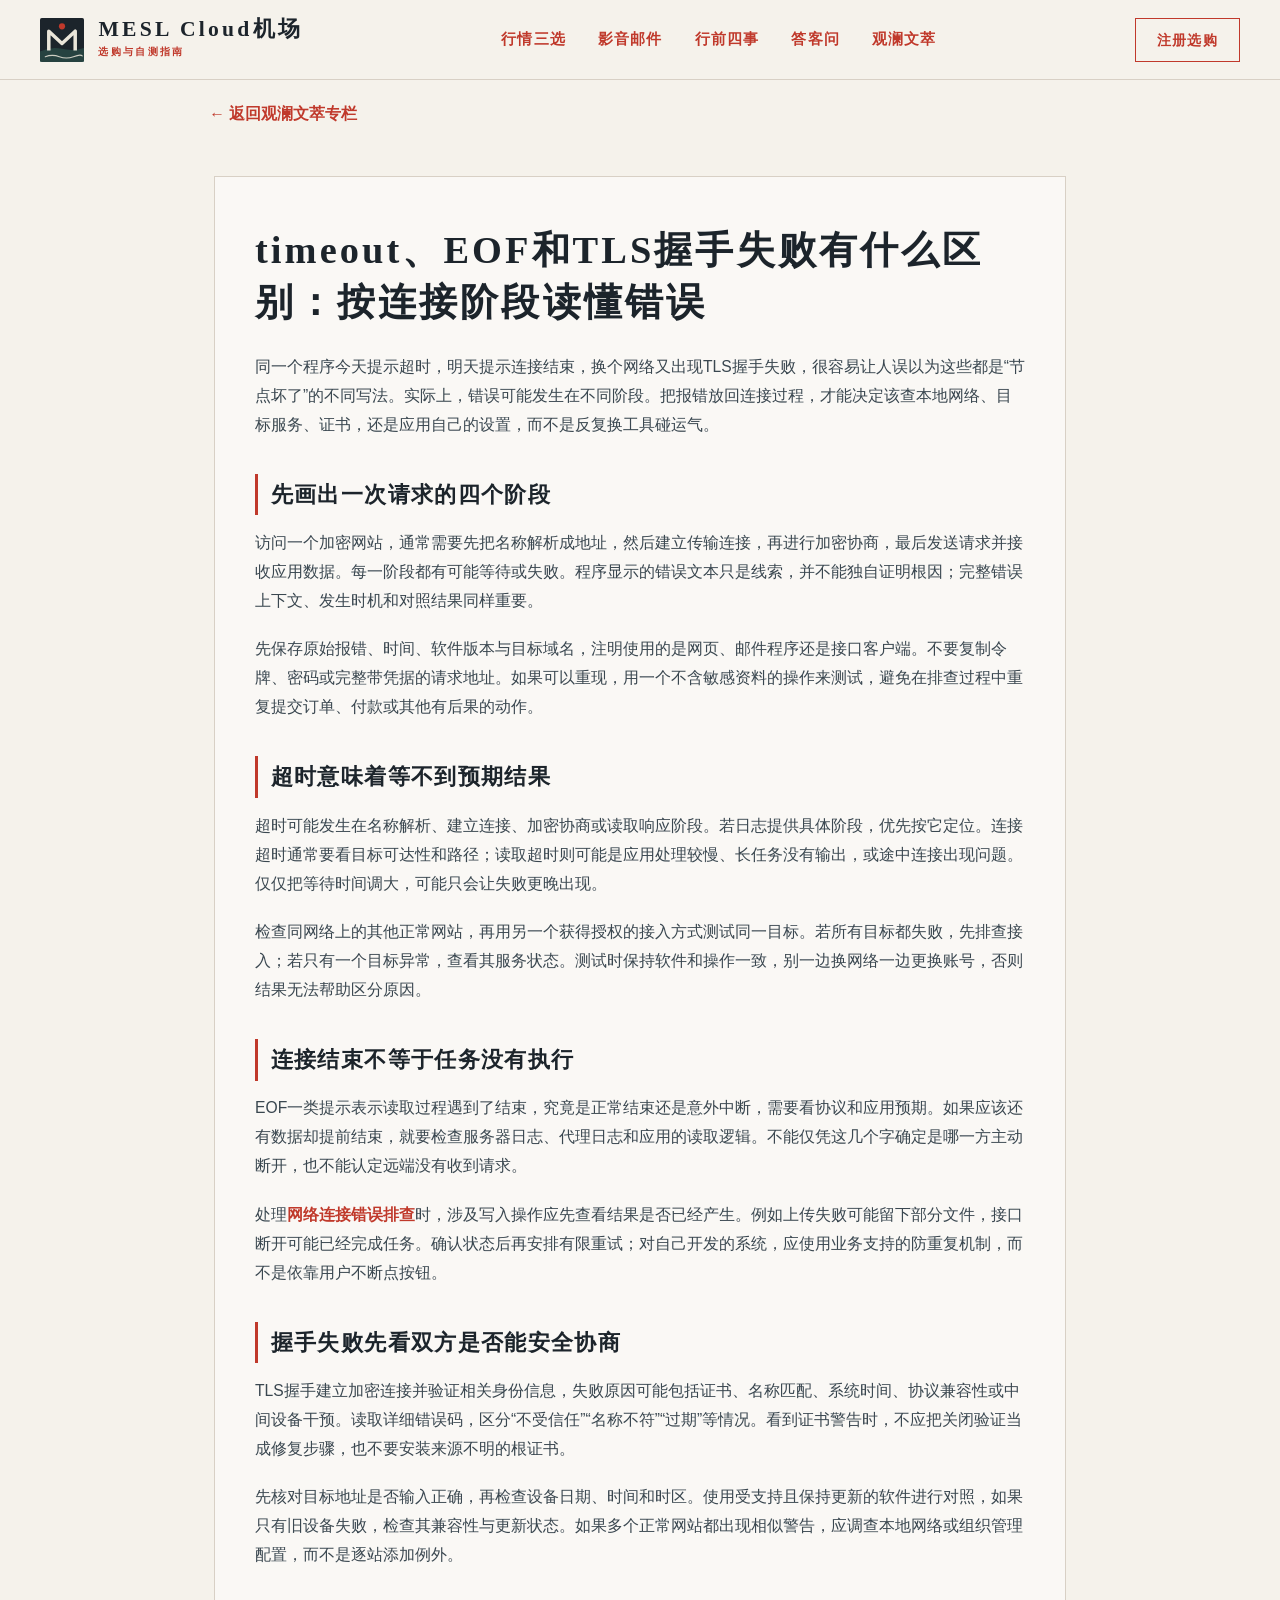
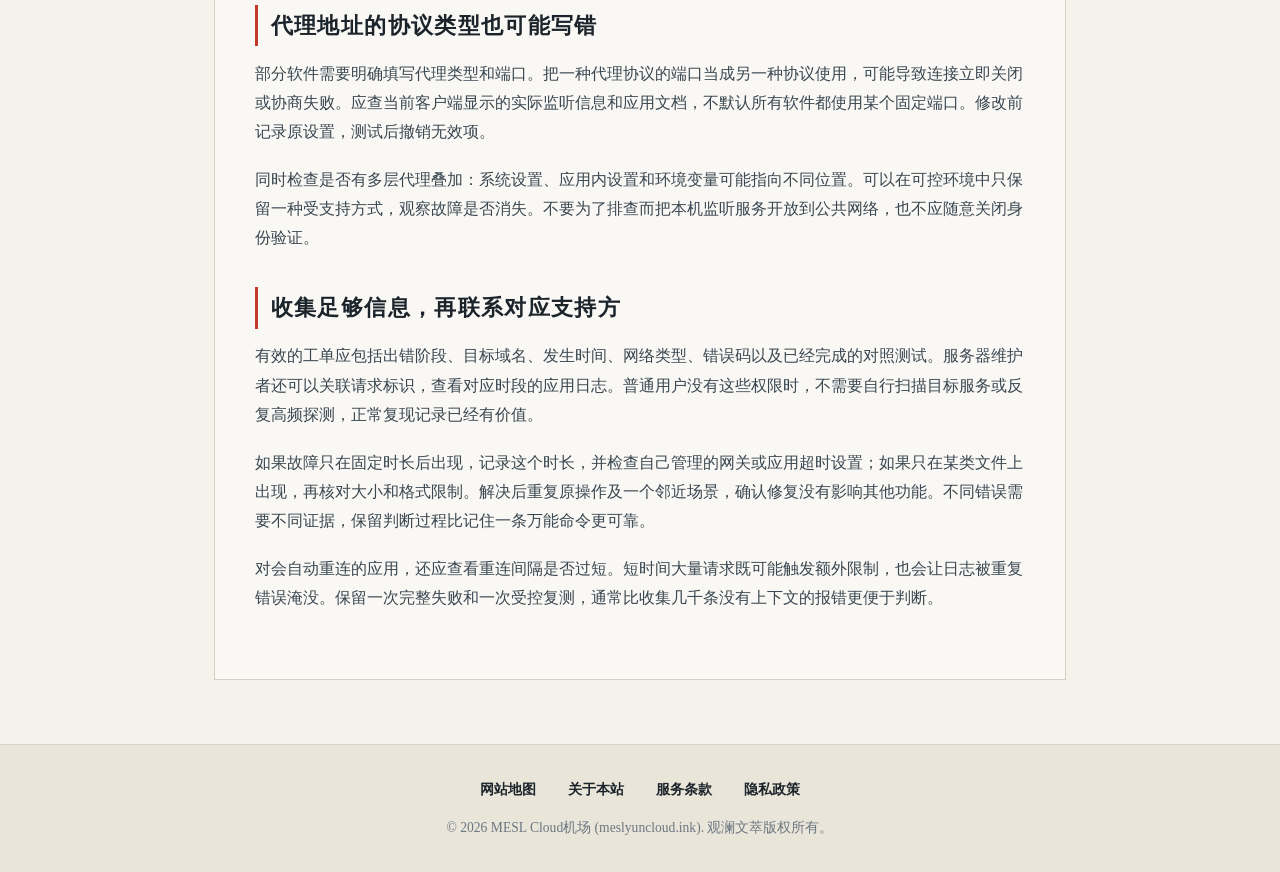
<file: financial-grade-transmission-protocols.html>
<!DOCTYPE html>

<html lang="zh-CN">
<head>
<meta charset="utf-8"/>
<meta content="width=device-width, initial-scale=1.0" name="viewport"/>
<title>timeout、EOF和TLS握手失败有什么区别：按连接阶段读懂错误</title>
<meta content="按解析、连接、加密协商和应用响应四个阶段理解常见错误，提供安全的交叉验证办法和脱敏故障记录示例。" name="description"/>
<style>
    :root {
      --ink-paper: #f5f2eb;
      --ink-paper-dark: #eae5d9;
      --ink-black: #1c242b;
      --ink-slate: #3a4750;
      --ink-muted: #6b7782;
      --ink-vermilion: #c0392b;
      --ink-jade: #2e5b53;
      --ink-border: #d8d0c5;
      --ink-font: "Songti SC", "Source Han Serif CN", serif, system-ui;
      --ink-sans: -apple-system, BlinkMacSystemFont, "PingFang SC", sans-serif;
    }
    * { box-sizing: border-box; margin: 0; padding: 0; }
    body { background: var(--ink-paper); color: var(--ink-black); font-family: var(--ink-sans); line-height: 1.85; }
    a, a:visited { color: var(--ink-vermilion) !important; text-decoration: none; font-weight: 700; }
    a:hover { color: #962d22 !important; text-decoration: underline; }

    .ink-header { background: var(--ink-paper); border-bottom: 1px solid var(--ink-border); padding: 1.1rem 2rem; position: sticky; top: 0; z-index: 100; }
    .header-inner { max-width: 900px; margin: 0 auto; display: flex; justify-content: space-between; align-items: center; }
    .brand-title { font-family: var(--ink-font); font-weight: 900; font-size: 1.25rem; color: var(--ink-black) !important; letter-spacing: 0.1em; }
    
    .article-container { max-width: 900px; margin: 3rem auto; padding: 0 1.5rem; }
    .article-card { background: #faf8f5; border: 1px solid var(--ink-border); padding: 3rem 2.5rem; }
    .meta-line { display: flex; gap: 1rem; font-size: 0.8rem; font-family: var(--ink-font); color: var(--ink-muted); margin-bottom: 1.2rem; border-bottom: 1px solid var(--ink-border); padding-bottom: 0.8rem; }
    h1 { font-family: var(--ink-font); font-size: clamp(1.8rem, 3.2vw, 2.4rem); font-weight: 900; letter-spacing: 0.08em; color: var(--ink-black); line-height: 1.35; margin-bottom: 1.4rem; }
    h2 { font-family: var(--ink-font); font-size: 1.4rem; font-weight: 900; letter-spacing: 0.06em; color: var(--ink-black); margin: 2.2rem 0 0.8rem; border-left: 3px solid var(--ink-vermilion); padding-left: 0.8rem; }
    h3 { font-family: var(--ink-font); font-size: 1.15rem; font-weight: 800; color: var(--ink-black); margin: 1.6rem 0 0.6rem; }
    p { margin-bottom: 1.2rem; font-size: 0.98rem; color: var(--ink-slate); }
    .quote-box { background: var(--ink-paper-dark); border-left: 4px solid var(--ink-jade); padding: 1.2rem; margin: 1.5rem 0; font-family: var(--ink-font); color: var(--ink-black); }
    
    .footer-bar { border-top: 1px solid var(--ink-border); padding: 2rem 1.5rem; text-align: center; background: var(--ink-paper-dark); margin-top: 4rem; font-size: 0.85rem; color: var(--ink-muted); font-family: var(--ink-font); }
    .footer-links { display: flex; justify-content: center; gap: 2rem; margin-bottom: 0.8rem; font-weight: 800; }
    .footer-links a { color: var(--ink-black) !important; }
  </style>
<link href="masthead.css" rel="stylesheet"/>
  <link rel="canonical" href="https://meslyuncloud.ink/financial-grade-transmission-protocols.html">
</head>
<body>
<nav class="ink-masthead">
<div class="ink-nav-frame">
<a aria-label="MESL Cloud机场选购指南首页" class="ink-emblem-wrap" href="index.html">
<svg aria-label="MESL Cloud机场徽标" class="ink-logo-svg" fill="none" role="img" viewbox="0 0 100 100" xmlns="http://www.w3.org/2000/svg">
<rect fill="#1C242B" height="100" rx="4" width="100"></rect>
<path d="M0 76Q25 64 50 70T100 68V100H0Z" fill="#2E5B53" opacity="0.55"></path>
<polyline fill="none" points="20,74 20,30 50,58 80,30 80,74" stroke="#EAE5D9" stroke-linejoin="round" stroke-width="8"></polyline>
<path d="M12 88Q28 82 44 88T76 88T96 86" opacity="0.85" stroke="#EAE5D9" stroke-linecap="round" stroke-width="2.5"></path>
<circle cx="50" cy="19" fill="#C0392B" r="7"></circle>
</svg>
<div class="ink-title-block">
<span class="ink-brand-zh">MESL Cloud机场</span>
<span class="ink-brand-en">选购与自测指南</span>
</div>
</a>
<div class="ink-nav-toc">
<a href="index.html#plans">行情三选</a>
<a href="index.html#media">影音邮件</a>
<a href="index.html#strength">行前四事</a>
<a href="index.html#faq">答客问</a>
<a href="chronicles.html">观澜文萃</a>
</div>
<a class="ink-cta-seal" href="https://ww012.twilightaff.com/#/?code=A56DH1Af" rel="nofollow sponsored noopener" target="_blank">
<span>注册选购</span>
</a>
</div>
</nav>
<p class="back-row" style="max-width:900px;margin:1.2rem auto 0;padding:0 1.2rem;font-family:var(--ink-font);font-weight:700"><a href="chronicles.html" >← 返回观澜文萃专栏</a></p>
<main class="article-container">
<article class="article-card"><h1>timeout、EOF和TLS握手失败有什么区别：按连接阶段读懂错误</h1><div data-swc-article-body="2026-11-16"><p>同一个程序今天提示超时，明天提示连接结束，换个网络又出现TLS握手失败，很容易让人误以为这些都是“节点坏了”的不同写法。实际上，错误可能发生在不同阶段。把报错放回连接过程，才能决定该查本地网络、目标服务、证书，还是应用自己的设置，而不是反复换工具碰运气。</p>
<h2>先画出一次请求的四个阶段</h2>
<p>访问一个加密网站，通常需要先把名称解析成地址，然后建立传输连接，再进行加密协商，最后发送请求并接收应用数据。每一阶段都有可能等待或失败。程序显示的错误文本只是线索，并不能独自证明根因；完整错误上下文、发生时机和对照结果同样重要。</p>
<p>先保存原始报错、时间、软件版本与目标域名，注明使用的是网页、邮件程序还是接口客户端。不要复制令牌、密码或完整带凭据的请求地址。如果可以重现，用一个不含敏感资料的操作来测试，避免在排查过程中重复提交订单、付款或其他有后果的动作。</p>
<h2>超时意味着等不到预期结果</h2>
<p>超时可能发生在名称解析、建立连接、加密协商或读取响应阶段。若日志提供具体阶段，优先按它定位。连接超时通常要看目标可达性和路径；读取超时则可能是应用处理较慢、长任务没有输出，或途中连接出现问题。仅仅把等待时间调大，可能只会让失败更晚出现。</p>
<p>检查同网络上的其他正常网站，再用另一个获得授权的接入方式测试同一目标。若所有目标都失败，先排查接入；若只有一个目标异常，查看其服务状态。测试时保持软件和操作一致，别一边换网络一边更换账号，否则结果无法帮助区分原因。</p>
<h2>连接结束不等于任务没有执行</h2>
<p>EOF一类提示表示读取过程遇到了结束，究竟是正常结束还是意外中断，需要看协议和应用预期。如果应该还有数据却提前结束，就要检查服务器日志、代理日志和应用的读取逻辑。不能仅凭这几个字确定是哪一方主动断开，也不能认定远端没有收到请求。</p>
<p>处理<a href="https://dajichang.mom/">网络连接错误排查</a>时，涉及写入操作应先查看结果是否已经产生。例如上传失败可能留下部分文件，接口断开可能已经完成任务。确认状态后再安排有限重试；对自己开发的系统，应使用业务支持的防重复机制，而不是依靠用户不断点按钮。</p>
<h2>握手失败先看双方是否能安全协商</h2>
<p>TLS握手建立加密连接并验证相关身份信息，失败原因可能包括证书、名称匹配、系统时间、协议兼容性或中间设备干预。读取详细错误码，区分“不受信任”“名称不符”“过期”等情况。看到证书警告时，不应把关闭验证当成修复步骤，也不要安装来源不明的根证书。</p>
<p>先核对目标地址是否输入正确，再检查设备日期、时间和时区。使用受支持且保持更新的软件进行对照，如果只有旧设备失败，检查其兼容性与更新状态。如果多个正常网站都出现相似警告，应调查本地网络或组织管理配置，而不是逐站添加例外。</p>
<h2>代理地址的协议类型也可能写错</h2>
<p>部分软件需要明确填写代理类型和端口。把一种代理协议的端口当成另一种协议使用，可能导致连接立即关闭或协商失败。应查当前客户端显示的实际监听信息和应用文档，不默认所有软件都使用某个固定端口。修改前记录原设置，测试后撤销无效项。</p>
<p>同时检查是否有多层代理叠加：系统设置、应用内设置和环境变量可能指向不同位置。可以在可控环境中只保留一种受支持方式，观察故障是否消失。不要为了排查而把本机监听服务开放到公共网络，也不应随意关闭身份验证。</p>
<h2>收集足够信息，再联系对应支持方</h2>
<p>有效的工单应包括出错阶段、目标域名、发生时间、网络类型、错误码以及已经完成的对照测试。服务器维护者还可以关联请求标识，查看对应时段的应用日志。普通用户没有这些权限时，不需要自行扫描目标服务或反复高频探测，正常复现记录已经有价值。</p>
<p>如果故障只在固定时长后出现，记录这个时长，并检查自己管理的网关或应用超时设置；如果只在某类文件上出现，再核对大小和格式限制。解决后重复原操作及一个邻近场景，确认修复没有影响其他功能。不同错误需要不同证据，保留判断过程比记住一条万能命令更可靠。</p><p>对会自动重连的应用，还应查看重连间隔是否过短。短时间大量请求既可能触发额外限制，也会让日志被重复错误淹没。保留一次完整失败和一次受控复测，通常比收集几千条没有上下文的报错更便于判断。</p></div></article>
</main>
<footer class="footer-bar">
<div class="footer-links">
<a href="sitemap.html">网站地图</a>
<a href="about.html">关于本站</a>
<a href="terms.html">服务条款</a>
<a href="privacy.html">隐私政策</a>
</div>
<div>© 2026 MESL Cloud机场 (meslyuncloud.ink). 观澜文萃版权所有。</div>
</footer>
</body>
</html>
</file>
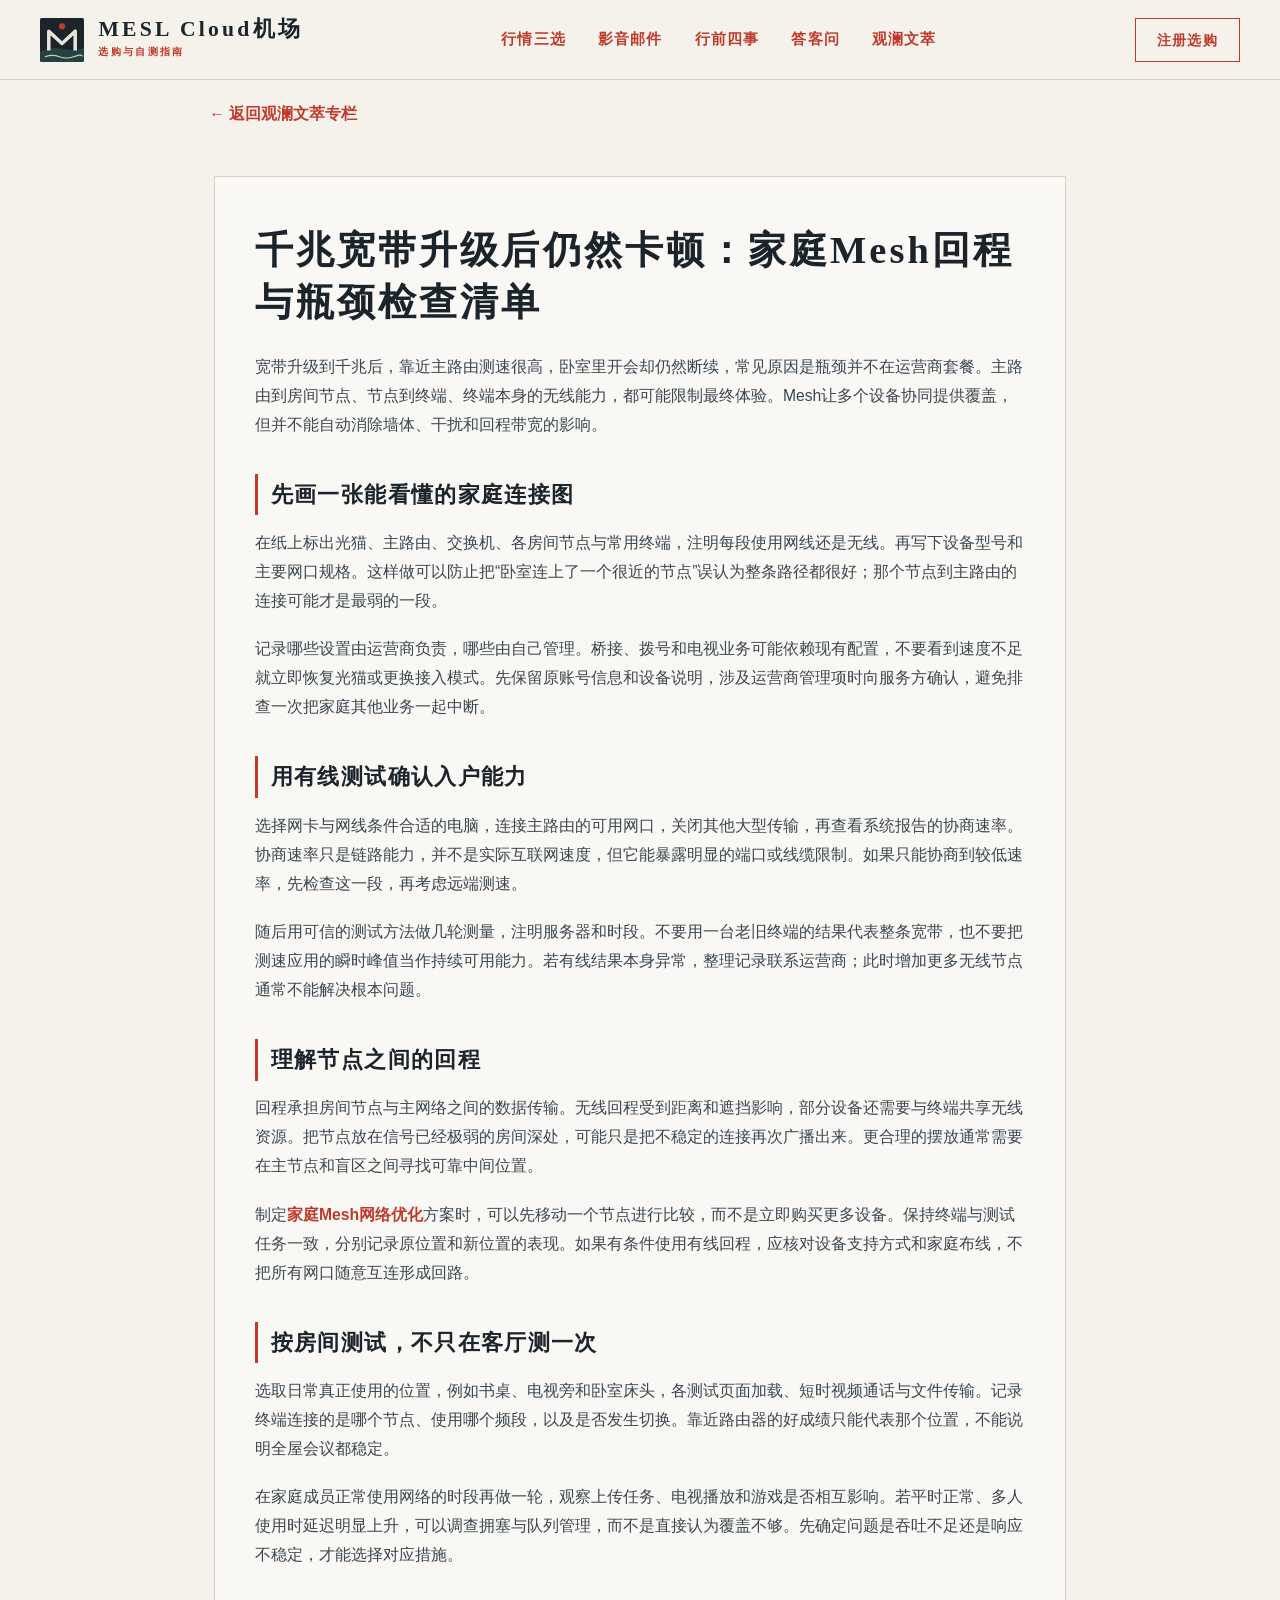
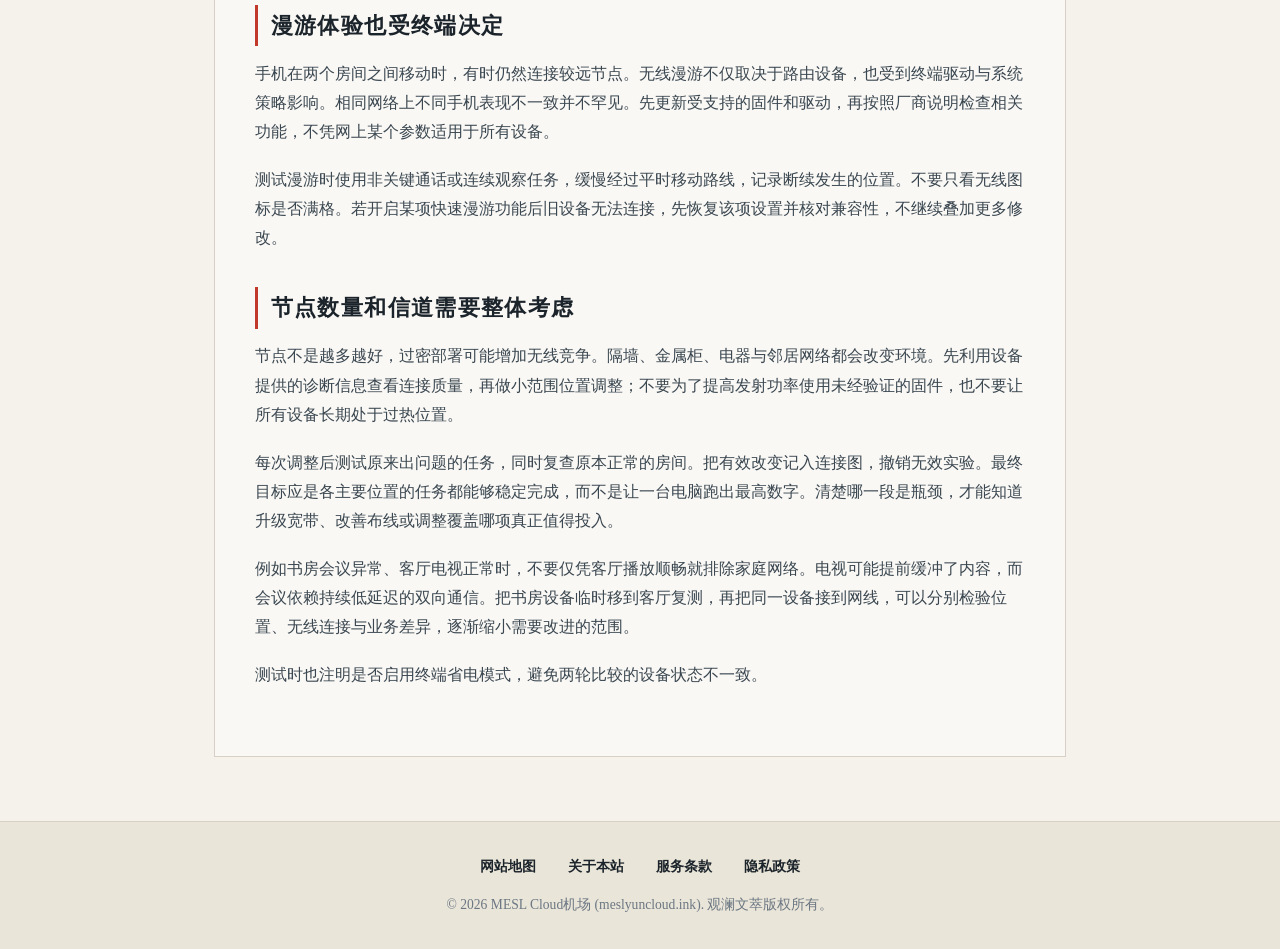
<file: high-availability-mesh-topology-case.html>
<!DOCTYPE html>

<html lang="zh-CN">
<head>
<meta charset="utf-8"/>
<meta content="width=device-width, initial-scale=1.0" name="viewport"/>
<title>千兆宽带升级后仍然卡顿：家庭Mesh回程与瓶颈检查清单</title>
<meta content="从接入速率、网口、无线回程和终端漫游定位家庭网络瓶颈，按房间实测结果规划改进，避免盲目增加节点。" name="description"/>
<style>
    :root {
      --ink-paper: #f5f2eb;
      --ink-paper-dark: #eae5d9;
      --ink-black: #1c242b;
      --ink-slate: #3a4750;
      --ink-muted: #6b7782;
      --ink-vermilion: #c0392b;
      --ink-jade: #2e5b53;
      --ink-border: #d8d0c5;
      --ink-font: "Songti SC", "Source Han Serif CN", serif, system-ui;
      --ink-sans: -apple-system, BlinkMacSystemFont, "PingFang SC", sans-serif;
    }
    * { box-sizing: border-box; margin: 0; padding: 0; }
    body { background: var(--ink-paper); color: var(--ink-black); font-family: var(--ink-sans); line-height: 1.85; }
    a, a:visited { color: var(--ink-vermilion) !important; text-decoration: none; font-weight: 700; }
    a:hover { color: #962d22 !important; text-decoration: underline; }

    .ink-header { background: var(--ink-paper); border-bottom: 1px solid var(--ink-border); padding: 1.1rem 2rem; position: sticky; top: 0; z-index: 100; }
    .header-inner { max-width: 900px; margin: 0 auto; display: flex; justify-content: space-between; align-items: center; }
    .brand-title { font-family: var(--ink-font); font-weight: 900; font-size: 1.25rem; color: var(--ink-black) !important; letter-spacing: 0.1em; }
    
    .article-container { max-width: 900px; margin: 3rem auto; padding: 0 1.5rem; }
    .article-card { background: #faf8f5; border: 1px solid var(--ink-border); padding: 3rem 2.5rem; }
    .meta-line { display: flex; gap: 1rem; font-size: 0.8rem; font-family: var(--ink-font); color: var(--ink-muted); margin-bottom: 1.2rem; border-bottom: 1px solid var(--ink-border); padding-bottom: 0.8rem; }
    h1 { font-family: var(--ink-font); font-size: clamp(1.8rem, 3.2vw, 2.4rem); font-weight: 900; letter-spacing: 0.08em; color: var(--ink-black); line-height: 1.35; margin-bottom: 1.4rem; }
    h2 { font-family: var(--ink-font); font-size: 1.4rem; font-weight: 900; letter-spacing: 0.06em; color: var(--ink-black); margin: 2.2rem 0 0.8rem; border-left: 3px solid var(--ink-vermilion); padding-left: 0.8rem; }
    h3 { font-family: var(--ink-font); font-size: 1.15rem; font-weight: 800; color: var(--ink-black); margin: 1.6rem 0 0.6rem; }
    p { margin-bottom: 1.2rem; font-size: 0.98rem; color: var(--ink-slate); }
    .quote-box { background: var(--ink-paper-dark); border-left: 4px solid var(--ink-jade); padding: 1.2rem; margin: 1.5rem 0; font-family: var(--ink-font); color: var(--ink-black); }
    
    .footer-bar { border-top: 1px solid var(--ink-border); padding: 2rem 1.5rem; text-align: center; background: var(--ink-paper-dark); margin-top: 4rem; font-size: 0.85rem; color: var(--ink-muted); font-family: var(--ink-font); }
    .footer-links { display: flex; justify-content: center; gap: 2rem; margin-bottom: 0.8rem; font-weight: 800; }
    .footer-links a { color: var(--ink-black) !important; }
  </style>
<link href="masthead.css" rel="stylesheet"/>
  <link rel="canonical" href="https://meslyuncloud.ink/high-availability-mesh-topology-case.html">
</head>
<body>
<nav class="ink-masthead">
<div class="ink-nav-frame">
<a aria-label="MESL Cloud机场选购指南首页" class="ink-emblem-wrap" href="index.html">
<svg aria-label="MESL Cloud机场徽标" class="ink-logo-svg" fill="none" role="img" viewbox="0 0 100 100" xmlns="http://www.w3.org/2000/svg">
<rect fill="#1C242B" height="100" rx="4" width="100"></rect>
<path d="M0 76Q25 64 50 70T100 68V100H0Z" fill="#2E5B53" opacity="0.55"></path>
<polyline fill="none" points="20,74 20,30 50,58 80,30 80,74" stroke="#EAE5D9" stroke-linejoin="round" stroke-width="8"></polyline>
<path d="M12 88Q28 82 44 88T76 88T96 86" opacity="0.85" stroke="#EAE5D9" stroke-linecap="round" stroke-width="2.5"></path>
<circle cx="50" cy="19" fill="#C0392B" r="7"></circle>
</svg>
<div class="ink-title-block">
<span class="ink-brand-zh">MESL Cloud机场</span>
<span class="ink-brand-en">选购与自测指南</span>
</div>
</a>
<div class="ink-nav-toc">
<a href="index.html#plans">行情三选</a>
<a href="index.html#media">影音邮件</a>
<a href="index.html#strength">行前四事</a>
<a href="index.html#faq">答客问</a>
<a href="chronicles.html">观澜文萃</a>
</div>
<a class="ink-cta-seal" href="https://ww012.twilightaff.com/#/?code=A56DH1Af" rel="nofollow sponsored noopener" target="_blank">
<span>注册选购</span>
</a>
</div>
</nav>
<p class="back-row" style="max-width:900px;margin:1.2rem auto 0;padding:0 1.2rem;font-family:var(--ink-font);font-weight:700"><a href="chronicles.html" >← 返回观澜文萃专栏</a></p>
<main class="article-container">
<article class="article-card"><h1>千兆宽带升级后仍然卡顿：家庭Mesh回程与瓶颈检查清单</h1><div data-swc-article-body="2026-11-16"><p>宽带升级到千兆后，靠近主路由测速很高，卧室里开会却仍然断续，常见原因是瓶颈并不在运营商套餐。主路由到房间节点、节点到终端、终端本身的无线能力，都可能限制最终体验。Mesh让多个设备协同提供覆盖，但并不能自动消除墙体、干扰和回程带宽的影响。</p>
<h2>先画一张能看懂的家庭连接图</h2>
<p>在纸上标出光猫、主路由、交换机、各房间节点与常用终端，注明每段使用网线还是无线。再写下设备型号和主要网口规格。这样做可以防止把“卧室连上了一个很近的节点”误认为整条路径都很好；那个节点到主路由的连接可能才是最弱的一段。</p>
<p>记录哪些设置由运营商负责，哪些由自己管理。桥接、拨号和电视业务可能依赖现有配置，不要看到速度不足就立即恢复光猫或更换接入模式。先保留原账号信息和设备说明，涉及运营商管理项时向服务方确认，避免排查一次把家庭其他业务一起中断。</p>
<h2>用有线测试确认入户能力</h2>
<p>选择网卡与网线条件合适的电脑，连接主路由的可用网口，关闭其他大型传输，再查看系统报告的协商速率。协商速率只是链路能力，并不是实际互联网速度，但它能暴露明显的端口或线缆限制。如果只能协商到较低速率，先检查这一段，再考虑远端测速。</p>
<p>随后用可信的测试方法做几轮测量，注明服务器和时段。不要用一台老旧终端的结果代表整条宽带，也不要把测速应用的瞬时峰值当作持续可用能力。若有线结果本身异常，整理记录联系运营商；此时增加更多无线节点通常不能解决根本问题。</p>
<h2>理解节点之间的回程</h2>
<p>回程承担房间节点与主网络之间的数据传输。无线回程受到距离和遮挡影响，部分设备还需要与终端共享无线资源。把节点放在信号已经极弱的房间深处，可能只是把不稳定的连接再次广播出来。更合理的摆放通常需要在主节点和盲区之间寻找可靠中间位置。</p>
<p>制定<a href="https://dajichang.mom/">家庭Mesh网络优化</a>方案时，可以先移动一个节点进行比较，而不是立即购买更多设备。保持终端与测试任务一致，分别记录原位置和新位置的表现。如果有条件使用有线回程，应核对设备支持方式和家庭布线，不把所有网口随意互连形成回路。</p>
<h2>按房间测试，不只在客厅测一次</h2>
<p>选取日常真正使用的位置，例如书桌、电视旁和卧室床头，各测试页面加载、短时视频通话与文件传输。记录终端连接的是哪个节点、使用哪个频段，以及是否发生切换。靠近路由器的好成绩只能代表那个位置，不能说明全屋会议都稳定。</p>
<p>在家庭成员正常使用网络的时段再做一轮，观察上传任务、电视播放和游戏是否相互影响。若平时正常、多人使用时延迟明显上升，可以调查拥塞与队列管理，而不是直接认为覆盖不够。先确定问题是吞吐不足还是响应不稳定，才能选择对应措施。</p>
<h2>漫游体验也受终端决定</h2>
<p>手机在两个房间之间移动时，有时仍然连接较远节点。无线漫游不仅取决于路由设备，也受到终端驱动与系统策略影响。相同网络上不同手机表现不一致并不罕见。先更新受支持的固件和驱动，再按照厂商说明检查相关功能，不凭网上某个参数适用于所有设备。</p>
<p>测试漫游时使用非关键通话或连续观察任务，缓慢经过平时移动路线，记录断续发生的位置。不要只看无线图标是否满格。若开启某项快速漫游功能后旧设备无法连接，先恢复该项设置并核对兼容性，不继续叠加更多修改。</p>
<h2>节点数量和信道需要整体考虑</h2>
<p>节点不是越多越好，过密部署可能增加无线竞争。隔墙、金属柜、电器与邻居网络都会改变环境。先利用设备提供的诊断信息查看连接质量，再做小范围位置调整；不要为了提高发射功率使用未经验证的固件，也不要让所有设备长期处于过热位置。</p>
<p>每次调整后测试原来出问题的任务，同时复查原本正常的房间。把有效改变记入连接图，撤销无效实验。最终目标应是各主要位置的任务都能够稳定完成，而不是让一台电脑跑出最高数字。清楚哪一段是瓶颈，才能知道升级宽带、改善布线或调整覆盖哪项真正值得投入。</p><p>例如书房会议异常、客厅电视正常时，不要仅凭客厅播放顺畅就排除家庭网络。电视可能提前缓冲了内容，而会议依赖持续低延迟的双向通信。把书房设备临时移到客厅复测，再把同一设备接到网线，可以分别检验位置、无线连接与业务差异，逐渐缩小需要改进的范围。</p><p>测试时也注明是否启用终端省电模式，避免两轮比较的设备状态不一致。</p></div></article>
</main>
<footer class="footer-bar">
<div class="footer-links">
<a href="sitemap.html">网站地图</a>
<a href="about.html">关于本站</a>
<a href="terms.html">服务条款</a>
<a href="privacy.html">隐私政策</a>
</div>
<div>© 2026 MESL Cloud机场 (meslyuncloud.ink). 观澜文萃版权所有。</div>
</footer>
</body>
</html>
</file>
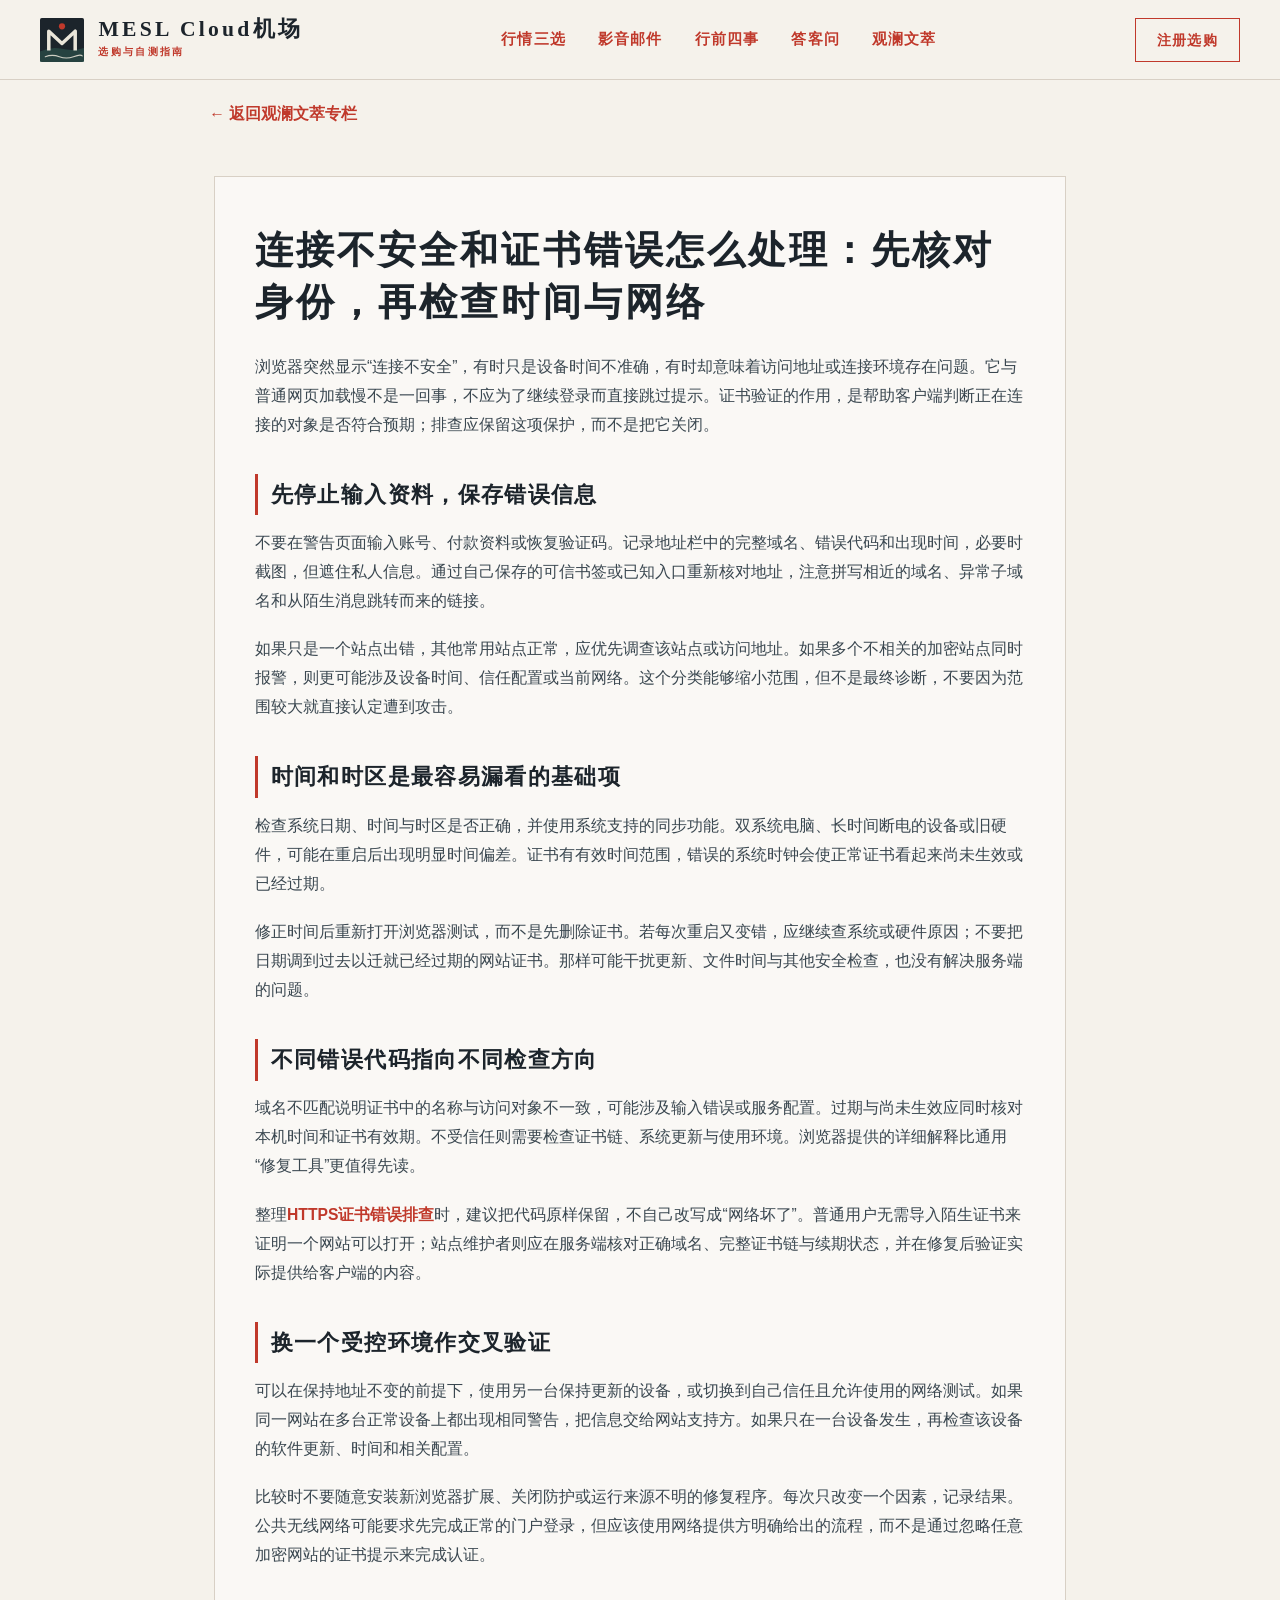
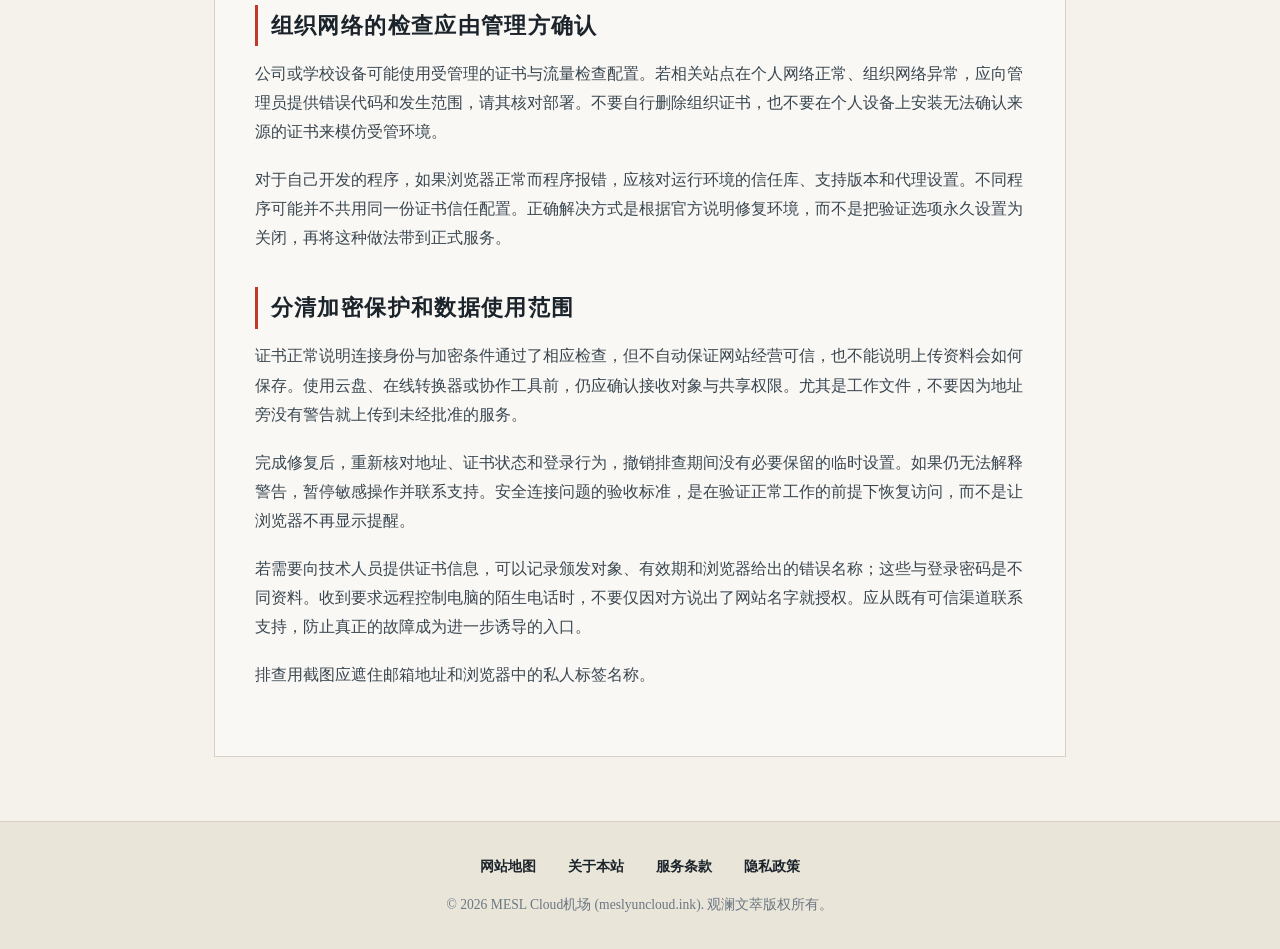
<file: hybrid-cloud-data-sovereignty-privacy.html>
<!DOCTYPE html>

<html lang="zh-CN">
<head>
<meta charset="utf-8"/>
<meta content="width=device-width, initial-scale=1.0" name="viewport"/>
<title>连接不安全和证书错误怎么处理：先核对身份，再检查时间与网络</title>
<meta content="围绕证书警告建立安全排查顺序，解释时间、域名、信任链和组织网络的影响，避免关闭验证或泄露登录信息。" name="description"/>
<style>
    :root {
      --ink-paper: #f5f2eb;
      --ink-paper-dark: #eae5d9;
      --ink-black: #1c242b;
      --ink-slate: #3a4750;
      --ink-muted: #6b7782;
      --ink-vermilion: #c0392b;
      --ink-jade: #2e5b53;
      --ink-border: #d8d0c5;
      --ink-font: "Songti SC", "Source Han Serif CN", serif, system-ui;
      --ink-sans: -apple-system, BlinkMacSystemFont, "PingFang SC", sans-serif;
    }
    * { box-sizing: border-box; margin: 0; padding: 0; }
    body { background: var(--ink-paper); color: var(--ink-black); font-family: var(--ink-sans); line-height: 1.85; }
    a, a:visited { color: var(--ink-vermilion) !important; text-decoration: none; font-weight: 700; }
    a:hover { color: #962d22 !important; text-decoration: underline; }

    .ink-header { background: var(--ink-paper); border-bottom: 1px solid var(--ink-border); padding: 1.1rem 2rem; position: sticky; top: 0; z-index: 100; }
    .header-inner { max-width: 900px; margin: 0 auto; display: flex; justify-content: space-between; align-items: center; }
    .brand-title { font-family: var(--ink-font); font-weight: 900; font-size: 1.25rem; color: var(--ink-black) !important; letter-spacing: 0.1em; }
    
    .article-container { max-width: 900px; margin: 3rem auto; padding: 0 1.5rem; }
    .article-card { background: #faf8f5; border: 1px solid var(--ink-border); padding: 3rem 2.5rem; }
    .meta-line { display: flex; gap: 1rem; font-size: 0.8rem; font-family: var(--ink-font); color: var(--ink-muted); margin-bottom: 1.2rem; border-bottom: 1px solid var(--ink-border); padding-bottom: 0.8rem; }
    h1 { font-family: var(--ink-font); font-size: clamp(1.8rem, 3.2vw, 2.4rem); font-weight: 900; letter-spacing: 0.08em; color: var(--ink-black); line-height: 1.35; margin-bottom: 1.4rem; }
    h2 { font-family: var(--ink-font); font-size: 1.4rem; font-weight: 900; letter-spacing: 0.06em; color: var(--ink-black); margin: 2.2rem 0 0.8rem; border-left: 3px solid var(--ink-vermilion); padding-left: 0.8rem; }
    h3 { font-family: var(--ink-font); font-size: 1.15rem; font-weight: 800; color: var(--ink-black); margin: 1.6rem 0 0.6rem; }
    p { margin-bottom: 1.2rem; font-size: 0.98rem; color: var(--ink-slate); }
    .quote-box { background: var(--ink-paper-dark); border-left: 4px solid var(--ink-jade); padding: 1.2rem; margin: 1.5rem 0; font-family: var(--ink-font); color: var(--ink-black); }
    
    .footer-bar { border-top: 1px solid var(--ink-border); padding: 2rem 1.5rem; text-align: center; background: var(--ink-paper-dark); margin-top: 4rem; font-size: 0.85rem; color: var(--ink-muted); font-family: var(--ink-font); }
    .footer-links { display: flex; justify-content: center; gap: 2rem; margin-bottom: 0.8rem; font-weight: 800; }
    .footer-links a { color: var(--ink-black) !important; }
  </style>
<link href="masthead.css" rel="stylesheet"/>
  <link rel="canonical" href="https://meslyuncloud.ink/hybrid-cloud-data-sovereignty-privacy.html">
</head>
<body>
<nav class="ink-masthead">
<div class="ink-nav-frame">
<a aria-label="MESL Cloud机场选购指南首页" class="ink-emblem-wrap" href="index.html">
<svg aria-label="MESL Cloud机场徽标" class="ink-logo-svg" fill="none" role="img" viewbox="0 0 100 100" xmlns="http://www.w3.org/2000/svg">
<rect fill="#1C242B" height="100" rx="4" width="100"></rect>
<path d="M0 76Q25 64 50 70T100 68V100H0Z" fill="#2E5B53" opacity="0.55"></path>
<polyline fill="none" points="20,74 20,30 50,58 80,30 80,74" stroke="#EAE5D9" stroke-linejoin="round" stroke-width="8"></polyline>
<path d="M12 88Q28 82 44 88T76 88T96 86" opacity="0.85" stroke="#EAE5D9" stroke-linecap="round" stroke-width="2.5"></path>
<circle cx="50" cy="19" fill="#C0392B" r="7"></circle>
</svg>
<div class="ink-title-block">
<span class="ink-brand-zh">MESL Cloud机场</span>
<span class="ink-brand-en">选购与自测指南</span>
</div>
</a>
<div class="ink-nav-toc">
<a href="index.html#plans">行情三选</a>
<a href="index.html#media">影音邮件</a>
<a href="index.html#strength">行前四事</a>
<a href="index.html#faq">答客问</a>
<a href="chronicles.html">观澜文萃</a>
</div>
<a class="ink-cta-seal" href="https://ww012.twilightaff.com/#/?code=A56DH1Af" rel="nofollow sponsored noopener" target="_blank">
<span>注册选购</span>
</a>
</div>
</nav>
<p class="back-row" style="max-width:900px;margin:1.2rem auto 0;padding:0 1.2rem;font-family:var(--ink-font);font-weight:700"><a href="chronicles.html" >← 返回观澜文萃专栏</a></p>
<main class="article-container">
<article class="article-card"><h1>连接不安全和证书错误怎么处理：先核对身份，再检查时间与网络</h1><div data-swc-article-body="2026-11-16"><p>浏览器突然显示“连接不安全”，有时只是设备时间不准确，有时却意味着访问地址或连接环境存在问题。它与普通网页加载慢不是一回事，不应为了继续登录而直接跳过提示。证书验证的作用，是帮助客户端判断正在连接的对象是否符合预期；排查应保留这项保护，而不是把它关闭。</p>
<h2>先停止输入资料，保存错误信息</h2>
<p>不要在警告页面输入账号、付款资料或恢复验证码。记录地址栏中的完整域名、错误代码和出现时间，必要时截图，但遮住私人信息。通过自己保存的可信书签或已知入口重新核对地址，注意拼写相近的域名、异常子域名和从陌生消息跳转而来的链接。</p>
<p>如果只是一个站点出错，其他常用站点正常，应优先调查该站点或访问地址。如果多个不相关的加密站点同时报警，则更可能涉及设备时间、信任配置或当前网络。这个分类能够缩小范围，但不是最终诊断，不要因为范围较大就直接认定遭到攻击。</p>
<h2>时间和时区是最容易漏看的基础项</h2>
<p>检查系统日期、时间与时区是否正确，并使用系统支持的同步功能。双系统电脑、长时间断电的设备或旧硬件，可能在重启后出现明显时间偏差。证书有有效时间范围，错误的系统时钟会使正常证书看起来尚未生效或已经过期。</p>
<p>修正时间后重新打开浏览器测试，而不是先删除证书。若每次重启又变错，应继续查系统或硬件原因；不要把日期调到过去以迁就已经过期的网站证书。那样可能干扰更新、文件时间与其他安全检查，也没有解决服务端的问题。</p>
<h2>不同错误代码指向不同检查方向</h2>
<p>域名不匹配说明证书中的名称与访问对象不一致，可能涉及输入错误或服务配置。过期与尚未生效应同时核对本机时间和证书有效期。不受信任则需要检查证书链、系统更新与使用环境。浏览器提供的详细解释比通用“修复工具”更值得先读。</p>
<p>整理<a href="https://dajichang.mom/">HTTPS证书错误排查</a>时，建议把代码原样保留，不自己改写成“网络坏了”。普通用户无需导入陌生证书来证明一个网站可以打开；站点维护者则应在服务端核对正确域名、完整证书链与续期状态，并在修复后验证实际提供给客户端的内容。</p>
<h2>换一个受控环境作交叉验证</h2>
<p>可以在保持地址不变的前提下，使用另一台保持更新的设备，或切换到自己信任且允许使用的网络测试。如果同一网站在多台正常设备上都出现相同警告，把信息交给网站支持方。如果只在一台设备发生，再检查该设备的软件更新、时间和相关配置。</p>
<p>比较时不要随意安装新浏览器扩展、关闭防护或运行来源不明的修复程序。每次只改变一个因素，记录结果。公共无线网络可能要求先完成正常的门户登录，但应该使用网络提供方明确给出的流程，而不是通过忽略任意加密网站的证书提示来完成认证。</p>
<h2>组织网络的检查应由管理方确认</h2>
<p>公司或学校设备可能使用受管理的证书与流量检查配置。若相关站点在个人网络正常、组织网络异常，应向管理员提供错误代码和发生范围，请其核对部署。不要自行删除组织证书，也不要在个人设备上安装无法确认来源的证书来模仿受管环境。</p>
<p>对于自己开发的程序，如果浏览器正常而程序报错，应核对运行环境的信任库、支持版本和代理设置。不同程序可能并不共用同一份证书信任配置。正确解决方式是根据官方说明修复环境，而不是把验证选项永久设置为关闭，再将这种做法带到正式服务。</p>
<h2>分清加密保护和数据使用范围</h2>
<p>证书正常说明连接身份与加密条件通过了相应检查，但不自动保证网站经营可信，也不能说明上传资料会如何保存。使用云盘、在线转换器或协作工具前，仍应确认接收对象与共享权限。尤其是工作文件，不要因为地址旁没有警告就上传到未经批准的服务。</p>
<p>完成修复后，重新核对地址、证书状态和登录行为，撤销排查期间没有必要保留的临时设置。如果仍无法解释警告，暂停敏感操作并联系支持。安全连接问题的验收标准，是在验证正常工作的前提下恢复访问，而不是让浏览器不再显示提醒。</p><p>若需要向技术人员提供证书信息，可以记录颁发对象、有效期和浏览器给出的错误名称；这些与登录密码是不同资料。收到要求远程控制电脑的陌生电话时，不要仅因对方说出了网站名字就授权。应从既有可信渠道联系支持，防止真正的故障成为进一步诱导的入口。</p><p>排查用截图应遮住邮箱地址和浏览器中的私人标签名称。</p></div></article>
</main>
<footer class="footer-bar">
<div class="footer-links">
<a href="sitemap.html">网站地图</a>
<a href="about.html">关于本站</a>
<a href="terms.html">服务条款</a>
<a href="privacy.html">隐私政策</a>
</div>
<div>© 2026 MESL Cloud机场 (meslyuncloud.ink). 观澜文萃版权所有。</div>
</footer>
</body>
</html>
</file>
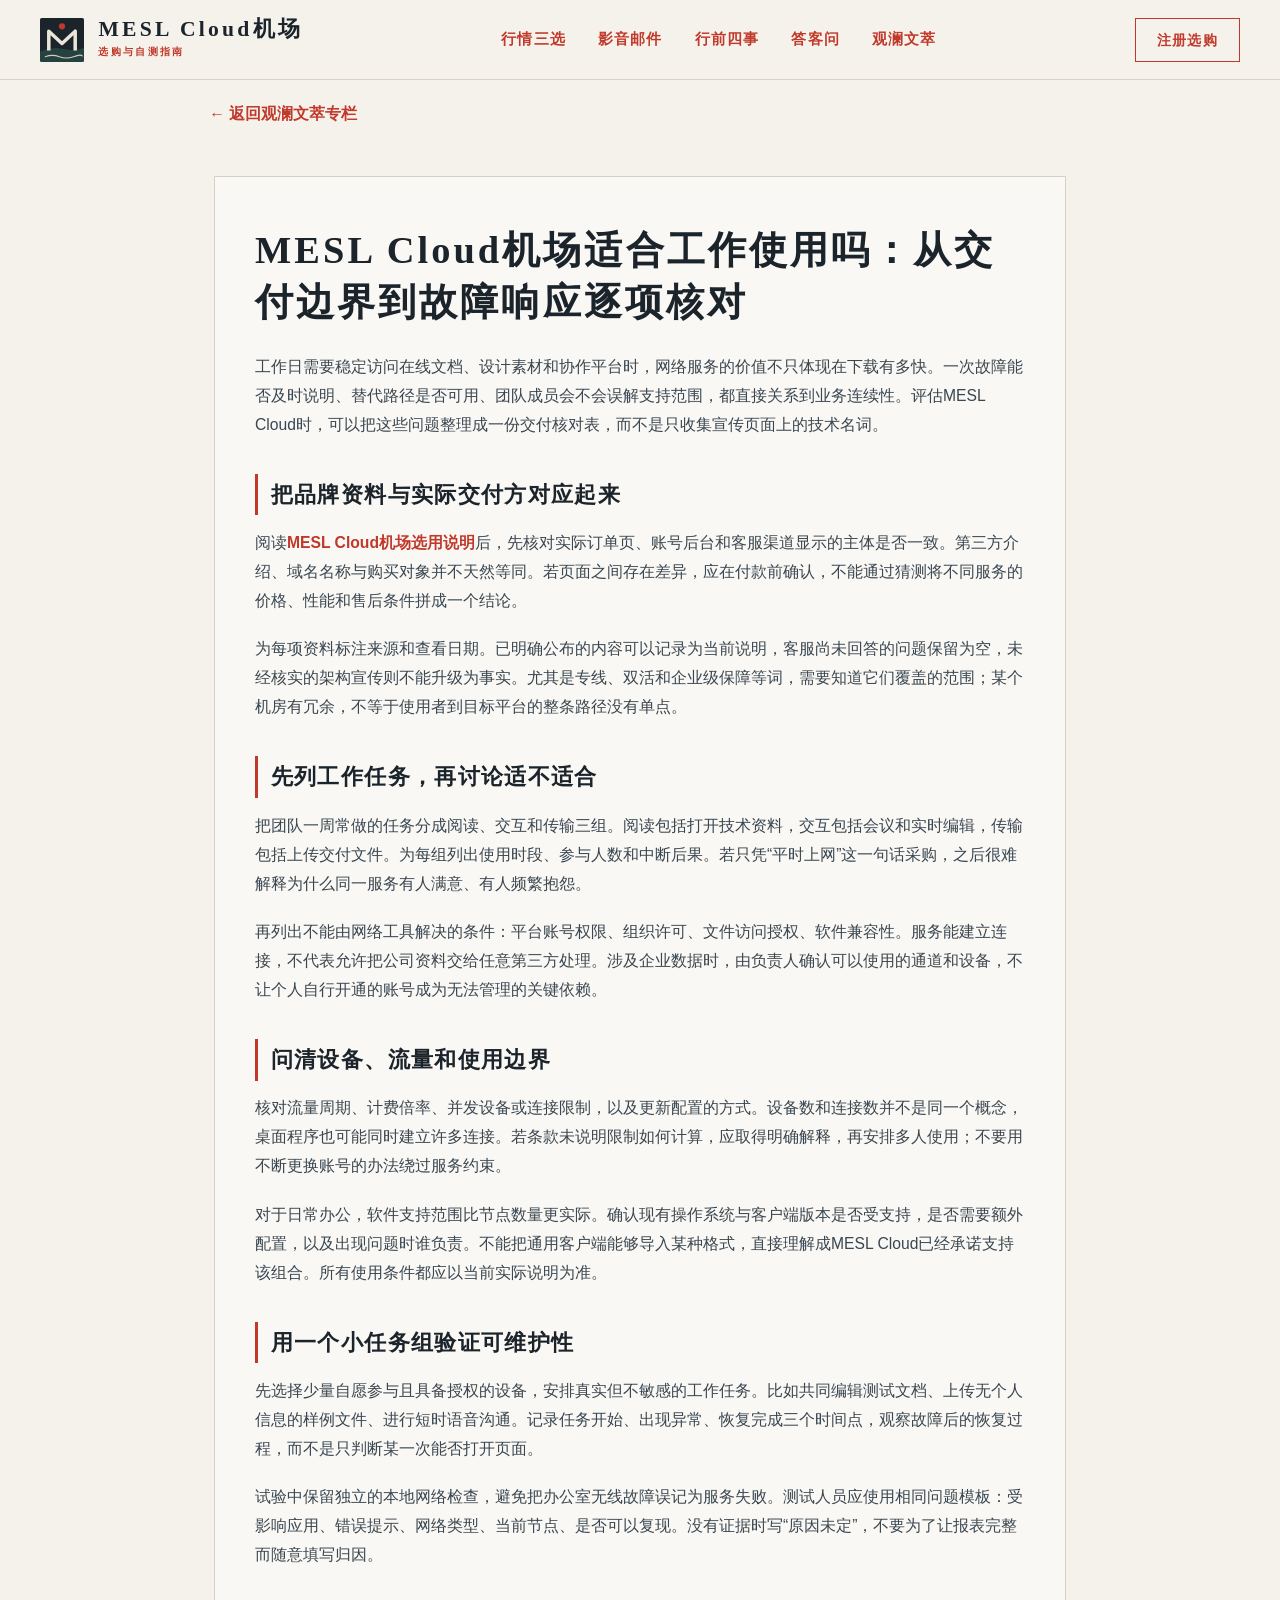
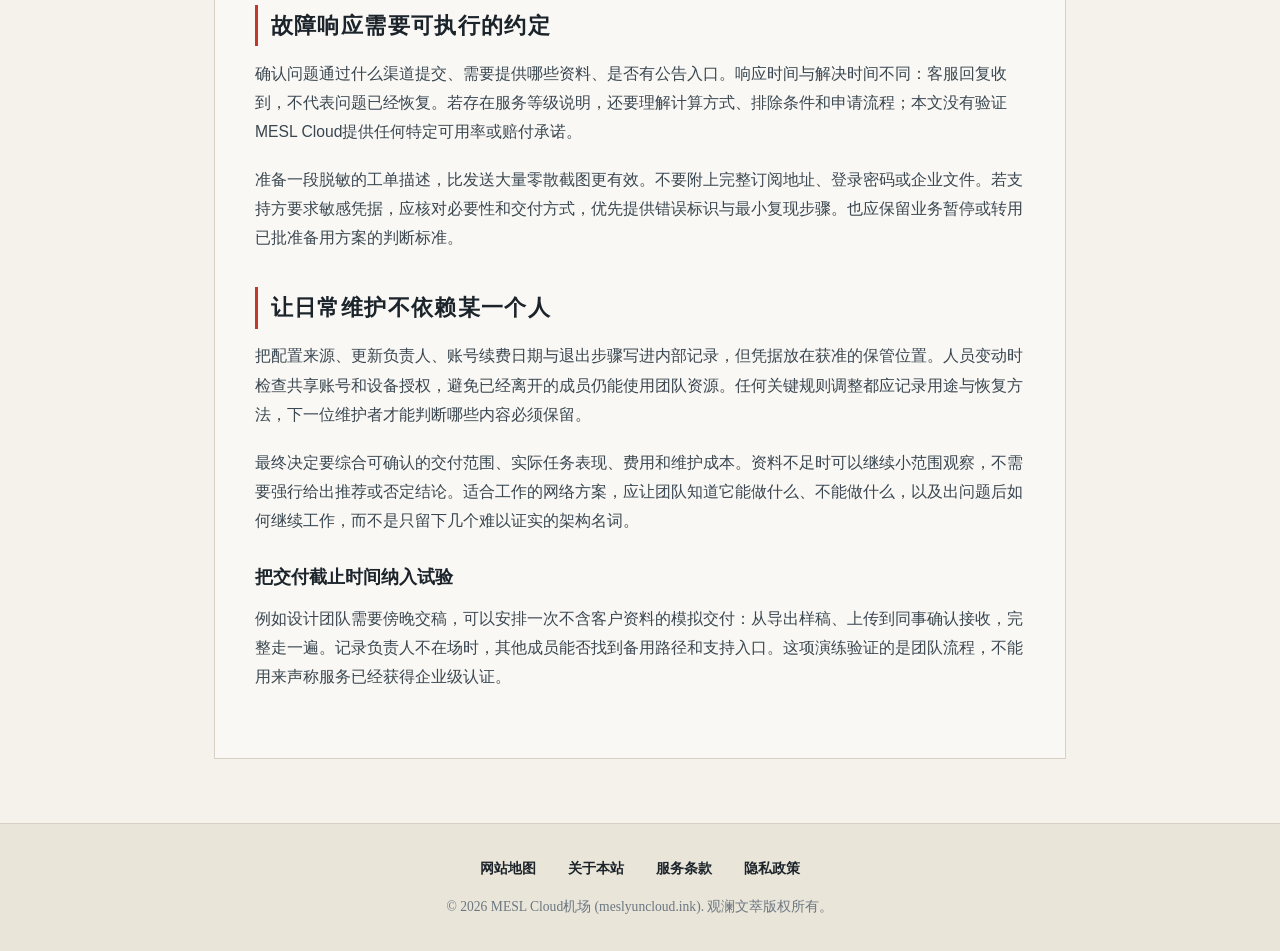
<file: mesl-cloud-enterprise-reliability-audit.html>
<!DOCTYPE html>

<html lang="zh-CN">
<head>
<meta charset="utf-8"/>
<meta content="width=device-width, initial-scale=1.0" name="viewport"/>
<title>MESL Cloud机场适合工作使用吗：从交付边界到故障响应逐项核对</title>
<meta content="为工作场景整理MESL Cloud选用核对表，区分宣传、可验证条件和业务责任，安排小范围验证及故障退出方案。" name="description"/>
<style>
    :root {
      --ink-paper: #f5f2eb;
      --ink-paper-dark: #eae5d9;
      --ink-black: #1c242b;
      --ink-slate: #3a4750;
      --ink-muted: #6b7782;
      --ink-vermilion: #c0392b;
      --ink-jade: #2e5b53;
      --ink-border: #d8d0c5;
      --ink-font: "Songti SC", "Source Han Serif CN", serif, system-ui;
      --ink-sans: -apple-system, BlinkMacSystemFont, "PingFang SC", sans-serif;
    }
    * { box-sizing: border-box; margin: 0; padding: 0; }
    body { background: var(--ink-paper); color: var(--ink-black); font-family: var(--ink-sans); line-height: 1.85; }
    a, a:visited { color: var(--ink-vermilion) !important; text-decoration: none; font-weight: 700; }
    a:hover { color: #962d22 !important; text-decoration: underline; }

    .ink-header { background: var(--ink-paper); border-bottom: 1px solid var(--ink-border); padding: 1.1rem 2rem; position: sticky; top: 0; z-index: 100; }
    .header-inner { max-width: 900px; margin: 0 auto; display: flex; justify-content: space-between; align-items: center; }
    .brand-title { font-family: var(--ink-font); font-weight: 900; font-size: 1.25rem; color: var(--ink-black) !important; letter-spacing: 0.1em; }
    
    .article-container { max-width: 900px; margin: 3rem auto; padding: 0 1.5rem; }
    .article-card { background: #faf8f5; border: 1px solid var(--ink-border); padding: 3rem 2.5rem; }
    .meta-line { display: flex; gap: 1rem; font-size: 0.8rem; font-family: var(--ink-font); color: var(--ink-muted); margin-bottom: 1.2rem; border-bottom: 1px solid var(--ink-border); padding-bottom: 0.8rem; }
    h1 { font-family: var(--ink-font); font-size: clamp(1.8rem, 3.2vw, 2.4rem); font-weight: 900; letter-spacing: 0.08em; color: var(--ink-black); line-height: 1.35; margin-bottom: 1.4rem; }
    h2 { font-family: var(--ink-font); font-size: 1.4rem; font-weight: 900; letter-spacing: 0.06em; color: var(--ink-black); margin: 2.2rem 0 0.8rem; border-left: 3px solid var(--ink-vermilion); padding-left: 0.8rem; }
    h3 { font-family: var(--ink-font); font-size: 1.15rem; font-weight: 800; color: var(--ink-black); margin: 1.6rem 0 0.6rem; }
    p { margin-bottom: 1.2rem; font-size: 0.98rem; color: var(--ink-slate); }
    .quote-box { background: var(--ink-paper-dark); border-left: 4px solid var(--ink-jade); padding: 1.2rem; margin: 1.5rem 0; font-family: var(--ink-font); color: var(--ink-black); }
    
    .footer-bar { border-top: 1px solid var(--ink-border); padding: 2rem 1.5rem; text-align: center; background: var(--ink-paper-dark); margin-top: 4rem; font-size: 0.85rem; color: var(--ink-muted); font-family: var(--ink-font); }
    .footer-links { display: flex; justify-content: center; gap: 2rem; margin-bottom: 0.8rem; font-weight: 800; }
    .footer-links a { color: var(--ink-black) !important; }
  </style>
<link href="masthead.css" rel="stylesheet"/>
  <link rel="canonical" href="https://meslyuncloud.ink/mesl-cloud-enterprise-reliability-audit.html">
</head>
<body>
<nav class="ink-masthead">
<div class="ink-nav-frame">
<a aria-label="MESL Cloud机场选购指南首页" class="ink-emblem-wrap" href="index.html">
<svg aria-label="MESL Cloud机场徽标" class="ink-logo-svg" fill="none" role="img" viewbox="0 0 100 100" xmlns="http://www.w3.org/2000/svg">
<rect fill="#1C242B" height="100" rx="4" width="100"></rect>
<path d="M0 76Q25 64 50 70T100 68V100H0Z" fill="#2E5B53" opacity="0.55"></path>
<polyline fill="none" points="20,74 20,30 50,58 80,30 80,74" stroke="#EAE5D9" stroke-linejoin="round" stroke-width="8"></polyline>
<path d="M12 88Q28 82 44 88T76 88T96 86" opacity="0.85" stroke="#EAE5D9" stroke-linecap="round" stroke-width="2.5"></path>
<circle cx="50" cy="19" fill="#C0392B" r="7"></circle>
</svg>
<div class="ink-title-block">
<span class="ink-brand-zh">MESL Cloud机场</span>
<span class="ink-brand-en">选购与自测指南</span>
</div>
</a>
<div class="ink-nav-toc">
<a href="index.html#plans">行情三选</a>
<a href="index.html#media">影音邮件</a>
<a href="index.html#strength">行前四事</a>
<a href="index.html#faq">答客问</a>
<a href="chronicles.html">观澜文萃</a>
</div>
<a class="ink-cta-seal" href="https://ww012.twilightaff.com/#/?code=A56DH1Af" rel="nofollow sponsored noopener" target="_blank">
<span>注册选购</span>
</a>
</div>
</nav>
<p class="back-row" style="max-width:900px;margin:1.2rem auto 0;padding:0 1.2rem;font-family:var(--ink-font);font-weight:700"><a href="chronicles.html" >← 返回观澜文萃专栏</a></p>
<main class="article-container">
<article class="article-card"><h1>MESL Cloud机场适合工作使用吗：从交付边界到故障响应逐项核对</h1><div data-swc-article-body="2026-11-16"><p>工作日需要稳定访问在线文档、设计素材和协作平台时，网络服务的价值不只体现在下载有多快。一次故障能否及时说明、替代路径是否可用、团队成员会不会误解支持范围，都直接关系到业务连续性。评估MESL Cloud时，可以把这些问题整理成一份交付核对表，而不是只收集宣传页面上的技术名词。</p>
<h2>把品牌资料与实际交付方对应起来</h2>
<p>阅读<a href="https://meslyuncloud.ink/">MESL Cloud机场选用说明</a>后，先核对实际订单页、账号后台和客服渠道显示的主体是否一致。第三方介绍、域名名称与购买对象并不天然等同。若页面之间存在差异，应在付款前确认，不能通过猜测将不同服务的价格、性能和售后条件拼成一个结论。</p>
<p>为每项资料标注来源和查看日期。已明确公布的内容可以记录为当前说明，客服尚未回答的问题保留为空，未经核实的架构宣传则不能升级为事实。尤其是专线、双活和企业级保障等词，需要知道它们覆盖的范围；某个机房有冗余，不等于使用者到目标平台的整条路径没有单点。</p>
<h2>先列工作任务，再讨论适不适合</h2>
<p>把团队一周常做的任务分成阅读、交互和传输三组。阅读包括打开技术资料，交互包括会议和实时编辑，传输包括上传交付文件。为每组列出使用时段、参与人数和中断后果。若只凭“平时上网”这一句话采购，之后很难解释为什么同一服务有人满意、有人频繁抱怨。</p>
<p>再列出不能由网络工具解决的条件：平台账号权限、组织许可、文件访问授权、软件兼容性。服务能建立连接，不代表允许把公司资料交给任意第三方处理。涉及企业数据时，由负责人确认可以使用的通道和设备，不让个人自行开通的账号成为无法管理的关键依赖。</p>
<h2>问清设备、流量和使用边界</h2>
<p>核对流量周期、计费倍率、并发设备或连接限制，以及更新配置的方式。设备数和连接数并不是同一个概念，桌面程序也可能同时建立许多连接。若条款未说明限制如何计算，应取得明确解释，再安排多人使用；不要用不断更换账号的办法绕过服务约束。</p>
<p>对于日常办公，软件支持范围比节点数量更实际。确认现有操作系统与客户端版本是否受支持，是否需要额外配置，以及出现问题时谁负责。不能把通用客户端能够导入某种格式，直接理解成MESL Cloud已经承诺支持该组合。所有使用条件都应以当前实际说明为准。</p>
<h2>用一个小任务组验证可维护性</h2>
<p>先选择少量自愿参与且具备授权的设备，安排真实但不敏感的工作任务。比如共同编辑测试文档、上传无个人信息的样例文件、进行短时语音沟通。记录任务开始、出现异常、恢复完成三个时间点，观察故障后的恢复过程，而不是只判断某一次能否打开页面。</p>
<p>试验中保留独立的本地网络检查，避免把办公室无线故障误记为服务失败。测试人员应使用相同问题模板：受影响应用、错误提示、网络类型、当前节点、是否可以复现。没有证据时写“原因未定”，不要为了让报表完整而随意填写归因。</p>
<h2>故障响应需要可执行的约定</h2>
<p>确认问题通过什么渠道提交、需要提供哪些资料、是否有公告入口。响应时间与解决时间不同：客服回复收到，不代表问题已经恢复。若存在服务等级说明，还要理解计算方式、排除条件和申请流程；本文没有验证MESL Cloud提供任何特定可用率或赔付承诺。</p>
<p>准备一段脱敏的工单描述，比发送大量零散截图更有效。不要附上完整订阅地址、登录密码或企业文件。若支持方要求敏感凭据，应核对必要性和交付方式，优先提供错误标识与最小复现步骤。也应保留业务暂停或转用已批准备用方案的判断标准。</p>
<h2>让日常维护不依赖某一个人</h2>
<p>把配置来源、更新负责人、账号续费日期与退出步骤写进内部记录，但凭据放在获准的保管位置。人员变动时检查共享账号和设备授权，避免已经离开的成员仍能使用团队资源。任何关键规则调整都应记录用途与恢复方法，下一位维护者才能判断哪些内容必须保留。</p>
<p>最终决定要综合可确认的交付范围、实际任务表现、费用和维护成本。资料不足时可以继续小范围观察，不需要强行给出推荐或否定结论。适合工作的网络方案，应让团队知道它能做什么、不能做什么，以及出问题后如何继续工作，而不是只留下几个难以证实的架构名词。</p><h3>把交付截止时间纳入试验</h3><p>例如设计团队需要傍晚交稿，可以安排一次不含客户资料的模拟交付：从导出样稿、上传到同事确认接收，完整走一遍。记录负责人不在场时，其他成员能否找到备用路径和支持入口。这项演练验证的是团队流程，不能用来声称服务已经获得企业级认证。</p></div></article>
</main>
<footer class="footer-bar">
<div class="footer-links">
<a href="sitemap.html">网站地图</a>
<a href="about.html">关于本站</a>
<a href="terms.html">服务条款</a>
<a href="privacy.html">隐私政策</a>
</div>
<div>© 2026 MESL Cloud机场 (meslyuncloud.ink). 观澜文萃版权所有。</div>
</footer>
</body>
</html>
</file>
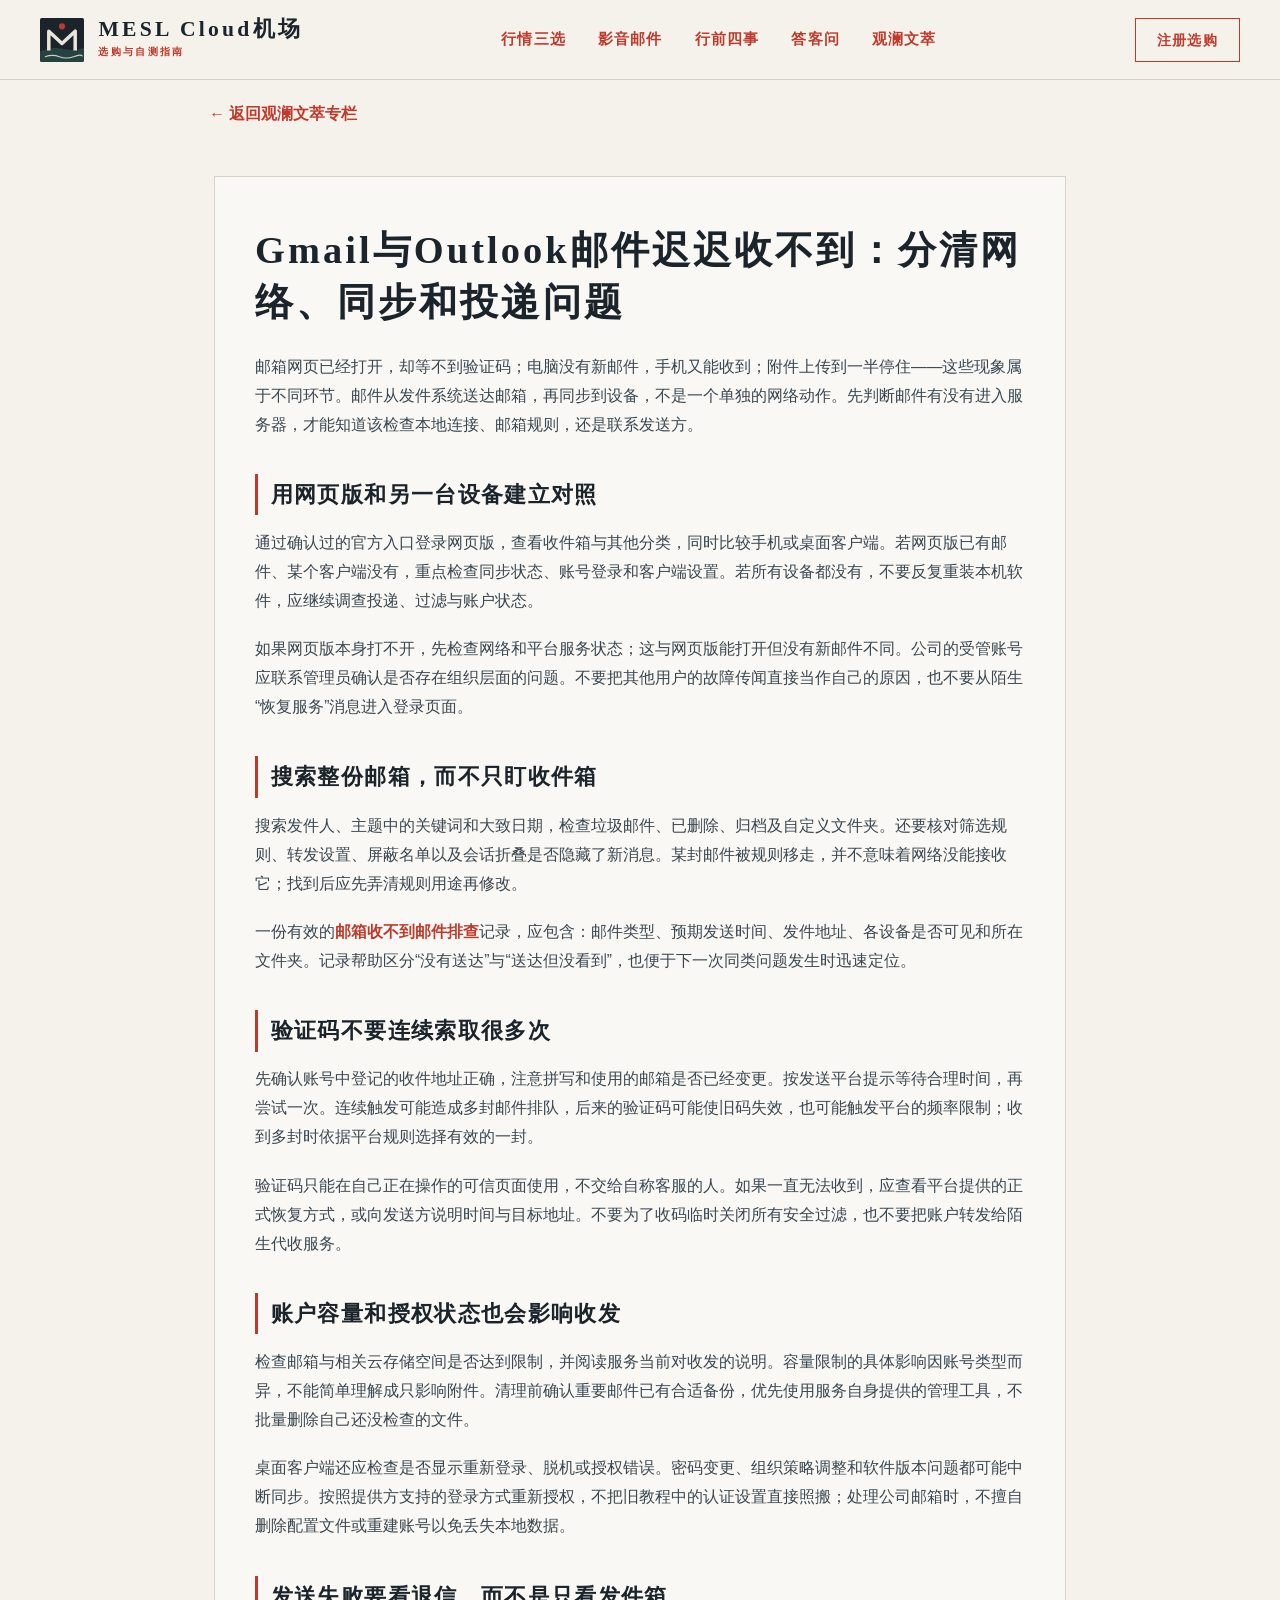
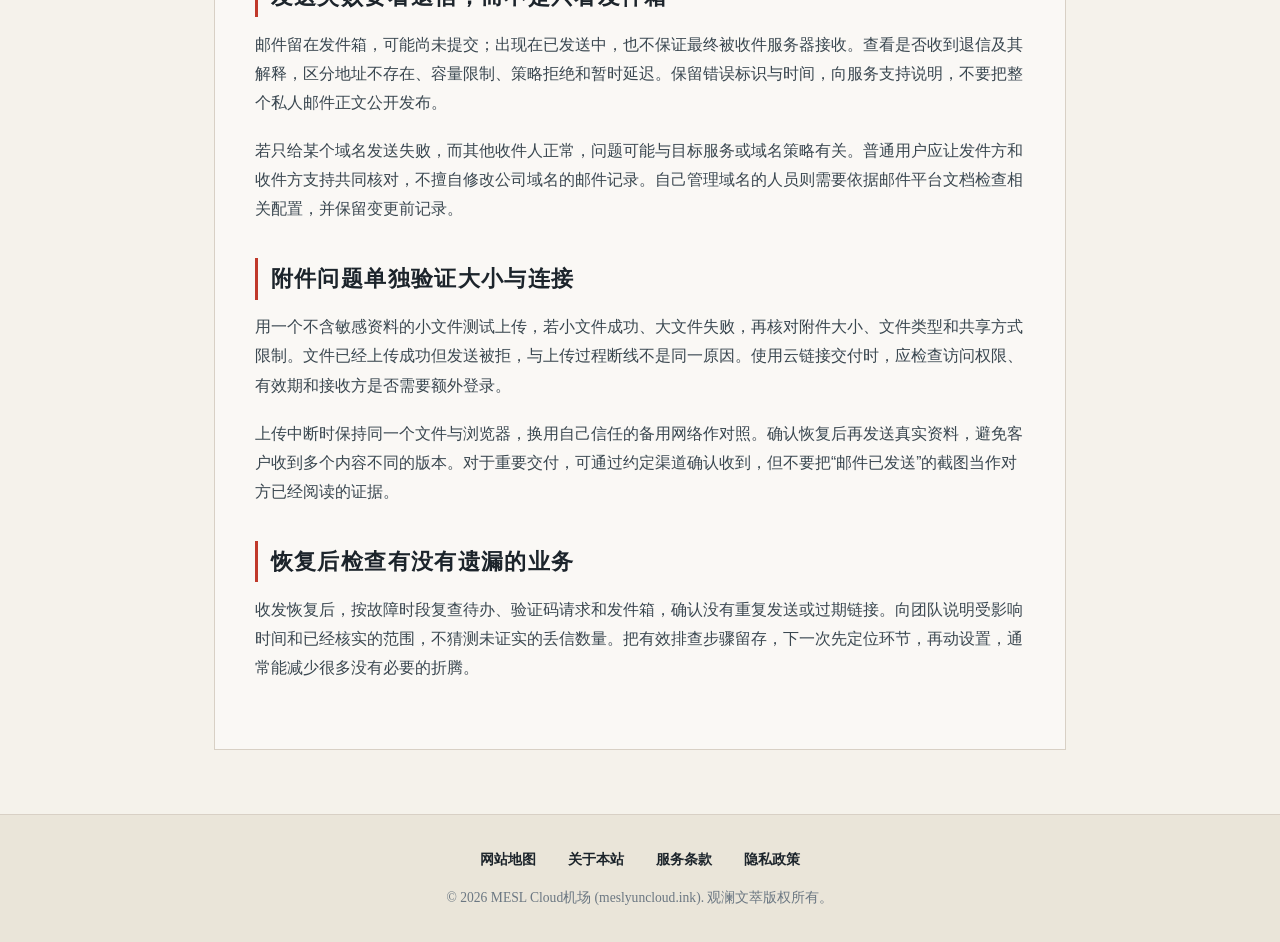
<file: overseas-digital-workplace-connectivity.html>
<!DOCTYPE html>

<html lang="zh-CN">
<head>
<meta charset="utf-8"/>
<meta content="width=device-width, initial-scale=1.0" name="viewport"/>
<title>Gmail与Outlook邮件迟迟收不到：分清网络、同步和投递问题</title>
<meta content="区分网页访问、客户端同步和邮件投递三个环节，按邮件类型与账号状态排查延迟，安全处理验证码和附件问题。" name="description"/>
<style>
    :root {
      --ink-paper: #f5f2eb;
      --ink-paper-dark: #eae5d9;
      --ink-black: #1c242b;
      --ink-slate: #3a4750;
      --ink-muted: #6b7782;
      --ink-vermilion: #c0392b;
      --ink-jade: #2e5b53;
      --ink-border: #d8d0c5;
      --ink-font: "Songti SC", "Source Han Serif CN", serif, system-ui;
      --ink-sans: -apple-system, BlinkMacSystemFont, "PingFang SC", sans-serif;
    }
    * { box-sizing: border-box; margin: 0; padding: 0; }
    body { background: var(--ink-paper); color: var(--ink-black); font-family: var(--ink-sans); line-height: 1.85; }
    a, a:visited { color: var(--ink-vermilion) !important; text-decoration: none; font-weight: 700; }
    a:hover { color: #962d22 !important; text-decoration: underline; }

    .ink-header { background: var(--ink-paper); border-bottom: 1px solid var(--ink-border); padding: 1.1rem 2rem; position: sticky; top: 0; z-index: 100; }
    .header-inner { max-width: 900px; margin: 0 auto; display: flex; justify-content: space-between; align-items: center; }
    .brand-title { font-family: var(--ink-font); font-weight: 900; font-size: 1.25rem; color: var(--ink-black) !important; letter-spacing: 0.1em; }
    
    .article-container { max-width: 900px; margin: 3rem auto; padding: 0 1.5rem; }
    .article-card { background: #faf8f5; border: 1px solid var(--ink-border); padding: 3rem 2.5rem; }
    .meta-line { display: flex; gap: 1rem; font-size: 0.8rem; font-family: var(--ink-font); color: var(--ink-muted); margin-bottom: 1.2rem; border-bottom: 1px solid var(--ink-border); padding-bottom: 0.8rem; }
    h1 { font-family: var(--ink-font); font-size: clamp(1.8rem, 3.2vw, 2.4rem); font-weight: 900; letter-spacing: 0.08em; color: var(--ink-black); line-height: 1.35; margin-bottom: 1.4rem; }
    h2 { font-family: var(--ink-font); font-size: 1.4rem; font-weight: 900; letter-spacing: 0.06em; color: var(--ink-black); margin: 2.2rem 0 0.8rem; border-left: 3px solid var(--ink-vermilion); padding-left: 0.8rem; }
    h3 { font-family: var(--ink-font); font-size: 1.15rem; font-weight: 800; color: var(--ink-black); margin: 1.6rem 0 0.6rem; }
    p { margin-bottom: 1.2rem; font-size: 0.98rem; color: var(--ink-slate); }
    .quote-box { background: var(--ink-paper-dark); border-left: 4px solid var(--ink-jade); padding: 1.2rem; margin: 1.5rem 0; font-family: var(--ink-font); color: var(--ink-black); }
    
    .footer-bar { border-top: 1px solid var(--ink-border); padding: 2rem 1.5rem; text-align: center; background: var(--ink-paper-dark); margin-top: 4rem; font-size: 0.85rem; color: var(--ink-muted); font-family: var(--ink-font); }
    .footer-links { display: flex; justify-content: center; gap: 2rem; margin-bottom: 0.8rem; font-weight: 800; }
    .footer-links a { color: var(--ink-black) !important; }
  </style>
<link href="masthead.css" rel="stylesheet"/>
  <link rel="canonical" href="https://meslyuncloud.ink/overseas-digital-workplace-connectivity.html">
</head>
<body>
<nav class="ink-masthead">
<div class="ink-nav-frame">
<a aria-label="MESL Cloud机场选购指南首页" class="ink-emblem-wrap" href="index.html">
<svg aria-label="MESL Cloud机场徽标" class="ink-logo-svg" fill="none" role="img" viewbox="0 0 100 100" xmlns="http://www.w3.org/2000/svg">
<rect fill="#1C242B" height="100" rx="4" width="100"></rect>
<path d="M0 76Q25 64 50 70T100 68V100H0Z" fill="#2E5B53" opacity="0.55"></path>
<polyline fill="none" points="20,74 20,30 50,58 80,30 80,74" stroke="#EAE5D9" stroke-linejoin="round" stroke-width="8"></polyline>
<path d="M12 88Q28 82 44 88T76 88T96 86" opacity="0.85" stroke="#EAE5D9" stroke-linecap="round" stroke-width="2.5"></path>
<circle cx="50" cy="19" fill="#C0392B" r="7"></circle>
</svg>
<div class="ink-title-block">
<span class="ink-brand-zh">MESL Cloud机场</span>
<span class="ink-brand-en">选购与自测指南</span>
</div>
</a>
<div class="ink-nav-toc">
<a href="index.html#plans">行情三选</a>
<a href="index.html#media">影音邮件</a>
<a href="index.html#strength">行前四事</a>
<a href="index.html#faq">答客问</a>
<a href="chronicles.html">观澜文萃</a>
</div>
<a class="ink-cta-seal" href="https://ww012.twilightaff.com/#/?code=A56DH1Af" rel="nofollow sponsored noopener" target="_blank">
<span>注册选购</span>
</a>
</div>
</nav>
<p class="back-row" style="max-width:900px;margin:1.2rem auto 0;padding:0 1.2rem;font-family:var(--ink-font);font-weight:700"><a href="chronicles.html" >← 返回观澜文萃专栏</a></p>
<main class="article-container">
<article class="article-card"><h1>Gmail与Outlook邮件迟迟收不到：分清网络、同步和投递问题</h1><div data-swc-article-body="2026-11-16"><p>邮箱网页已经打开，却等不到验证码；电脑没有新邮件，手机又能收到；附件上传到一半停住——这些现象属于不同环节。邮件从发件系统送达邮箱，再同步到设备，不是一个单独的网络动作。先判断邮件有没有进入服务器，才能知道该检查本地连接、邮箱规则，还是联系发送方。</p>
<h2>用网页版和另一台设备建立对照</h2>
<p>通过确认过的官方入口登录网页版，查看收件箱与其他分类，同时比较手机或桌面客户端。若网页版已有邮件、某个客户端没有，重点检查同步状态、账号登录和客户端设置。若所有设备都没有，不要反复重装本机软件，应继续调查投递、过滤与账户状态。</p>
<p>如果网页版本身打不开，先检查网络和平台服务状态；这与网页版能打开但没有新邮件不同。公司的受管账号应联系管理员确认是否存在组织层面的问题。不要把其他用户的故障传闻直接当作自己的原因，也不要从陌生“恢复服务”消息进入登录页面。</p>
<h2>搜索整份邮箱，而不只盯收件箱</h2>
<p>搜索发件人、主题中的关键词和大致日期，检查垃圾邮件、已删除、归档及自定义文件夹。还要核对筛选规则、转发设置、屏蔽名单以及会话折叠是否隐藏了新消息。某封邮件被规则移走，并不意味着网络没能接收它；找到后应先弄清规则用途再修改。</p>
<p>一份有效的<a href="https://dajichang.mom/">邮箱收不到邮件排查</a>记录，应包含：邮件类型、预期发送时间、发件地址、各设备是否可见和所在文件夹。记录帮助区分“没有送达”与“送达但没看到”，也便于下一次同类问题发生时迅速定位。</p>
<h2>验证码不要连续索取很多次</h2>
<p>先确认账号中登记的收件地址正确，注意拼写和使用的邮箱是否已经变更。按发送平台提示等待合理时间，再尝试一次。连续触发可能造成多封邮件排队，后来的验证码可能使旧码失效，也可能触发平台的频率限制；收到多封时依据平台规则选择有效的一封。</p>
<p>验证码只能在自己正在操作的可信页面使用，不交给自称客服的人。如果一直无法收到，应查看平台提供的正式恢复方式，或向发送方说明时间与目标地址。不要为了收码临时关闭所有安全过滤，也不要把账户转发给陌生代收服务。</p>
<h2>账户容量和授权状态也会影响收发</h2>
<p>检查邮箱与相关云存储空间是否达到限制，并阅读服务当前对收发的说明。容量限制的具体影响因账号类型而异，不能简单理解成只影响附件。清理前确认重要邮件已有合适备份，优先使用服务自身提供的管理工具，不批量删除自己还没检查的文件。</p>
<p>桌面客户端还应检查是否显示重新登录、脱机或授权错误。密码变更、组织策略调整和软件版本问题都可能中断同步。按照提供方支持的登录方式重新授权，不把旧教程中的认证设置直接照搬；处理公司邮箱时，不擅自删除配置文件或重建账号以免丢失本地数据。</p>
<h2>发送失败要看退信，而不是只看发件箱</h2>
<p>邮件留在发件箱，可能尚未提交；出现在已发送中，也不保证最终被收件服务器接收。查看是否收到退信及其解释，区分地址不存在、容量限制、策略拒绝和暂时延迟。保留错误标识与时间，向服务支持说明，不要把整个私人邮件正文公开发布。</p>
<p>若只给某个域名发送失败，而其他收件人正常，问题可能与目标服务或域名策略有关。普通用户应让发件方和收件方支持共同核对，不擅自修改公司域名的邮件记录。自己管理域名的人员则需要依据邮件平台文档检查相关配置，并保留变更前记录。</p>
<h2>附件问题单独验证大小与连接</h2>
<p>用一个不含敏感资料的小文件测试上传，若小文件成功、大文件失败，再核对附件大小、文件类型和共享方式限制。文件已经上传成功但发送被拒，与上传过程断线不是同一原因。使用云链接交付时，应检查访问权限、有效期和接收方是否需要额外登录。</p>
<p>上传中断时保持同一个文件与浏览器，换用自己信任的备用网络作对照。确认恢复后再发送真实资料，避免客户收到多个内容不同的版本。对于重要交付，可通过约定渠道确认收到，但不要把“邮件已发送”的截图当作对方已经阅读的证据。</p>
<h2>恢复后检查有没有遗漏的业务</h2>
<p>收发恢复后，按故障时段复查待办、验证码请求和发件箱，确认没有重复发送或过期链接。向团队说明受影响时间和已经核实的范围，不猜测未证实的丢信数量。把有效排查步骤留存，下一次先定位环节，再动设置，通常能减少很多没有必要的折腾。</p></div></article>
</main>
<footer class="footer-bar">
<div class="footer-links">
<a href="sitemap.html">网站地图</a>
<a href="about.html">关于本站</a>
<a href="terms.html">服务条款</a>
<a href="privacy.html">隐私政策</a>
</div>
<div>© 2026 MESL Cloud机场 (meslyuncloud.ink). 观澜文萃版权所有。</div>
</footer>
</body>
</html>
</file>
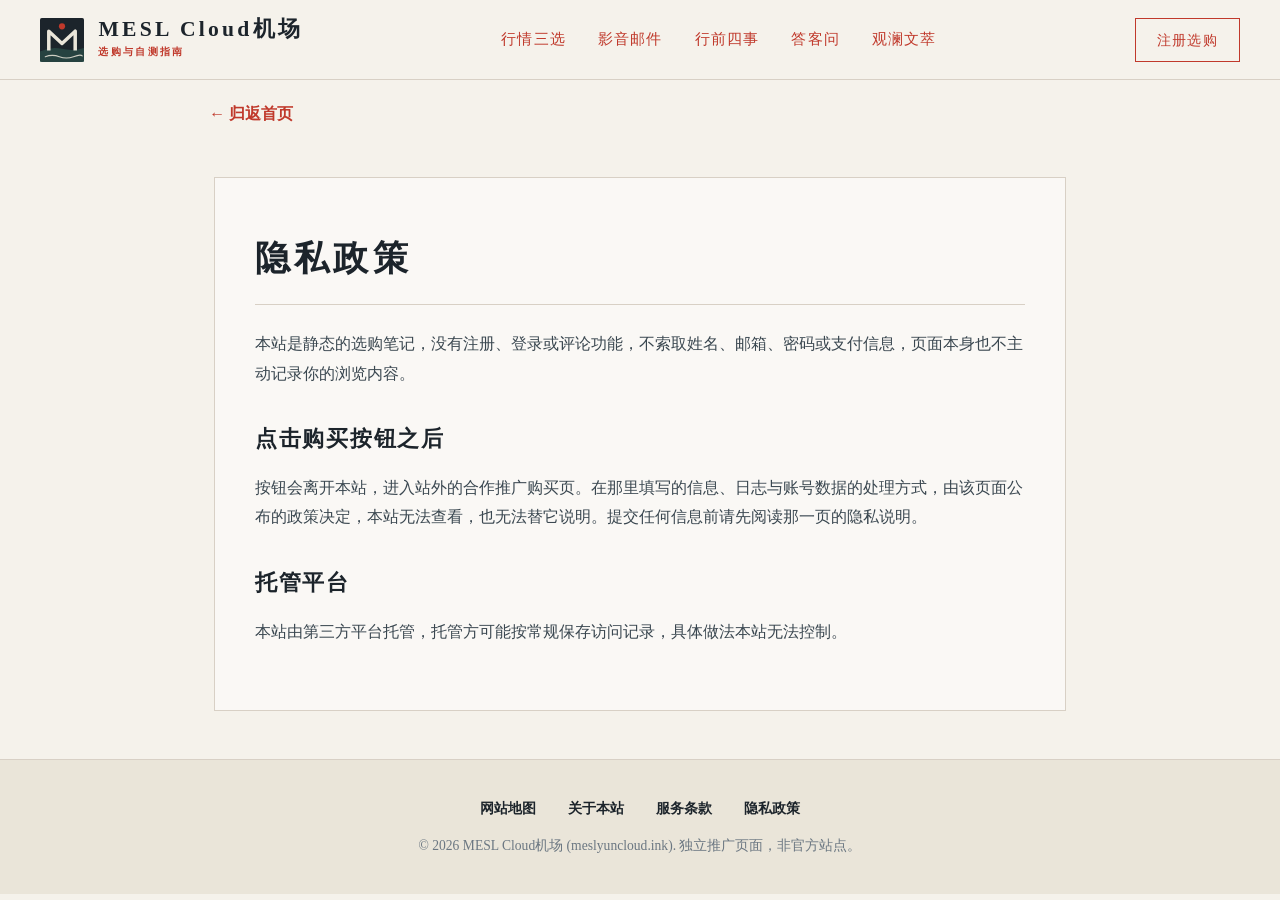
<file: privacy.html>
<!DOCTYPE html>
<html lang="zh-CN">
<head>
  <meta charset="UTF-8">
  <meta name="viewport" content="width=device-width, initial-scale=1.0">
  <title>隐私政策 · MESL Cloud机场</title>
<meta content="MESL Cloud机场选购指南的隐私政策，说明本站收集哪些信息及其用途。" name="description"/>
  <style>
    :root {
      --ink-paper: #f5f2eb;
      --ink-paper-dark: #eae5d9;
      --ink-black: #1c242b;
      --ink-slate: #3a4750;
      --ink-muted: #6b7782;
      --ink-vermilion: #c0392b;
      --ink-jade: #2e5b53;
      --ink-border: #d8d0c5;
      --ink-font: "Songti SC", "Source Han Serif CN", serif, system-ui;
      --ink-sans: -apple-system, BlinkMacSystemFont, "PingFang SC", sans-serif;
    }
    * { box-sizing: border-box; margin: 0; padding: 0; }
    body { background: var(--ink-paper); color: var(--ink-black); font-family: var(--ink-sans); line-height: 1.85; }
    a { color: var(--ink-vermilion); text-decoration: none; }
    .page-header { background: var(--ink-paper); border-bottom: 1px solid var(--ink-border); padding: 1.2rem 2rem; }
    .page-header-inner { max-width: 900px; margin: 0 auto; display: flex; justify-content: space-between; align-items: center; }
    .brand-title { font-family: var(--ink-font); font-weight: 900; font-size: 1.3rem; letter-spacing: 0.1em; color: var(--ink-black); }
    .main-wrap { max-width: 900px; margin: 3rem auto; padding: 0 1.5rem; }
    .content-card { background: #faf8f5; border: 1px solid var(--ink-border); padding: 3rem 2.5rem; }
    h1 { font-family: var(--ink-font); font-size: 2.2rem; font-weight: 900; letter-spacing: 0.12em; color: var(--ink-black); border-bottom: 1px solid var(--ink-border); padding-bottom: 0.8rem; margin-bottom: 1.5rem; }
    h2 { font-family: var(--ink-font); font-size: 1.35rem; font-weight: 900; letter-spacing: 0.08em; color: var(--ink-black); margin: 2rem 0 0.8rem; }
    p { margin-bottom: 1rem; color: var(--ink-slate); }
    .seal-notice { border: 1.5px solid var(--ink-vermilion); background: #fdf5f3; padding: 1.4rem; margin: 1.5rem 0; font-family: var(--ink-font); color: var(--ink-vermilion); font-weight: 800; }
    ul { margin-left: 1.5rem; margin-bottom: 1.2rem; color: var(--ink-slate); }
    li { margin-bottom: 0.4rem; }
    .footer-bar { border-top: 1px solid var(--ink-border); padding: 2.2rem 1.5rem; text-align: center; background: var(--ink-paper-dark); font-family: var(--ink-font); font-size: 0.85rem; color: var(--ink-muted); }
    .footer-nav { display: flex; justify-content: center; gap: 2rem; margin-bottom: 0.8rem; font-weight: 800; }
    .footer-nav a { color: var(--ink-black); }
    .footer-nav a:hover { color: var(--ink-vermilion); }
  </style>
<link href="masthead.css" rel="stylesheet"/>
  <link rel="canonical" href="https://meslyuncloud.ink/privacy.html">
</head>
<body>
  <nav class="ink-masthead">
<div class="ink-nav-frame">
<a aria-label="MESL Cloud机场选购指南首页" class="ink-emblem-wrap" href="index.html">
<svg aria-label="MESL Cloud机场徽标" class="ink-logo-svg" fill="none" role="img" viewbox="0 0 100 100" xmlns="http://www.w3.org/2000/svg">
<rect fill="#1C242B" height="100" rx="4" width="100"></rect>
<path d="M0 76Q25 64 50 70T100 68V100H0Z" fill="#2E5B53" opacity="0.55"></path>
<polyline fill="none" points="20,74 20,30 50,58 80,30 80,74" stroke="#EAE5D9" stroke-linejoin="round" stroke-width="8"></polyline>
<path d="M12 88Q28 82 44 88T76 88T96 86" opacity="0.85" stroke="#EAE5D9" stroke-linecap="round" stroke-width="2.5"></path>
<circle cx="50" cy="19" fill="#C0392B" r="7"></circle>
</svg>
<div class="ink-title-block">
<span class="ink-brand-zh">MESL Cloud机场</span>
<span class="ink-brand-en">选购与自测指南</span>
</div>
</a>
<div class="ink-nav-toc">
<a href="index.html#plans">行情三选</a>
<a href="index.html#media">影音邮件</a>
<a href="index.html#strength">行前四事</a>
<a href="index.html#faq">答客问</a>
<a href="chronicles.html">观澜文萃</a>
</div>
<a class="ink-cta-seal" href="https://ww012.twilightaff.com/#/?code=A56DH1Af" rel="nofollow sponsored noopener" target="_blank">
<span>注册选购</span>
</a>
</div>
</nav>
<p class="back-row" style="max-width:900px;margin:1.2rem auto 0;padding:0 1.2rem;font-family:var(--ink-font);font-weight:700"><a href="index.html" >&larr; 归返首页</a></p>

  <main class="main-wrap">
<article class="content-card">
<h1>隐私政策</h1>
<p>本站是静态的选购笔记，没有注册、登录或评论功能，不索取姓名、邮箱、密码或支付信息，页面本身也不主动记录你的浏览内容。</p>
<h2>点击购买按钮之后</h2>
<p>按钮会离开本站，进入站外的合作推广购买页。在那里填写的信息、日志与账号数据的处理方式，由该页面公布的政策决定，本站无法查看，也无法替它说明。提交任何信息前请先阅读那一页的隐私说明。</p>
<h2>托管平台</h2>
<p>本站由第三方平台托管，托管方可能按常规保存访问记录，具体做法本站无法控制。</p>
</article>
</main>

  <footer class="footer-bar">
    <div class="footer-nav">
      <a href="sitemap.html">网站地图</a>
      <a href="about.html">关于本站</a>
      <a href="terms.html">服务条款</a>
      <a href="privacy.html">隐私政策</a>
    </div>
    <div>&copy; 2026 MESL Cloud机场 (meslyuncloud.ink). 独立推广页面，非官方站点。</div>
  </footer>
</body>
</html>
</file>
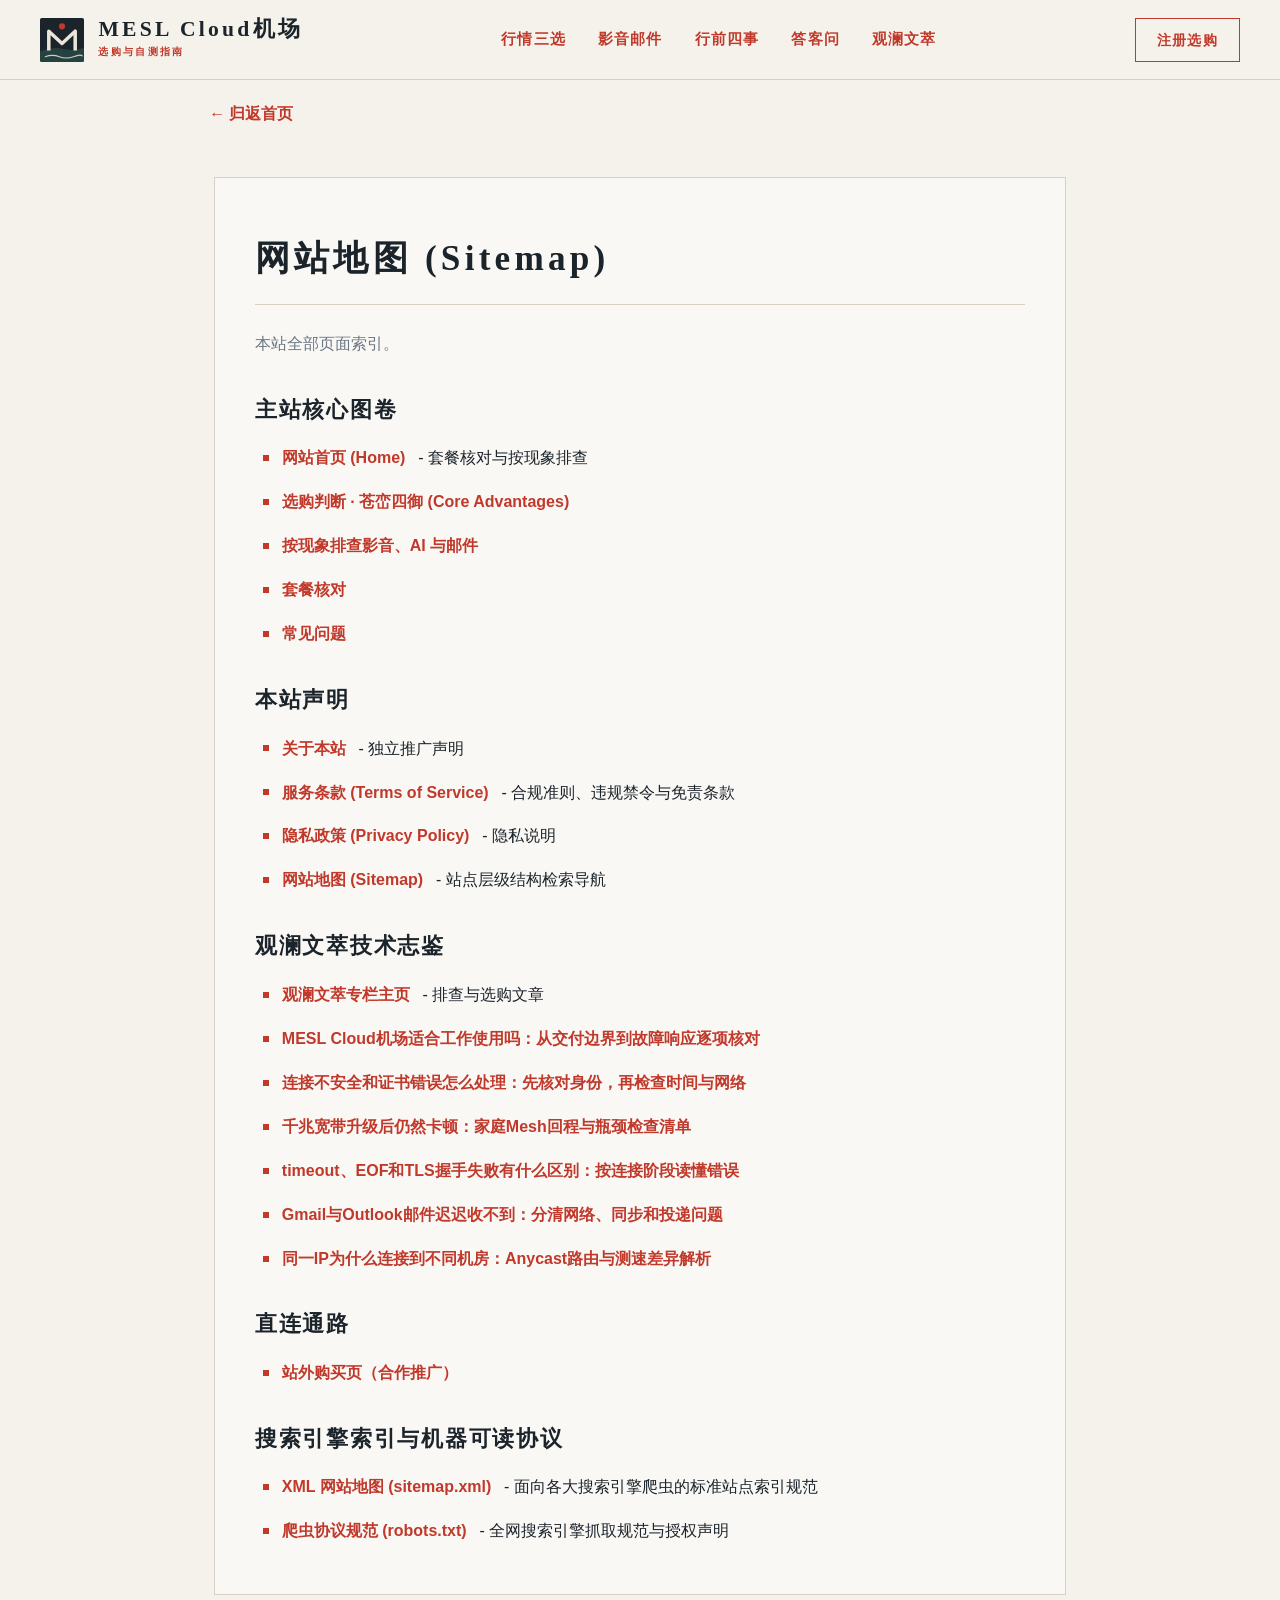
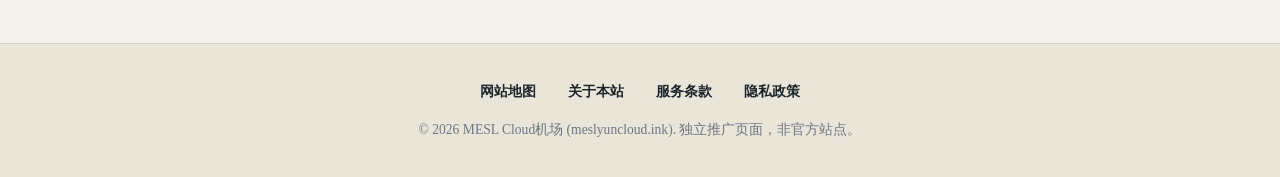
<file: sitemap.html>
<!DOCTYPE html>

<html lang="zh-CN">
<head>
<meta charset="utf-8"/>
<meta content="width=device-width, initial-scale=1.0" name="viewport"/>
<title>网站地图 · MESL Cloud机场</title>
<meta content="MESL Cloud机场选购指南全站页面索引。" name="description"/>
<style>
    :root {
      --ink-paper: #f5f2eb;
      --ink-paper-dark: #eae5d9;
      --ink-black: #1c242b;
      --ink-slate: #3a4750;
      --ink-muted: #6b7782;
      --ink-vermilion: #c0392b;
      --ink-jade: #2e5b53;
      --ink-border: #d8d0c5;
      --ink-font: "Songti SC", "Source Han Serif CN", serif, system-ui;
      --ink-sans: -apple-system, BlinkMacSystemFont, "PingFang SC", sans-serif;
    }
    * { box-sizing: border-box; margin: 0; padding: 0; }
    body { background: var(--ink-paper); color: var(--ink-black); font-family: var(--ink-sans); line-height: 1.85; }
    a { color: var(--ink-vermilion); text-decoration: none; font-weight: 700; }
    a:hover { text-decoration: underline; }
    .page-header { background: var(--ink-paper); border-bottom: 1px solid var(--ink-border); padding: 1.2rem 2rem; }
    .page-header-inner { max-width: 900px; margin: 0 auto; display: flex; justify-content: space-between; align-items: center; }
    .brand-title { font-family: var(--ink-font); font-weight: 900; font-size: 1.3rem; letter-spacing: 0.1em; color: var(--ink-black); }
    .main-wrap { max-width: 900px; margin: 3rem auto; padding: 0 1.5rem; }
    .content-card { background: #faf8f5; border: 1px solid var(--ink-border); padding: 3rem 2.5rem; }
    h1 { font-family: var(--ink-font); font-size: 2.2rem; font-weight: 900; letter-spacing: 0.12em; color: var(--ink-black); border-bottom: 1px solid var(--ink-border); padding-bottom: 0.8rem; margin-bottom: 1.5rem; }
    h2 { font-family: var(--ink-font); font-size: 1.35rem; font-weight: 900; letter-spacing: 0.08em; color: var(--ink-black); margin: 2rem 0 0.8rem; }
    .sitemap-list { list-style: none; display: grid; gap: 0.9rem; padding-left: 0.5rem; }
    .sitemap-list li { display: flex; align-items: center; gap: 0.8rem; }
    .sitemap-stamp { width: 6px; height: 6px; background: var(--ink-vermilion); }
    .footer-bar { border-top: 1px solid var(--ink-border); padding: 2.2rem 1.5rem; text-align: center; background: var(--ink-paper-dark); font-family: var(--ink-font); font-size: 0.85rem; color: var(--ink-muted); }
    .footer-nav { display: flex; justify-content: center; gap: 2rem; margin-bottom: 0.8rem; font-weight: 800; }
    .footer-nav a { color: var(--ink-black); }
    .footer-nav a:hover { color: var(--ink-vermilion); }
  </style>
<link href="masthead.css" rel="stylesheet"/>
  <link rel="canonical" href="https://meslyuncloud.ink/sitemap.html">
</head>
<body>
<nav class="ink-masthead">
<div class="ink-nav-frame">
<a aria-label="MESL Cloud机场选购指南首页" class="ink-emblem-wrap" href="index.html">
<svg aria-label="MESL Cloud机场徽标" class="ink-logo-svg" fill="none" role="img" viewbox="0 0 100 100" xmlns="http://www.w3.org/2000/svg">
<rect fill="#1C242B" height="100" rx="4" width="100"></rect>
<path d="M0 76Q25 64 50 70T100 68V100H0Z" fill="#2E5B53" opacity="0.55"></path>
<polyline fill="none" points="20,74 20,30 50,58 80,30 80,74" stroke="#EAE5D9" stroke-linejoin="round" stroke-width="8"></polyline>
<path d="M12 88Q28 82 44 88T76 88T96 86" opacity="0.85" stroke="#EAE5D9" stroke-linecap="round" stroke-width="2.5"></path>
<circle cx="50" cy="19" fill="#C0392B" r="7"></circle>
</svg>
<div class="ink-title-block">
<span class="ink-brand-zh">MESL Cloud机场</span>
<span class="ink-brand-en">选购与自测指南</span>
</div>
</a>
<div class="ink-nav-toc">
<a href="index.html#plans">行情三选</a>
<a href="index.html#media">影音邮件</a>
<a href="index.html#strength">行前四事</a>
<a href="index.html#faq">答客问</a>
<a href="chronicles.html">观澜文萃</a>
</div>
<a class="ink-cta-seal" href="https://ww012.twilightaff.com/#/?code=A56DH1Af" rel="nofollow sponsored noopener" target="_blank">
<span>注册选购</span>
</a>
</div>
</nav>
<p class="back-row" style="max-width:900px;margin:1.2rem auto 0;padding:0 1.2rem;font-family:var(--ink-font);font-weight:700"><a href="index.html" >← 归返首页</a></p>
<main class="main-wrap">
<article class="content-card">
<h1>网站地图 (Sitemap)</h1>
<p style="color:var(--ink-muted); margin-bottom: 1.5rem;">
        本站全部页面索引。
      </p>
<h2>主站核心图卷</h2>
<ul class="sitemap-list">
<li><span class="sitemap-stamp"></span><a href="index.html">网站首页 (Home)</a> - 套餐核对与按现象排查</li>
<li><span class="sitemap-stamp"></span><a href="index.html#strength">选购判断 · 苍峦四御 (Core Advantages)</a></li>
<li><span class="sitemap-stamp"></span><a href="index.html#media">按现象排查影音、AI 与邮件</a></li>
<li><span class="sitemap-stamp"></span><a href="index.html#plans">套餐核对</a></li>
<li><span class="sitemap-stamp"></span><a href="index.html#faq">常见问题</a></li>
</ul>
<h2>本站声明</h2>
<ul class="sitemap-list">
<li><span class="sitemap-stamp"></span><a href="about.html">关于本站</a> - 独立推广声明</li>
<li><span class="sitemap-stamp"></span><a href="terms.html">服务条款 (Terms of Service)</a> - 合规准则、违规禁令与免责条款</li>
<li><span class="sitemap-stamp"></span><a href="privacy.html">隐私政策 (Privacy Policy)</a> - 隐私说明</li>
<li><span class="sitemap-stamp"></span><a href="sitemap.html">网站地图 (Sitemap)</a> - 站点层级结构检索导航</li>
</ul>
<h2>观澜文萃技术志鉴</h2>
<ul class="sitemap-list">
<li><span class="sitemap-stamp"></span><a href="chronicles.html">观澜文萃专栏主页</a> - 排查与选购文章</li>
<li><span class="sitemap-stamp"></span><a href="mesl-cloud-enterprise-reliability-audit.html">MESL Cloud机场适合工作使用吗：从交付边界到故障响应逐项核对</a></li>
<li><span class="sitemap-stamp"></span><a href="hybrid-cloud-data-sovereignty-privacy.html">连接不安全和证书错误怎么处理：先核对身份，再检查时间与网络</a></li>
<li><span class="sitemap-stamp"></span><a href="high-availability-mesh-topology-case.html">千兆宽带升级后仍然卡顿：家庭Mesh回程与瓶颈检查清单</a></li>
<li><span class="sitemap-stamp"></span><a href="financial-grade-transmission-protocols.html">timeout、EOF和TLS握手失败有什么区别：按连接阶段读懂错误</a></li>
<li><span class="sitemap-stamp"></span><a href="overseas-digital-workplace-connectivity.html">Gmail与Outlook邮件迟迟收不到：分清网络、同步和投递问题</a></li>
<li><span class="sitemap-stamp"></span><a href="bgp-anycast-routing-redundancy-study.html">同一IP为什么连接到不同机房：Anycast路由与测速差异解析</a></li>
</ul>
<h2>直连通路</h2>
<ul class="sitemap-list">
<li><span class="sitemap-stamp"></span><a href="https://ww012.twilightaff.com/#/?code=A56DH1Af" rel="nofollow sponsored noopener" target="_blank">站外购买页（合作推广）</a></li>
</ul>
<h2>搜索引擎索引与机器可读协议</h2>
<ul class="sitemap-list">
<li><span class="sitemap-stamp"></span><a href="sitemap.xml" target="_blank">XML 网站地图 (sitemap.xml)</a> - 面向各大搜索引擎爬虫的标准站点索引规范</li>
<li><span class="sitemap-stamp"></span><a href="robots.txt" target="_blank">爬虫协议规范 (robots.txt)</a> - 全网搜索引擎抓取规范与授权声明</li>
</ul>
</article>
</main>
<footer class="footer-bar">
<div class="footer-nav">
<a href="sitemap.html">网站地图</a>
<a href="about.html">关于本站</a>
<a href="terms.html">服务条款</a>
<a href="privacy.html">隐私政策</a>
</div>
<div>© 2026 MESL Cloud机场 (meslyuncloud.ink). 独立推广页面，非官方站点。</div>
</footer>
</body>
</html>
</file>
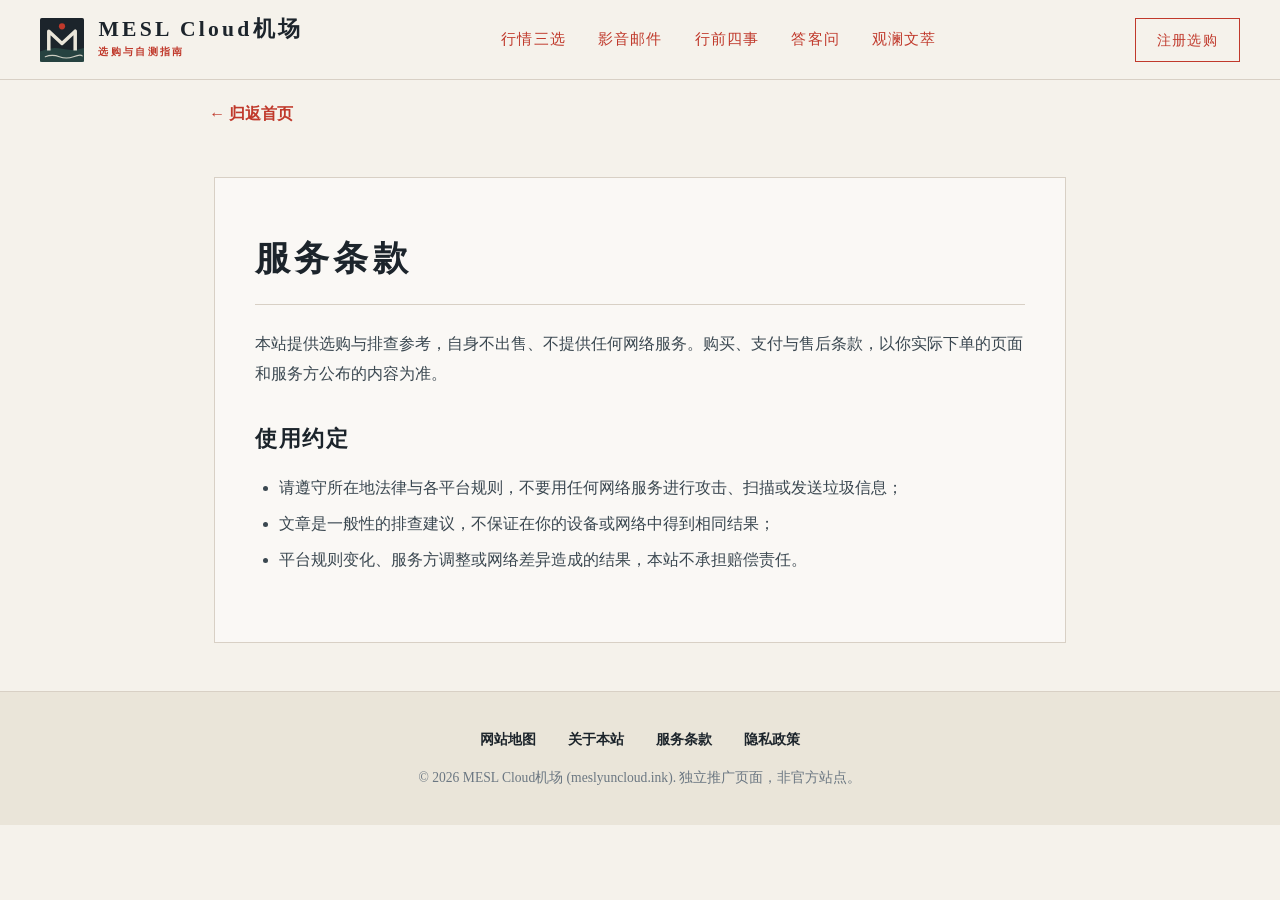
<file: terms.html>
<!DOCTYPE html>
<html lang="zh-CN">
<head>
  <meta charset="UTF-8">
  <meta name="viewport" content="width=device-width, initial-scale=1.0">
  <title>服务条款 · MESL Cloud机场</title>
<meta content="MESL Cloud机场选购指南的服务条款与免责声明。" name="description"/>
  <style>
    :root {
      --ink-paper: #f5f2eb;
      --ink-paper-dark: #eae5d9;
      --ink-black: #1c242b;
      --ink-slate: #3a4750;
      --ink-muted: #6b7782;
      --ink-vermilion: #c0392b;
      --ink-jade: #2e5b53;
      --ink-border: #d8d0c5;
      --ink-font: "Songti SC", "Source Han Serif CN", serif, system-ui;
      --ink-sans: -apple-system, BlinkMacSystemFont, "PingFang SC", sans-serif;
    }
    * { box-sizing: border-box; margin: 0; padding: 0; }
    body { background: var(--ink-paper); color: var(--ink-black); font-family: var(--ink-sans); line-height: 1.85; }
    a { color: var(--ink-vermilion); text-decoration: none; }
    .page-header { background: var(--ink-paper); border-bottom: 1px solid var(--ink-border); padding: 1.2rem 2rem; }
    .page-header-inner { max-width: 900px; margin: 0 auto; display: flex; justify-content: space-between; align-items: center; }
    .brand-title { font-family: var(--ink-font); font-weight: 900; font-size: 1.3rem; letter-spacing: 0.1em; color: var(--ink-black); }
    .main-wrap { max-width: 900px; margin: 3rem auto; padding: 0 1.5rem; }
    .content-card { background: #faf8f5; border: 1px solid var(--ink-border); padding: 3rem 2.5rem; }
    h1 { font-family: var(--ink-font); font-size: 2.2rem; font-weight: 900; letter-spacing: 0.12em; color: var(--ink-black); border-bottom: 1px solid var(--ink-border); padding-bottom: 0.8rem; margin-bottom: 1.5rem; }
    h2 { font-family: var(--ink-font); font-size: 1.35rem; font-weight: 900; letter-spacing: 0.08em; color: var(--ink-black); margin: 2rem 0 0.8rem; }
    p { margin-bottom: 1rem; color: var(--ink-slate); }
    ul { margin-left: 1.5rem; margin-bottom: 1.2rem; color: var(--ink-slate); }
    li { margin-bottom: 0.4rem; }
    .footer-bar { border-top: 1px solid var(--ink-border); padding: 2.2rem 1.5rem; text-align: center; background: var(--ink-paper-dark); font-family: var(--ink-font); font-size: 0.85rem; color: var(--ink-muted); }
    .footer-nav { display: flex; justify-content: center; gap: 2rem; margin-bottom: 0.8rem; font-weight: 800; }
    .footer-nav a { color: var(--ink-black); }
    .footer-nav a:hover { color: var(--ink-vermilion); }
  </style>
<link href="masthead.css" rel="stylesheet"/>
  <link rel="canonical" href="https://meslyuncloud.ink/terms.html">
</head>
<body>
  <nav class="ink-masthead">
<div class="ink-nav-frame">
<a aria-label="MESL Cloud机场选购指南首页" class="ink-emblem-wrap" href="index.html">
<svg aria-label="MESL Cloud机场徽标" class="ink-logo-svg" fill="none" role="img" viewbox="0 0 100 100" xmlns="http://www.w3.org/2000/svg">
<rect fill="#1C242B" height="100" rx="4" width="100"></rect>
<path d="M0 76Q25 64 50 70T100 68V100H0Z" fill="#2E5B53" opacity="0.55"></path>
<polyline fill="none" points="20,74 20,30 50,58 80,30 80,74" stroke="#EAE5D9" stroke-linejoin="round" stroke-width="8"></polyline>
<path d="M12 88Q28 82 44 88T76 88T96 86" opacity="0.85" stroke="#EAE5D9" stroke-linecap="round" stroke-width="2.5"></path>
<circle cx="50" cy="19" fill="#C0392B" r="7"></circle>
</svg>
<div class="ink-title-block">
<span class="ink-brand-zh">MESL Cloud机场</span>
<span class="ink-brand-en">选购与自测指南</span>
</div>
</a>
<div class="ink-nav-toc">
<a href="index.html#plans">行情三选</a>
<a href="index.html#media">影音邮件</a>
<a href="index.html#strength">行前四事</a>
<a href="index.html#faq">答客问</a>
<a href="chronicles.html">观澜文萃</a>
</div>
<a class="ink-cta-seal" href="https://ww012.twilightaff.com/#/?code=A56DH1Af" rel="nofollow sponsored noopener" target="_blank">
<span>注册选购</span>
</a>
</div>
</nav>
<p class="back-row" style="max-width:900px;margin:1.2rem auto 0;padding:0 1.2rem;font-family:var(--ink-font);font-weight:700"><a href="index.html" >&larr; 归返首页</a></p>

  <main class="main-wrap">
<article class="content-card">
<h1>服务条款</h1>
<p>本站提供选购与排查参考，自身不出售、不提供任何网络服务。购买、支付与售后条款，以你实际下单的页面和服务方公布的内容为准。</p>
<h2>使用约定</h2>
<ul><li>请遵守所在地法律与各平台规则，不要用任何网络服务进行攻击、扫描或发送垃圾信息；</li><li>文章是一般性的排查建议，不保证在你的设备或网络中得到相同结果；</li><li>平台规则变化、服务方调整或网络差异造成的结果，本站不承担赔偿责任。</li></ul>
</article>
</main>

  <footer class="footer-bar">
    <div class="footer-nav">
      <a href="sitemap.html">网站地图</a>
      <a href="about.html">关于本站</a>
      <a href="terms.html">服务条款</a>
      <a href="privacy.html">隐私政策</a>
    </div>
    <div>&copy; 2026 MESL Cloud机场 (meslyuncloud.ink). 独立推广页面，非官方站点。</div>
  </footer>
</body>
</html>
</file>
<file: masthead.css>
/* shared masthead: same navigation on every page */
/* Masthead Navigation */
    .ink-masthead {
      border-bottom: 1px solid var(--ink-border);
      padding: 1.1rem 2rem;
      background: rgba(245, 242, 235, 0.98);
      position: sticky;
      top: 0;
      z-index: 100;
    }
    .ink-nav-frame {
      max-width: 1200px;
      margin: 0 auto;
      display: flex;
      justify-content: space-between;
      align-items: center;
    }

    /* Integrated Logo: Mountain Peaks & Vermilion Seal Stamp */
    .ink-emblem-wrap {
      display: flex;
      align-items: center;
      gap: 0.9rem;
    }
    .ink-logo-svg {
      width: 44px;
      height: 44px;
      flex-shrink: 0;
    }
    .ink-title-block {
      display: flex;
      flex-direction: column;
    }
    .ink-brand-zh {
      font-family: var(--ink-font);
      font-size: 1.35rem;
      font-weight: 900;
      letter-spacing: 0.15em;
      color: var(--ink-black);
      line-height: 1.1;
    }
    .ink-brand-en {
      font-size: 0.65rem;
      letter-spacing: 0.22em;
      color: var(--ink-vermilion);
      font-weight: 800;
      text-transform: uppercase;
      font-family: var(--ink-sans);
    }

    .ink-nav-toc {
      display: flex;
      gap: 2rem;
      font-size: 0.92rem;
      font-family: var(--ink-font);
      letter-spacing: 0.08em;
    }
    .ink-nav-toc a:hover {
      color: var(--ink-vermilion);
    }

    .ink-cta-seal,
    .ink-cta-seal:visited {
      display: inline-flex;
      align-items: center;
      justify-content: center;
      border: 1px solid var(--ink-vermilion);
      color: var(--ink-vermilion) !important;
      padding: 0.5rem 1.3rem;
      font-family: var(--ink-font);
      font-size: 0.88rem;
      letter-spacing: 0.1em;
      background: transparent;
      transition: all 0.2s ease;
      min-height: 44px;
    }
    .ink-cta-seal:hover {
      background: var(--ink-vermilion);
      color: #ffffff !important;
    }

    
@media (max-width: 900px) {
  .ink-masthead { padding: 0.5rem 1rem; position: static; }
  .ink-nav-frame { flex-wrap: wrap; gap: 0.75rem 0.5rem; }
  .ink-emblem-wrap { order: 1; }
  .ink-cta-seal { order: 2; padding: 0.3rem 0.7rem; font-size: 0.78rem; min-height: 34px; }
  .ink-nav-toc { order: 3; display: flex; width: 100%; overflow-x: auto; white-space: nowrap; -webkit-overflow-scrolling: touch; gap: 0.6rem; padding: 0.4rem 0 0.1rem; border-top: 1px solid var(--ink-border); scrollbar-width: none; }
  .ink-nav-toc::-webkit-scrollbar { display: none; }
  .ink-nav-toc a { padding: 0.35rem 0.75rem; font-size: 0.82rem; background: var(--ink-paper-dark); border: 1px solid var(--ink-border); flex-shrink: 0; }
}
</file>
